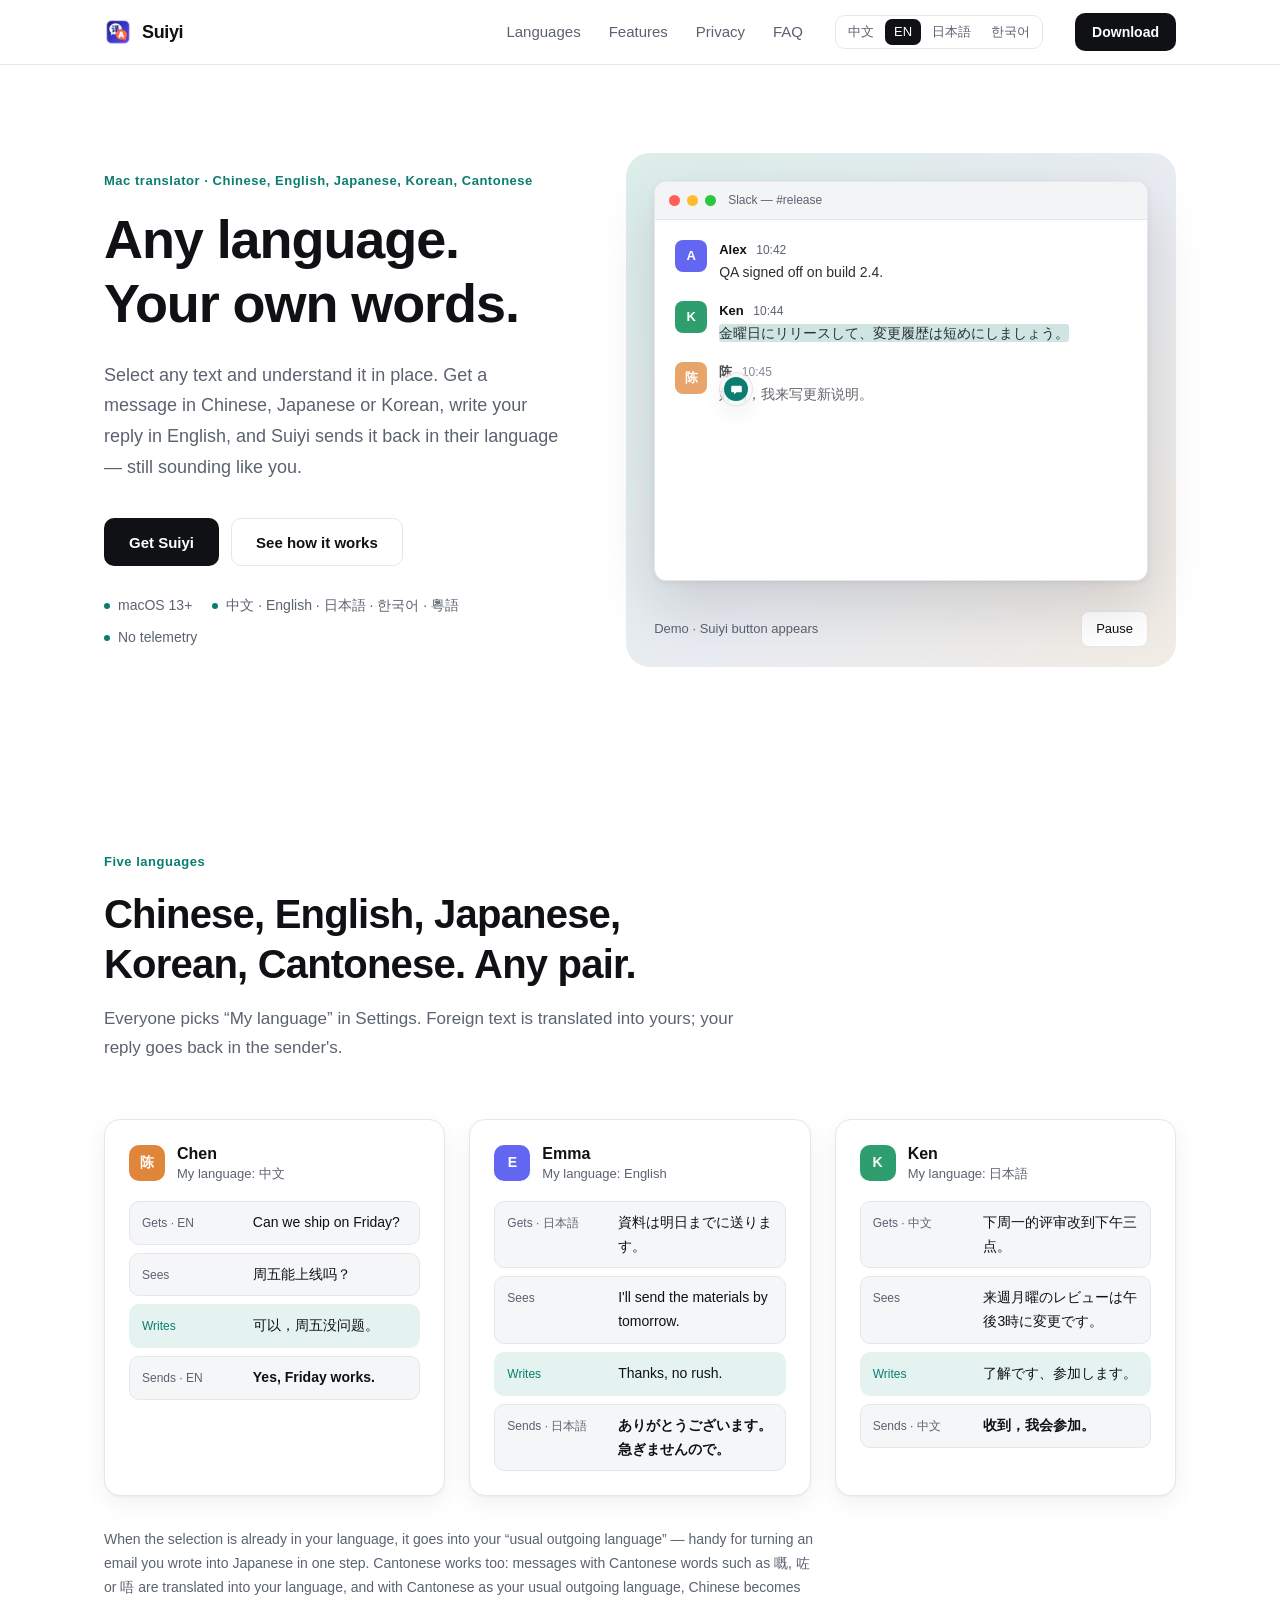
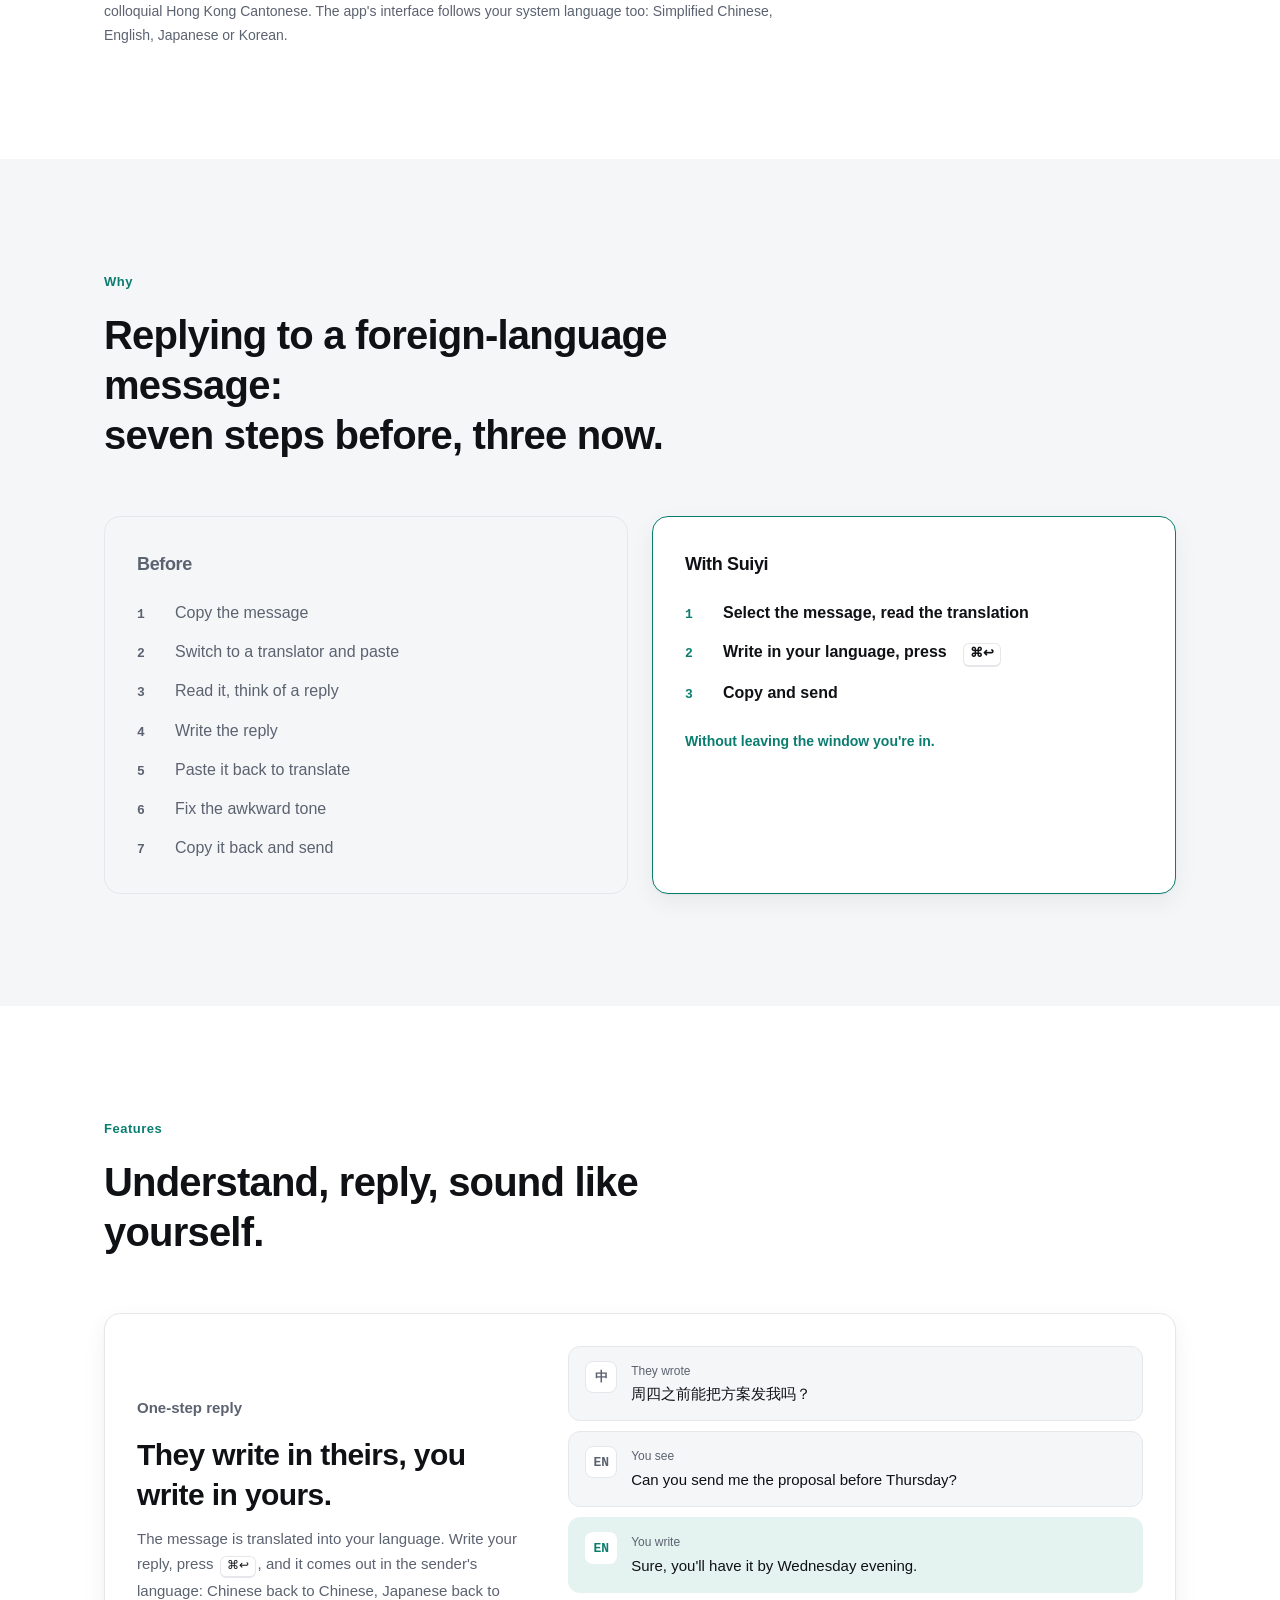
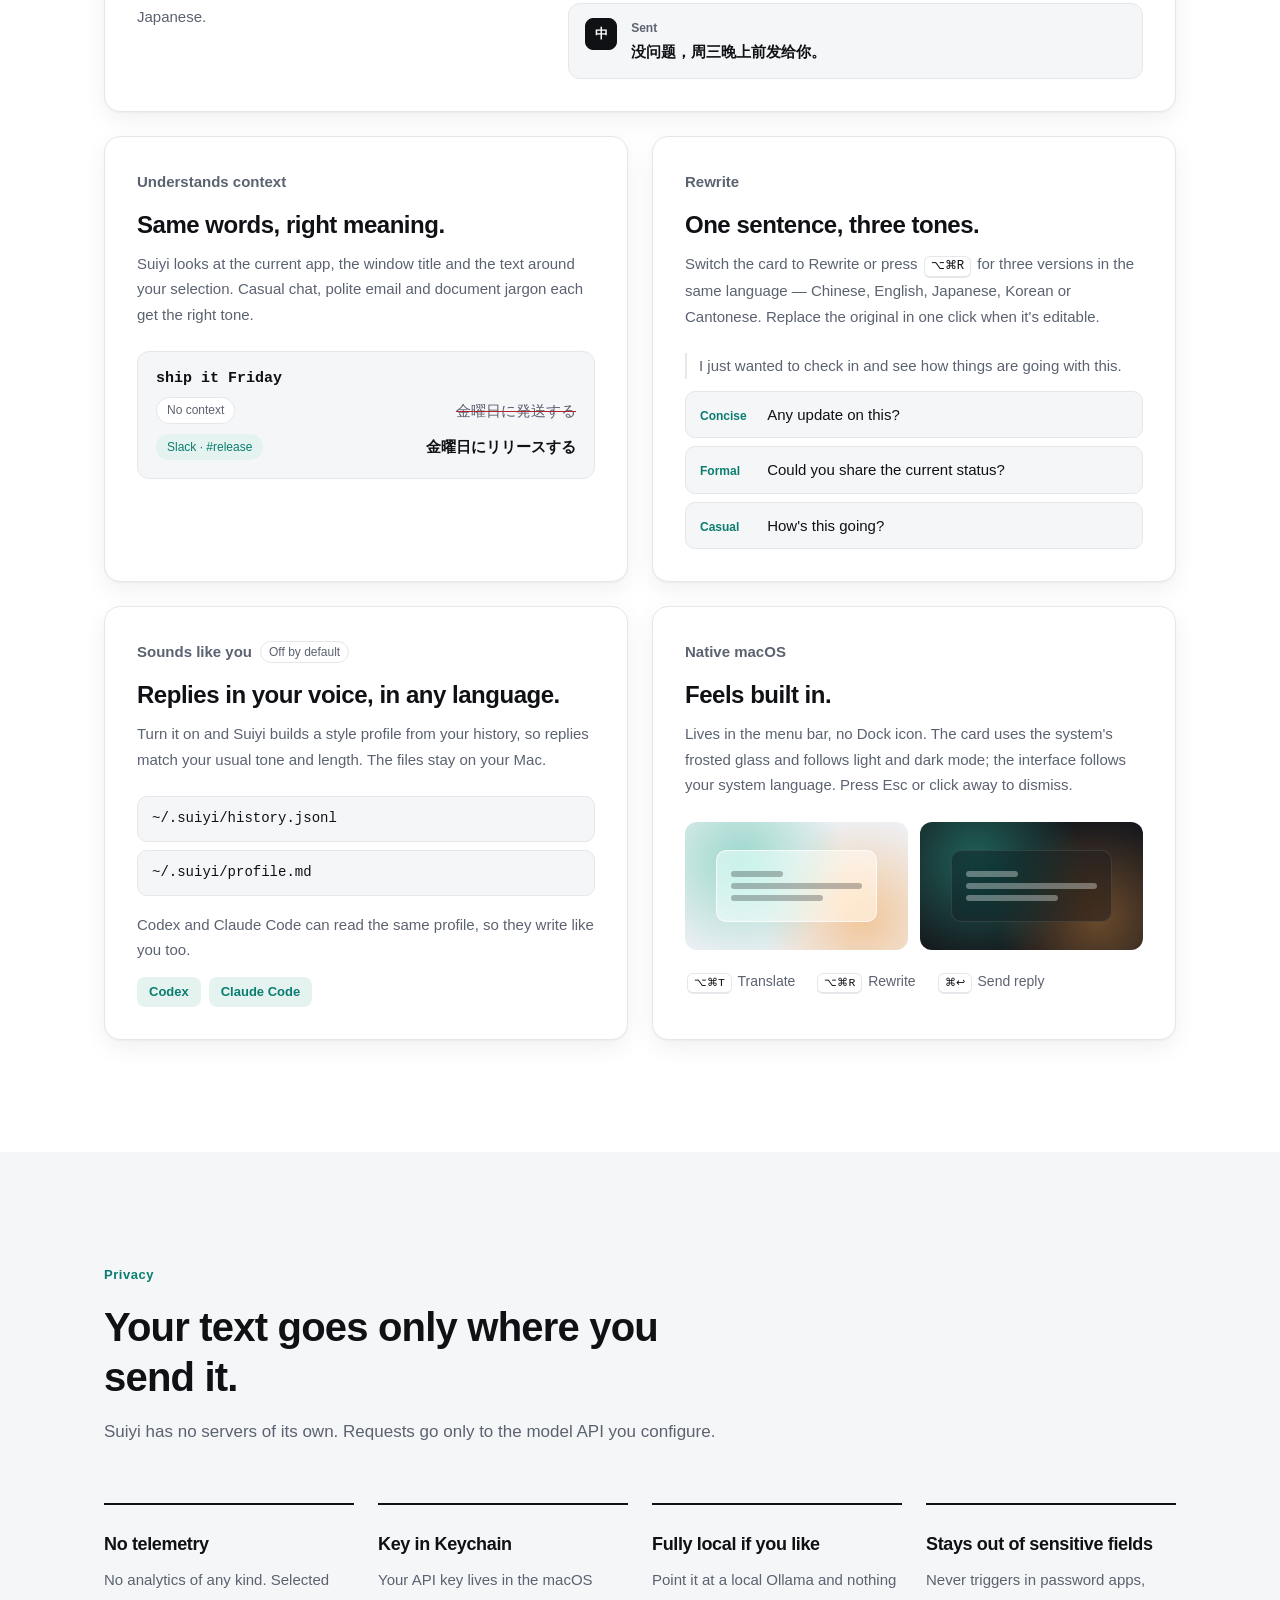
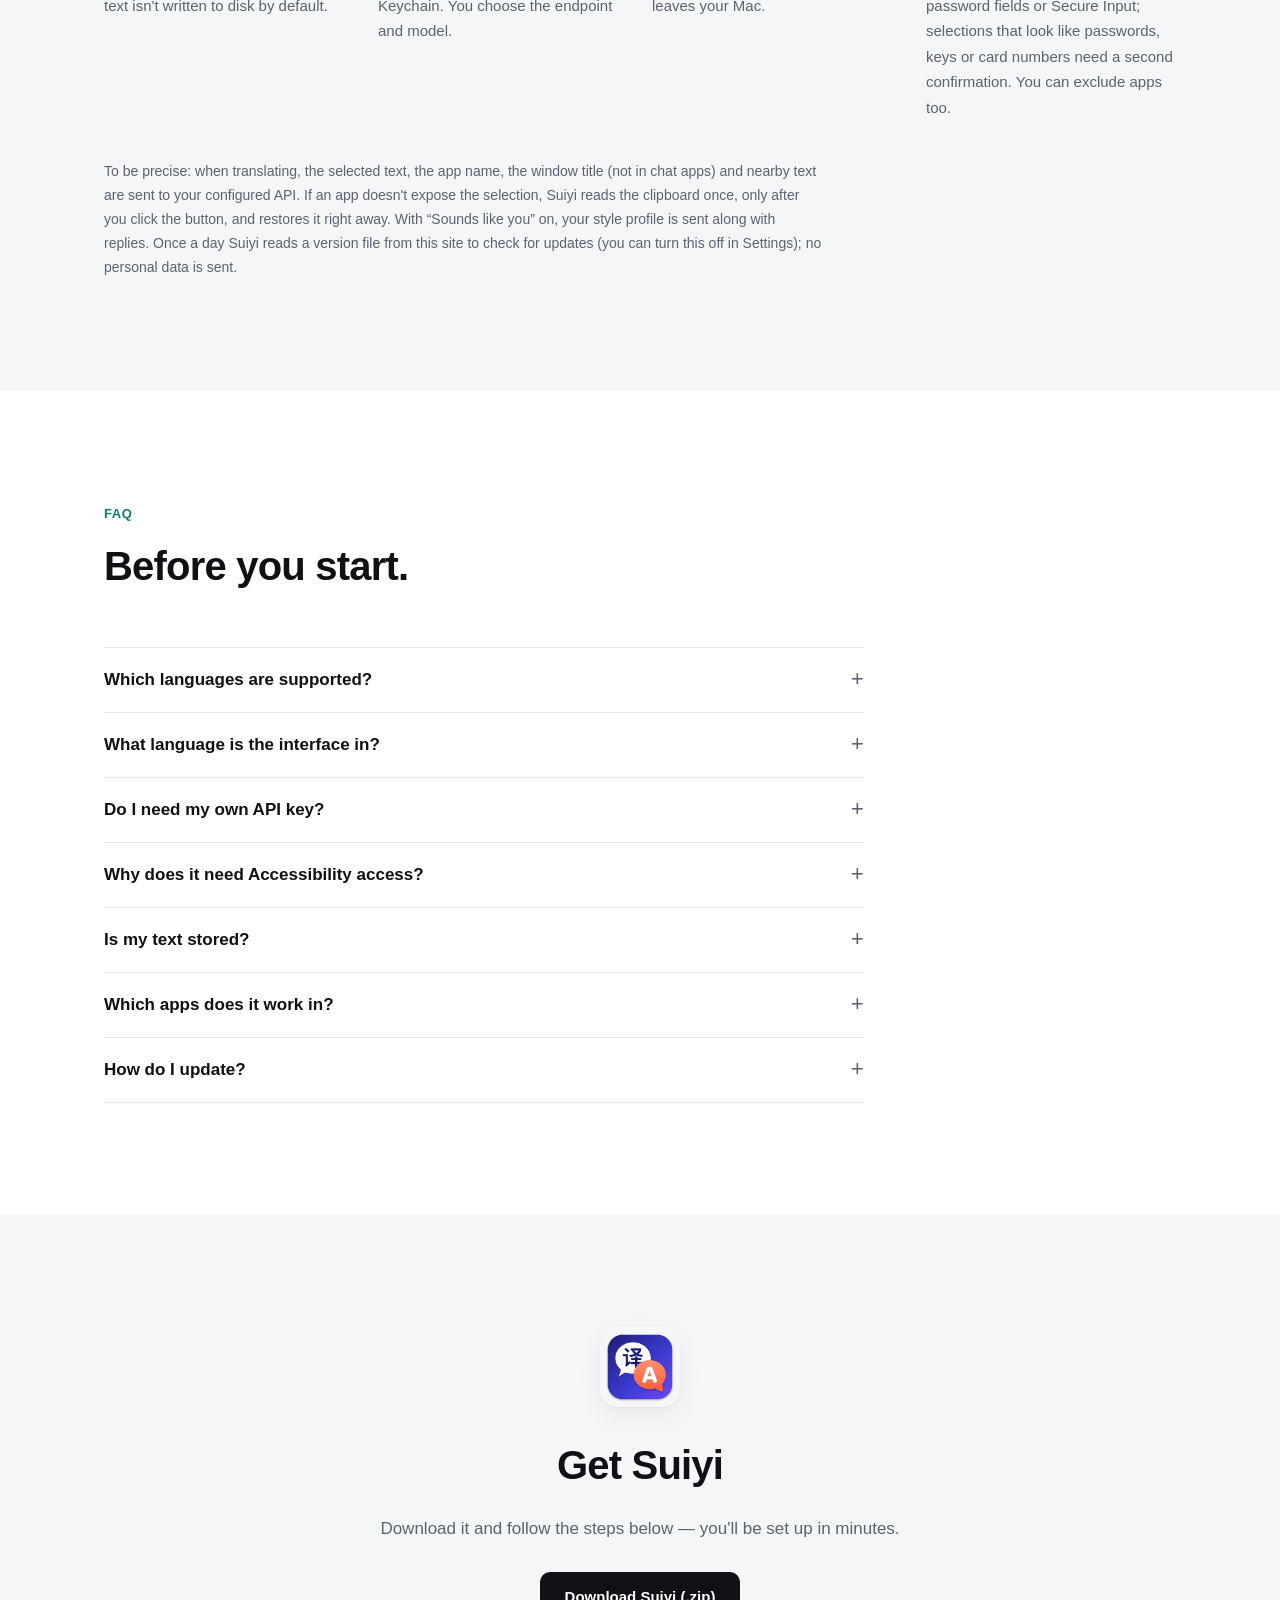
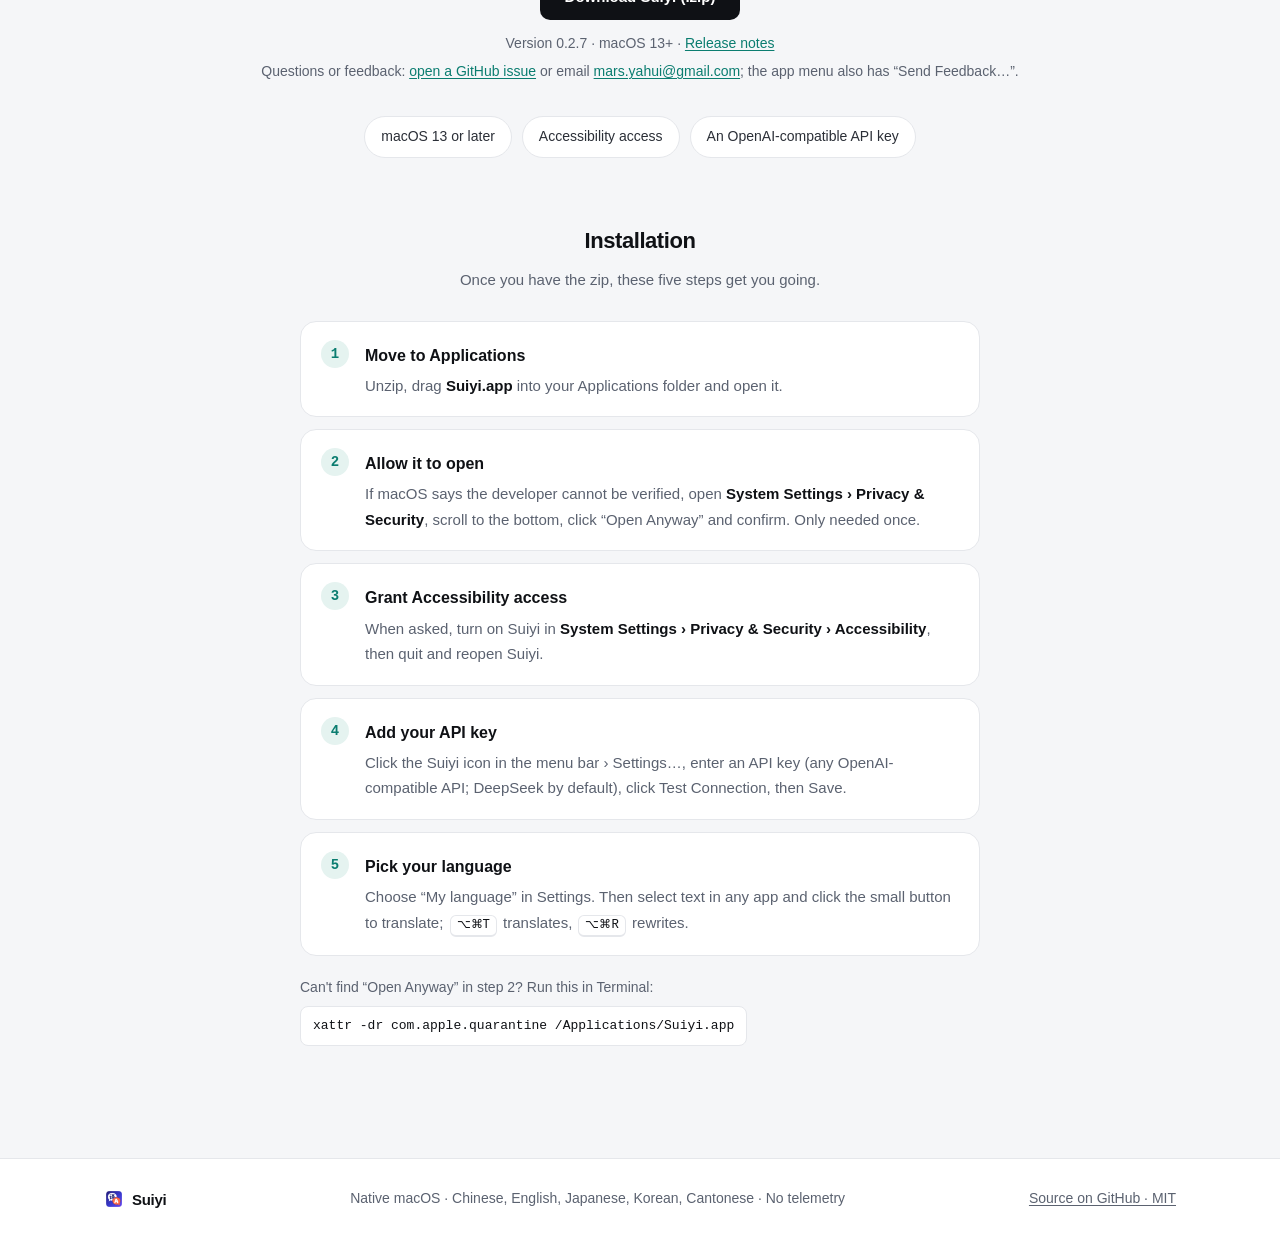
<file: index.html>
<!doctype html>
<html lang="zh-CN">
<head>
  <meta charset="utf-8">
  <meta name="viewport" content="width=device-width, initial-scale=1">
  <script>
    // 首次访问按浏览器语言跳转；手动选过语言后不再跳转。
    (function () {
      try {
        if (localStorage.getItem('suiyi-lang')) return;
        var lang = ((navigator.languages && navigator.languages[0]) || navigator.language || '').toLowerCase();
        if (!lang || lang.indexOf('zh') === 0) return;
        location.replace(lang.indexOf('ja') === 0 ? 'ja/' : lang.indexOf('ko') === 0 ? 'ko/' : 'en/');
      } catch (e) {}
    })();
  </script>
  <meta name="color-scheme" content="light dark">
  <meta name="theme-color" content="#ffffff" media="(prefers-color-scheme: light)">
  <meta name="theme-color" content="#0c0d10" media="(prefers-color-scheme: dark)">
  <title>随译 — Mac 全局翻译助手，中英日韩粤互译</title>
  <meta name="description" content="随译是 Mac 全局翻译助手，住在菜单栏。中英日韩粤任意两两互译：选中任何文字就地看懂；收到外语消息，用母语写回复，译回对方的语言，语气像你。无遥测。">
  <link rel="alternate" hreflang="zh-CN" href="https://mars16881688.github.io/fanyi-site/">
  <link rel="alternate" hreflang="en" href="https://mars16881688.github.io/fanyi-site/en/">
  <link rel="alternate" hreflang="ja" href="https://mars16881688.github.io/fanyi-site/ja/">
  <link rel="alternate" hreflang="ko" href="https://mars16881688.github.io/fanyi-site/ko/">
  <link rel="alternate" hreflang="x-default" href="https://mars16881688.github.io/fanyi-site/">
  <meta property="og:type" content="website">
  <meta property="og:locale" content="zh_CN">
  <meta property="og:title" content="随译 — Mac 全局翻译助手">
  <meta property="og:description" content="中英日韩粤两两互译。用母语读，用母语回，语气像你。原生 macOS，无遥测。">
  <meta property="og:url" content="https://mars16881688.github.io/fanyi-site/">
  <meta property="og:image" content="https://mars16881688.github.io/fanyi-site/assets/icon-512.png">
  <link rel="icon" type="image/png" href="assets/favicon-64.png">
  <link rel="apple-touch-icon" href="assets/apple-touch-icon.png">
  <link rel="stylesheet" href="styles.css">
  <script type="application/ld+json">
{
    "@context": "https://schema.org",
    "@type": "SoftwareApplication",
    "name": "随译 Suiyi",
    "alternateName": [
      "随译",
      "Suiyi"
    ],
    "applicationCategory": "UtilitiesApplication",
    "operatingSystem": "macOS 13 or later",
    "description": "Mac 菜单栏划词翻译工具。中文、英文、日文、韩文、粤语任意两两互译；选中文字就地翻译，用母语写回复再译回对方的语言。免费开源，使用你自己的模型 API Key，无遥测。",
    "url": "https://mars16881688.github.io/fanyi-site/",
    "inLanguage": "zh-CN",
    "image": "https://mars16881688.github.io/fanyi-site/assets/icon-512.png",
    "downloadUrl": "https://github.com/mars16881688/fanyi-site/releases/latest",
    "license": "https://opensource.org/licenses/MIT",
    "isAccessibleForFree": true,
    "offers": {
      "@type": "Offer",
      "price": "0",
      "priceCurrency": "USD"
    },
    "sameAs": [
      "https://github.com/mars16881688/fanyi"
    ]
  }
  </script>
  <script src="main.js" defer></script>
</head>
<body>
  <a class="skip-link" href="#main">跳到正文</a>

  <header class="site-header">
    <nav class="container nav" aria-label="主导航">
      <a class="brand" href="#top"><img src="assets/favicon-64.png" width="28" height="28" alt=""><span>随译</span></a>
      <div class="nav-links">
        <a href="#languages">语言</a>
        <a href="#features">功能</a>
        <a href="#privacy">隐私</a>
        <a href="#faq">问答</a>
      </div>
      <div class="lang-switch" aria-label="语言">
        <a href="./" lang="zh-CN" data-lang="zh" aria-current="page">中文</a>
        <a href="en/" lang="en" data-lang="en">EN</a>
        <a href="ja/" lang="ja" data-lang="ja">日本語</a>
        <a href="ko/" lang="ko" data-lang="ko">한국어</a>
      </div>
      <a class="btn btn-primary btn-sm" href="#get">下载</a>
    </nav>
  </header>

  <main id="main">
    <!-- 首屏 -->
    <section class="hero" id="top" aria-labelledby="hero-title">
      <div class="container hero-grid">
        <div class="hero-copy">
          <p class="eyebrow">Mac 全局翻译助手 · 中英日韩粤互译</p>
          <h1 id="hero-title"><span class="line">外语的工作，</span><span class="line">用母语完成。</span></h1>
          <p class="lede">选中任何文字，就地看懂。收到英文或日文消息，用中文写回复，随译译回对方的语言，语气还像你。</p>
          <div class="hero-actions">
            <a class="btn btn-primary" href="#get">获取随译</a>
            <a class="btn btn-ghost" href="#languages">看看怎么互译</a>
          </div>
          <ul class="hero-meta" aria-label="基本信息">
            <li>macOS 13+</li>
            <li>中文 · English · 日本語 · 한국어 · 粵語</li>
            <li>无遥测</li>
          </ul>
        </div>

        <figure class="hero-visual">
          <div class="mac" id="demo" data-stage="4" role="img"
               data-status="示意动画" data-static="示意图" data-pause="暂停" data-play="播放"
               data-pause-label="暂停示意动画" data-play-label="播放示意动画"
               data-stages="选中前|选中英文句子|出现随译按钮|点一下，直接翻译|完成"
               aria-label="示意：在 Slack 里选中英文句子 Let's ship it Friday，旁边出现随译按钮，弹出毛玻璃窗口，参考 #release 频道上下文，译为「周五上线吧，更新日志写短一点。」">
            <div class="mac-bar" aria-hidden="true">
              <span class="lights"><i></i><i></i><i></i></span>
              <span class="mac-title">Slack — #release</span>
            </div>
            <div class="mac-body" aria-hidden="true">
              <div class="msg">
                <span class="avatar a1">A</span>
                <div><p class="msg-name">Alex <time>10:42</time></p><p>QA signed off on build 2.4.</p></div>
              </div>
              <div class="msg">
                <span class="avatar a2">J</span>
                <div><p class="msg-name">Jordan <time>10:44</time></p><p><mark class="sel">Let's ship it Friday and keep the changelog short.</mark></p></div>
              </div>
              <div class="msg msg-faint">
                <span class="avatar a3">K</span>
                <div><p class="msg-name">Ken <time>10:45</time></p><p>了解です。リリースノートを書きます。</p></div>
              </div>

              <div class="pill"><span class="pill-mark"><svg viewBox="0 0 16 16" width="13" height="13" aria-hidden="true"><path d="M3 3.5h10a1.5 1.5 0 0 1 1.5 1.5v5A1.5 1.5 0 0 1 13 11.5H8l-3 2.5v-2.5H3A1.5 1.5 0 0 1 1.5 10V5A1.5 1.5 0 0 1 3 3.5Z" fill="currentColor"/></svg></span></div>

              <div class="pop">
                <div class="pop-head">
                  <span class="pop-tabs"><b>翻译</b><span>改写</span></span>
                  <span class="pop-ctx">参考：Slack · #release</span>
                </div>
                <p class="pop-src">Let's ship it Friday and keep the changelog short.</p>
                <p class="pop-out"><span id="demo-text">周五上线吧，更新日志写短一点。</span><span class="caret"></span></p>
                <div class="pop-actions"><span>复制译文</span><span class="pop-reply">用中文回复</span></div>
              </div>
            </div>
          </div>
          <figcaption class="demo-bar">
            <span class="demo-status" id="demo-status">示意动画</span>
            <button class="demo-toggle" id="demo-toggle" type="button" hidden>暂停</button>
          </figcaption>
        </figure>
      </div>
    </section>

    <!-- 语言 -->
    <section class="section" id="languages" aria-labelledby="languages-title">
      <div class="container">
        <div class="section-head">
          <p class="eyebrow">五种语言</p>
          <h2 id="languages-title">中英日韩粤，两两互译。</h2>
          <p class="section-sub">每个人在设置里选「我的语言」。外语一律译成你的语言；回复时，再译回对方的语言。</p>
        </div>
        <ul class="people">
          <li class="person">
            <div class="person-head"><span class="avatar a2">陈</span><div><p class="person-name">陈</p><p class="person-lang">我的语言：中文</p></div></div>
            <ol class="flow-list">
              <li><span class="k">收到 · EN</span><span class="v" lang="en">Can we ship on Friday?</span></li>
              <li><span class="k">看到</span><span class="v">周五能上线吗？</span></li>
              <li class="mine"><span class="k">我写</span><span class="v">可以，周五没问题。</span></li>
              <li class="out"><span class="k">发出 · EN</span><span class="v" lang="en">Yes, Friday works.</span></li>
            </ol>
          </li>
          <li class="person">
            <div class="person-head"><span class="avatar a1">E</span><div><p class="person-name">Emma</p><p class="person-lang">我的语言：English</p></div></div>
            <ol class="flow-list">
              <li><span class="k">收到 · 日本語</span><span class="v" lang="ja">資料は明日までに送ります。</span></li>
              <li><span class="k">看到</span><span class="v" lang="en">I'll send the materials by tomorrow.</span></li>
              <li class="mine"><span class="k">我写</span><span class="v" lang="en">Thanks, no rush.</span></li>
              <li class="out"><span class="k">发出 · 日本語</span><span class="v" lang="ja">ありがとうございます。急ぎませんので。</span></li>
            </ol>
          </li>
          <li class="person">
            <div class="person-head"><span class="avatar a3">K</span><div><p class="person-name">Ken</p><p class="person-lang">我的语言：日本語</p></div></div>
            <ol class="flow-list">
              <li><span class="k">收到 · 中文</span><span class="v">下周一的评审改到下午三点。</span></li>
              <li><span class="k">看到</span><span class="v" lang="ja">来週月曜のレビューは午後3時に変更です。</span></li>
              <li class="mine"><span class="k">我写</span><span class="v" lang="ja">了解です、参加します。</span></li>
              <li class="out"><span class="k">发出 · 中文</span><span class="v">收到，我会参加。</span></li>
            </ol>
          </li>
        </ul>
        <p class="fineprint">选中的已经是你的语言时，译成你的「常用对外语言」，比如中文写好的邮件一键译成英文。粤语也行：带「嘅、咗、唔」的粤语消息会译成普通话；「常用对外语言」选粤语，中文就译成港式粤语口语。界面同样跟随系统，支持简体中文、English、日本語、한국어。</p>
      </div>
    </section>

    <!-- 为什么：前后对比 -->
    <section class="section section-alt" id="why" aria-labelledby="why-title">
      <div class="container">
        <div class="section-head">
          <p class="eyebrow">为什么</p>
          <h2 id="why-title">回一条外语消息，<br>以前七步，现在三步。</h2>
        </div>
        <div class="compare">
          <div class="compare-col compare-before">
            <h3>以前</h3>
            <ol>
              <li>复制原文</li>
              <li>切到翻译网页，粘贴</li>
              <li>读译文，想怎么回</li>
              <li>写好中文</li>
              <li>再贴进去译成对方的语言</li>
              <li>改掉生硬的语气</li>
              <li>复制回去，发送</li>
            </ol>
          </div>
          <div class="compare-col compare-after">
            <h3>用随译</h3>
            <ol>
              <li>选中原文，读译文</li>
              <li>用中文写回复，按 <kbd>⌘↩</kbd></li>
              <li>复制，发送</li>
            </ol>
            <p class="compare-note">全程不离开当前窗口。</p>
          </div>
        </div>
      </div>
    </section>

    <!-- 功能 -->
    <section class="section" id="features" aria-labelledby="features-title">
      <div class="container">
        <div class="section-head">
          <p class="eyebrow">功能</p>
          <h2 id="features-title">看懂、回复、写得像你。</h2>
        </div>

        <!-- 一键回复 -->
        <article class="feature feature-wide">
          <div class="feature-text">
            <p class="tag">一键回复</p>
            <h3>对方写外语，你写中文。</h3>
            <p>外语消息先译成中文。你用中文写回复，按 <kbd>⌘↩</kbd>，译回对方的语言：英文消息回英文，日文消息回日文。</p>
          </div>
          <div class="reply-flow" aria-label="一键回复流程示例">
            <div class="rf-row"><span class="rf-lang">JA</span><p><span class="rf-label">对方</span><span lang="ja">明日の打ち合わせ、15時からに変更できますか？</span></p></div>
            <div class="rf-row"><span class="rf-lang">中</span><p><span class="rf-label">译文</span>明天的会可以改到下午三点吗？</p></div>
            <div class="rf-row rf-me"><span class="rf-lang">中</span><p><span class="rf-label">我写</span>可以，三点见。</p></div>
            <div class="rf-row rf-out"><span class="rf-lang">JA</span><p><span class="rf-label">发出</span><span lang="ja">大丈夫です。15時にお会いしましょう。</span></p></div>
          </div>
        </article>

        <div class="feature-grid">
          <!-- 上下文 -->
          <article class="feature">
            <p class="tag">懂上下文</p>
            <h3>同一个词，按场景译。</h3>
            <p>翻译时参考当前 App、窗口标题和选中文字前后的内容。聊天里的口语、邮件里的客套、文档里的术语，各按各的译。</p>
            <div class="ctx" aria-label="上下文翻译示例">
              <p class="ctx-src">ship it Friday</p>
              <div class="ctx-row"><span class="ctx-chip">无上下文</span><span class="ctx-bad">周五把它运走</span></div>
              <div class="ctx-row"><span class="ctx-chip ctx-on">Slack · #release</span><span class="ctx-good">周五上线</span></div>
            </div>
          </article>

          <!-- 改写 -->
          <article class="feature">
            <p class="tag">改写</p>
            <h3>一句话，三种口吻。</h3>
            <p>在卡片顶部切到「改写」或按 <kbd>⌥⌘R</kbd>，同语言给出三个版本，中英日韩粤都行。原文可编辑时，一键替换。</p>
            <p class="rw-src">我想问一下这个事情现在进展怎么样了。</p>
            <ul class="rewrite" aria-label="三个改写版本">
              <li><span>简洁</span>这件事进展如何？</li>
              <li><span>正式</span>请问该事项目前进展如何？</li>
              <li><span>口语</span>那件事现在咋样了？</li>
            </ul>
          </article>

          <!-- 个人风格 -->
          <article class="feature">
            <p class="tag">像你写的 <span class="badge">默认关闭</span></p>
            <h3>发出去的回复，也是你的口吻。</h3>
            <p>主动开启后，随译从你的历史里整理出一份风格档案，回复贴近你平时的语气和长度。文件只存在本机。</p>
            <div class="files" aria-label="本机文件">
              <code>~/.suiyi/history.jsonl</code>
              <code>~/.suiyi/profile.md</code>
            </div>
            <p class="agents-note">Codex 和 Claude Code 也能读取这份档案，代你写作时同样像你。</p>
            <div class="agents"><span>Codex</span><span>Claude Code</span></div>
          </article>

          <!-- 原生 -->
          <article class="feature">
            <p class="tag">原生 macOS</p>
            <h3>像系统自带的一样。</h3>
            <p>只住在菜单栏，没有 Dock 图标。弹窗用系统毛玻璃，跟随浅色、深色；界面跟随系统语言。不用时按 Esc 或点外面就收起。</p>
            <div class="glass-duo" aria-hidden="true">
              <div class="glass-sample gs-light"><div class="gs-card"><i></i><i></i><i></i></div></div>
              <div class="glass-sample gs-dark"><div class="gs-card"><i></i><i></i><i></i></div></div>
            </div>
            <ul class="keys" aria-label="快捷键">
              <li><kbd>⌥⌘T</kbd> 翻译</li>
              <li><kbd>⌥⌘R</kbd> 改写</li>
              <li><kbd>⌘↩</kbd> 生成回复</li>
            </ul>
          </article>
        </div>
      </div>
    </section>

    <!-- 隐私 -->
    <section class="section section-alt" id="privacy" aria-labelledby="privacy-title">
      <div class="container">
        <div class="section-head">
          <p class="eyebrow">隐私</p>
          <h2 id="privacy-title">你的文字，只去你选的地方。</h2>
          <p class="section-sub">随译没有自己的服务器。请求只发往你配置的模型接口。</p>
        </div>
        <ul class="privacy">
          <li><h3>无遥测</h3><p>不收集任何统计数据。默认不把选中文字写入磁盘。</p></li>
          <li><h3>Key 在钥匙串</h3><p>API Key 存在 macOS 钥匙串，接口和模型由你决定。</p></li>
          <li><h3>可以全在本机</h3><p>接本地 Ollama，请求不出你的 Mac。</p></li>
          <li><h3>敏感处不触发</h3><p>密码类应用、密码框和安全输入状态下不弹出；选中内容像密码、密钥或卡号时，要再确认一次才发送。也可按 App 排除。</p></li>
        </ul>
        <p class="fineprint">说清楚：翻译时，选中文字、当前 App 名、窗口标题（聊天 App 不发）和附近文字会发送到你配置的接口。少数 App 不提供选中文字时，你点了按钮，随译才临时读一次剪贴板，随即恢复原内容。开启「像你写的」后，风格档案会随回复请求一起发送。随译每天读取一次本站的版本文件来检查更新（可在设置里关闭），不发送任何个人数据。</p>
      </div>
    </section>

    <!-- 问答 -->
    <section class="section" id="faq" aria-labelledby="faq-title">
      <div class="container">
        <div class="section-head">
          <p class="eyebrow">问答</p>
          <h2 id="faq-title">用之前，你可能想知道。</h2>
        </div>
        <div class="faq">
          <details>
            <summary>支持哪些语言？</summary>
            <p>中文、英文、日文、韩文、粤语任意两两互译。在设置里选「我的语言」：外语译成你的语言，你的语言译成「常用对外语言」，回复译回对方的语言。法文、德文等其他语言也能译成你的语言。</p>
          </details>
          <details>
            <summary>界面是什么语言？</summary>
            <p>跟随 macOS 系统语言，支持简体中文、English、日本語、한국어；其他系统语言显示英文。</p>
          </details>
          <details>
            <summary>需要自己的 API Key 吗？</summary>
            <p>需要。任何 OpenAI 兼容接口都行，默认 DeepSeek，也可以用 OpenAI、OpenRouter 或本地 Ollama。调用费用由你的服务商按量收取。</p>
          </details>
          <details>
            <summary>为什么要辅助功能权限？</summary>
            <p>读取你选中的文字、把改写结果替换回原位置，都需要这个 macOS 系统权限。没有它，随译无法工作。</p>
          </details>
          <details>
            <summary>我的文字会被保存吗？</summary>
            <p>默认不会。只有主动开启「像你写的」，历史和风格档案才会保存在本机 <code>~/.suiyi</code>，随时可以删除。</p>
          </details>
          <details>
            <summary>哪些 App 里能用？</summary>
            <p>大多数能选中文字的 App 都能用，包括浏览器、Slack、钉钉和邮件。终端和代码编辑器里常有密钥，默认不启用，需要时在 设置 › 安全 中打开。不想触发的 App 可以在设置里排除。</p>
          </details>
          <details>
            <summary>怎么更新？</summary>
            <p>有新版本时随译会提示，点「立即更新」即可：自动下载、校验签名后替换并重新打开，设置和授权都会保留。也可以在菜单里点「检查更新…」。0.2.4 及更早的版本需要先手动下载一次 0.2.5。</p>
          </details>
        </div>
      </div>
    </section>

    <!-- 获取 -->
    <section class="section section-alt get" id="get" aria-labelledby="get-title">
      <div class="container get-inner">
        <img class="get-icon" src="assets/icon-512.png" width="80" height="80" alt="随译应用图标">
        <h2 id="get-title">获取随译</h2>
        <p class="section-sub">下载后照下面的步骤安装，几分钟就能用上。</p>
        <a class="btn btn-primary get-mail" href="https://github.com/mars16881688/fanyi-site/releases/latest/download/Suiyi.zip">下载随译（.zip）</a>
        <p class="get-meta">版本 0.2.7 · macOS 13+ · <a href="https://github.com/mars16881688/fanyi-site/releases/latest">更新说明</a></p>
        <p class="get-meta">问题和建议：<a href="https://github.com/mars16881688/fanyi-site/issues/new?template=feedback.md">在 GitHub 提交反馈</a> 或发邮件 <a href="mailto:mars.yahui@gmail.com?subject=%E9%9A%8F%E8%AF%91%E5%8F%8D%E9%A6%88">mars.yahui@gmail.com</a>；App 菜单里也有「反馈…」。</p>
        <ul class="reqs" aria-label="使用要求">
          <li>macOS 13 或更高</li>
          <li>授予辅助功能权限</li>
          <li>自备 OpenAI 兼容 API Key</li>
        </ul>
        <div class="install" id="install">
          <h3>安装步骤</h3>
          <p class="install-sub">下载压缩包后，照着做一遍就能用。</p>
          <ol class="install-steps">
            <li><span class="step-n">1</span><div><h4>拖进「应用程序」</h4><p>解压后把 <b>Suiyi.app</b> 拖进「应用程序」文件夹，双击打开。</p></div></li>
            <li><span class="step-n">2</span><div><h4>允许打开</h4><p>系统提示「无法验证开发者」时，打开 <b>系统设置 › 隐私与安全性</b>，滚动到底部点「仍要打开」，再确认一次。只需做一次。</p></div></li>
            <li><span class="step-n">3</span><div><h4>授予辅助功能权限</h4><p>按提示打开 <b>系统设置 › 隐私与安全性 › 辅助功能</b> 里的「随译」，然后退出随译再打开一次。</p></div></li>
            <li><span class="step-n">4</span><div><h4>填写 API Key</h4><p>点菜单栏的随译图标 › 设置…，填写 API Key（任意 OpenAI 兼容接口，默认 DeepSeek），点「测试连接」，再点「保存」。</p></div></li>
            <li><span class="step-n">5</span><div><h4>选择我的语言</h4><p>在设置里选「我的语言」。之后在任何 App 里选中文字，点旁边的小按钮即可翻译；<kbd>⌥⌘T</kbd> 翻译，<kbd>⌥⌘R</kbd> 改写。</p></div></li>
          </ol>
          <p class="install-fallback">第 2 步找不到「仍要打开」？在「终端」运行：<br><code>xattr -dr com.apple.quarantine /Applications/Suiyi.app</code></p>
        </div>
      </div>
    </section>
  </main>

  <footer class="site-footer">
    <div class="container footer-inner">
      <span class="brand brand-sm"><img src="assets/favicon-64.png" width="20" height="20" alt="">随译</span>
      <span>原生 macOS · 中英日韩粤互译 · 无遥测</span>
      <a class="footer-link" href="https://github.com/mars16881688/fanyi">GitHub 源码 · MIT 开源</a>
    </div>
  </footer>
</body>
</html>
</file>
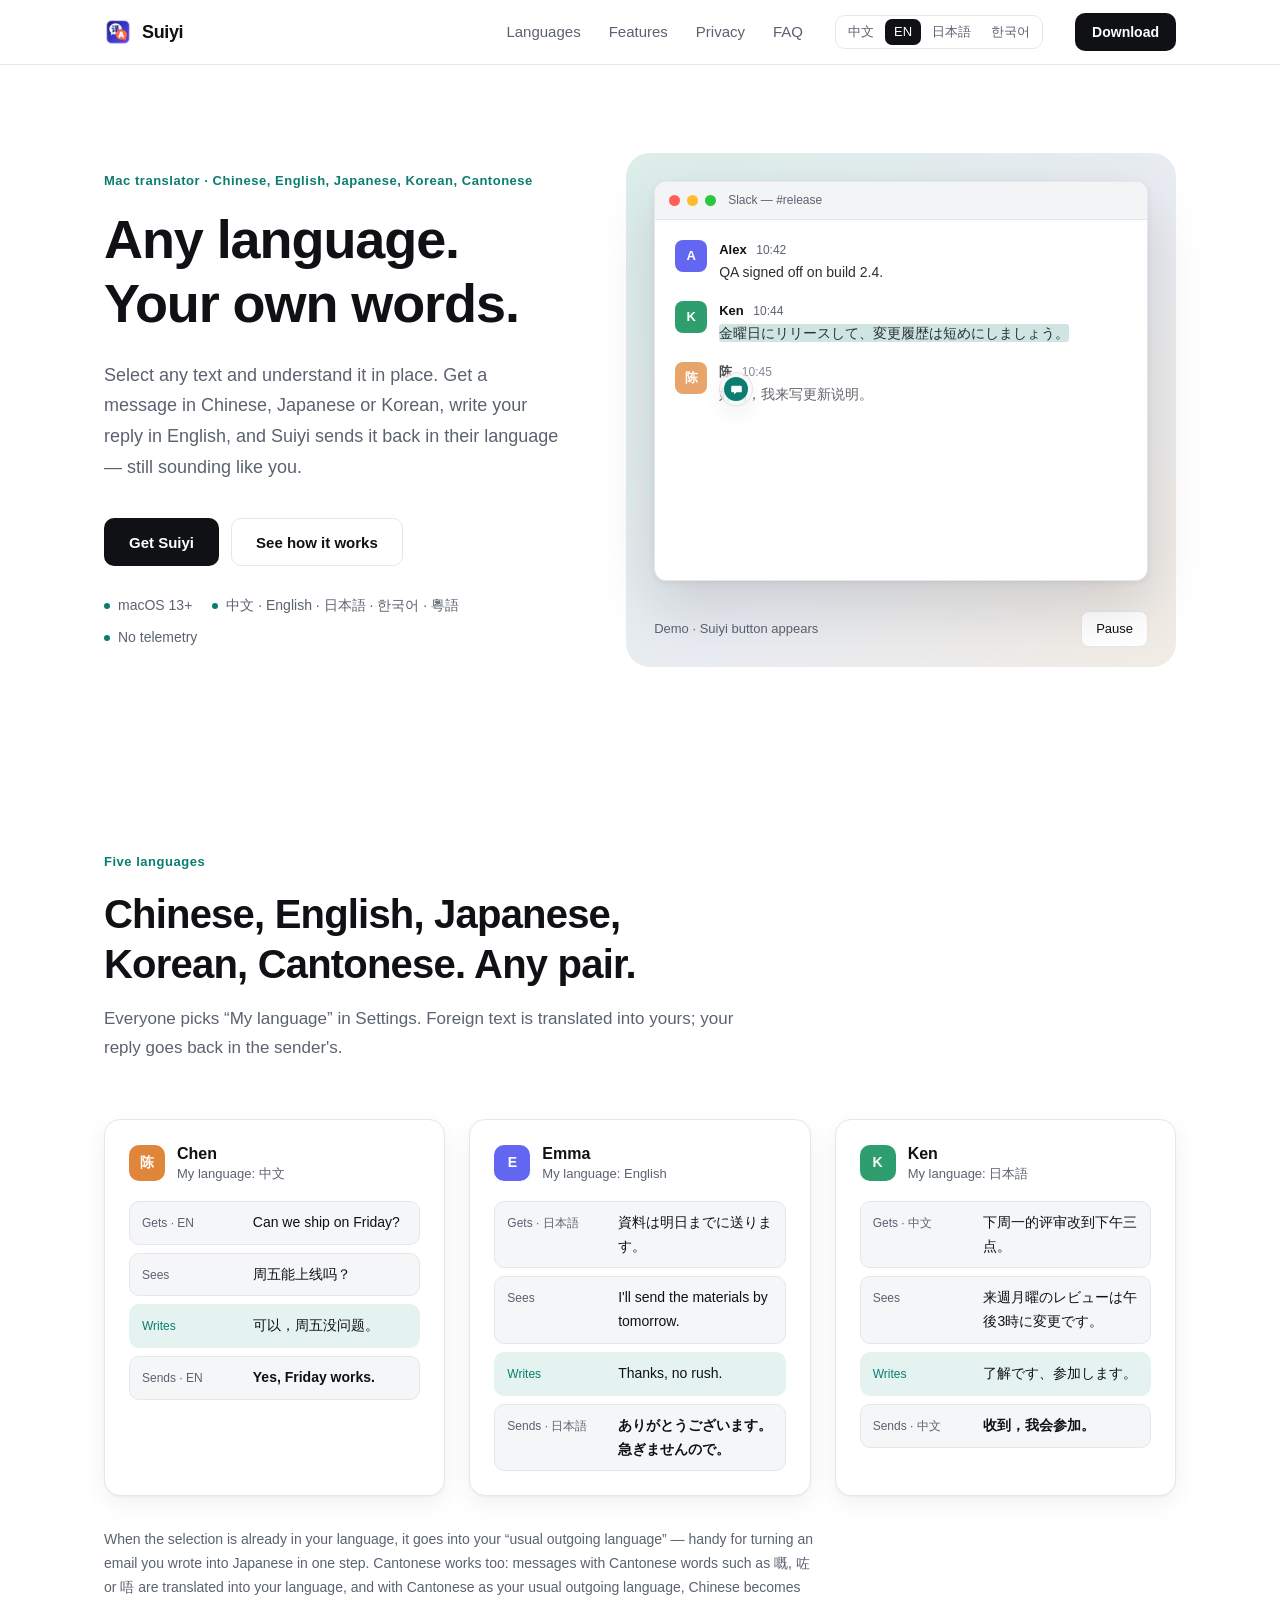
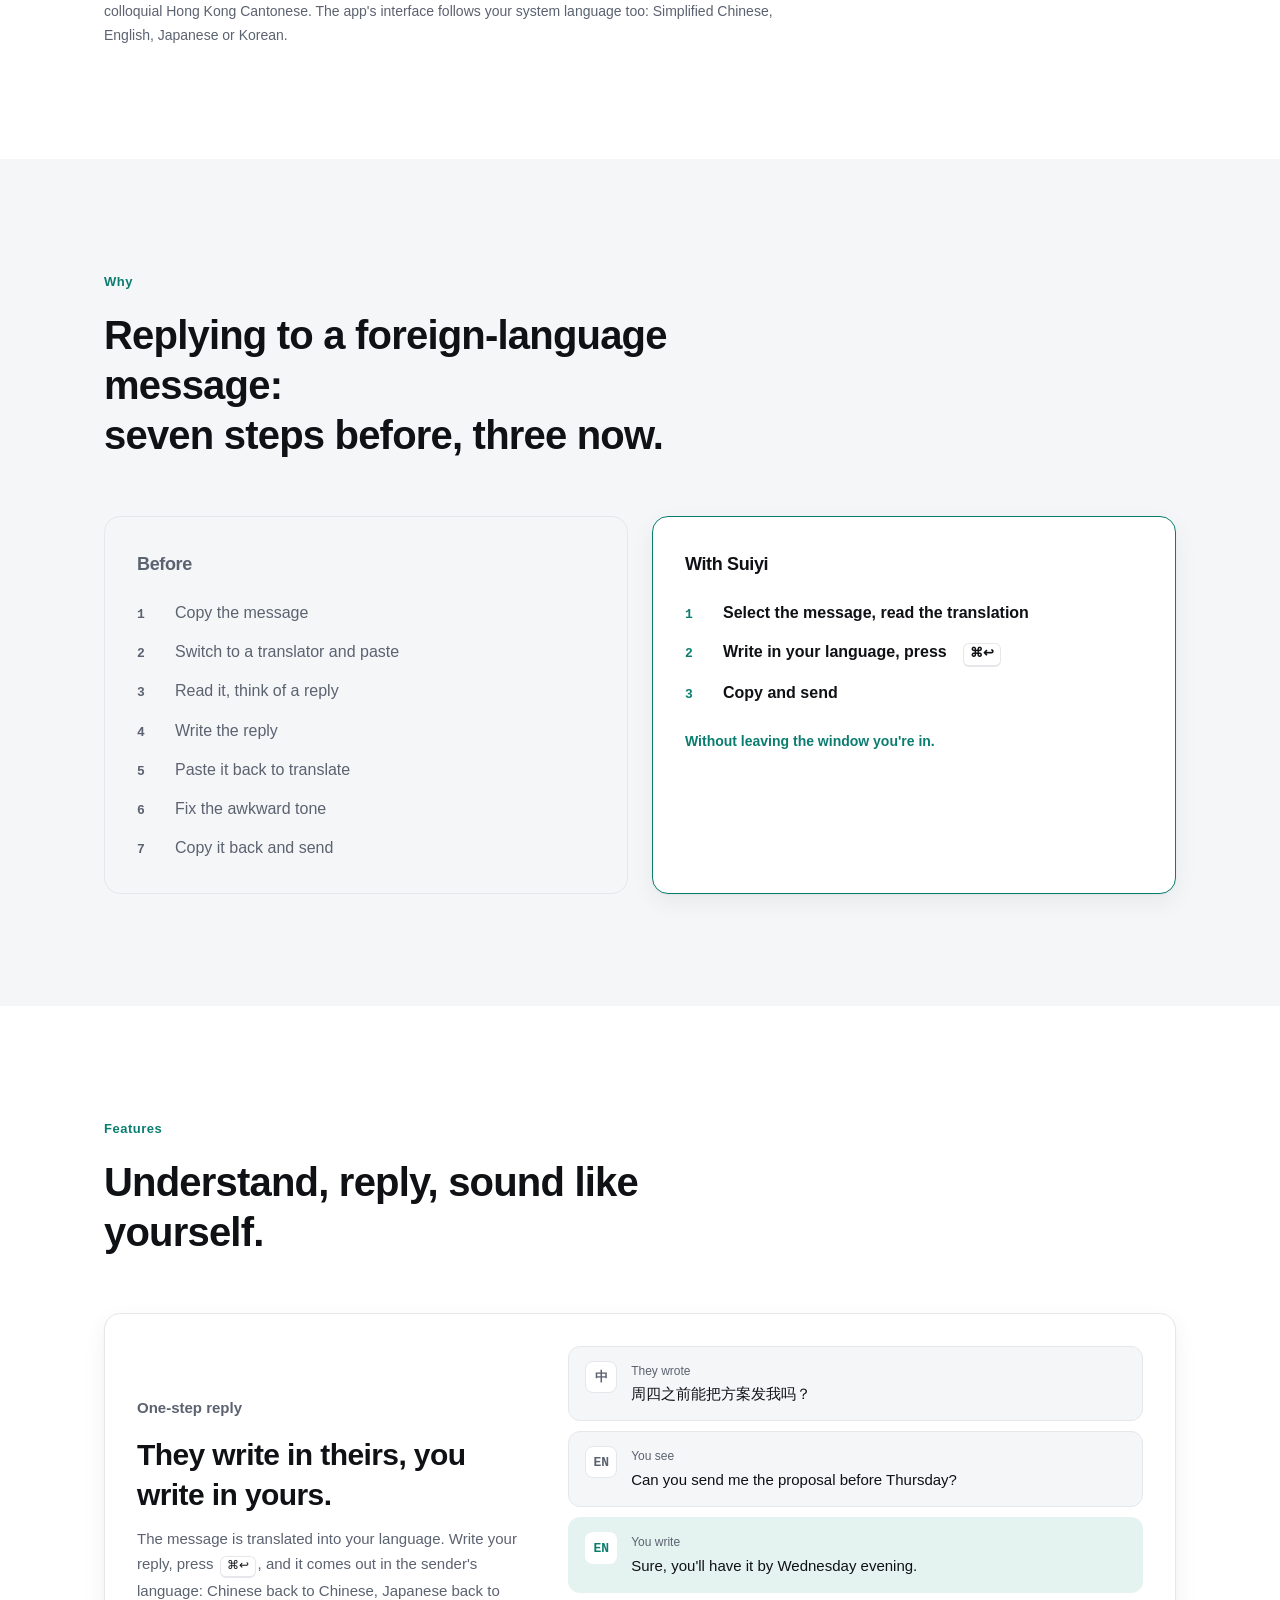
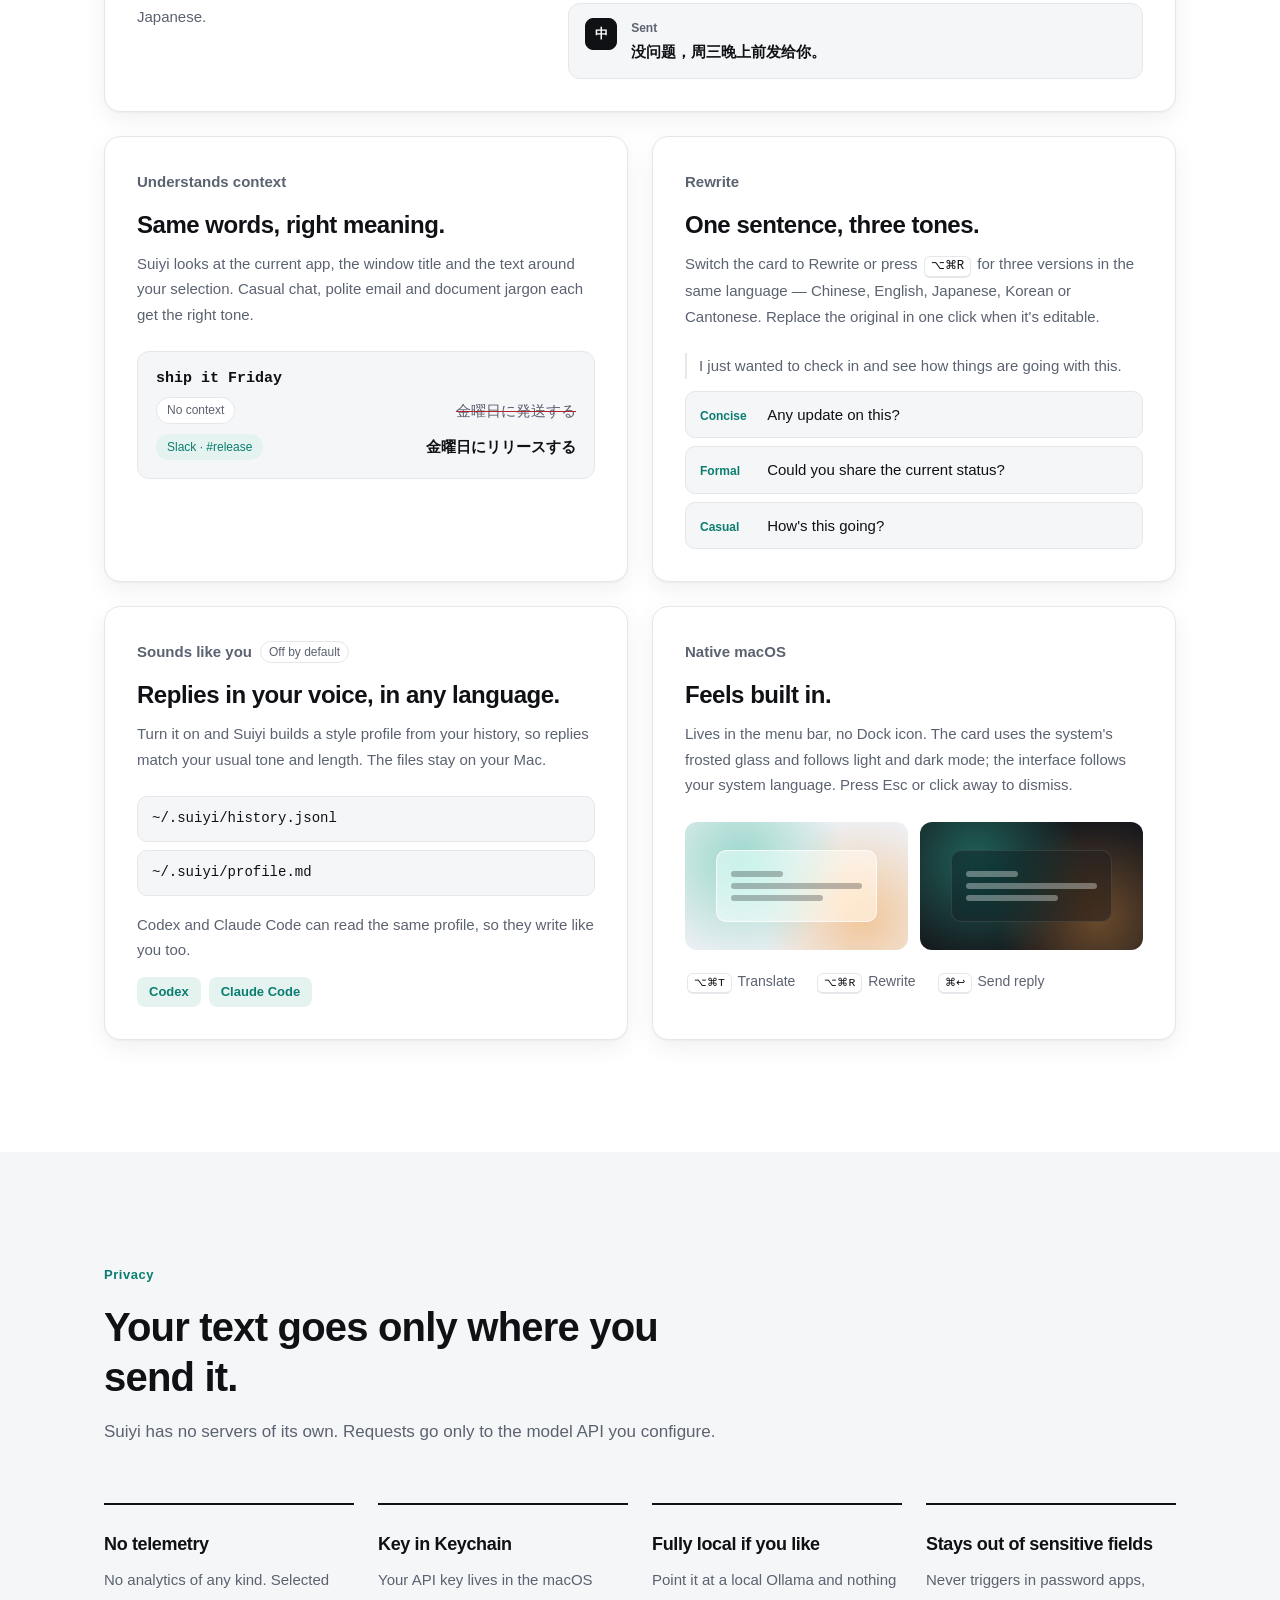
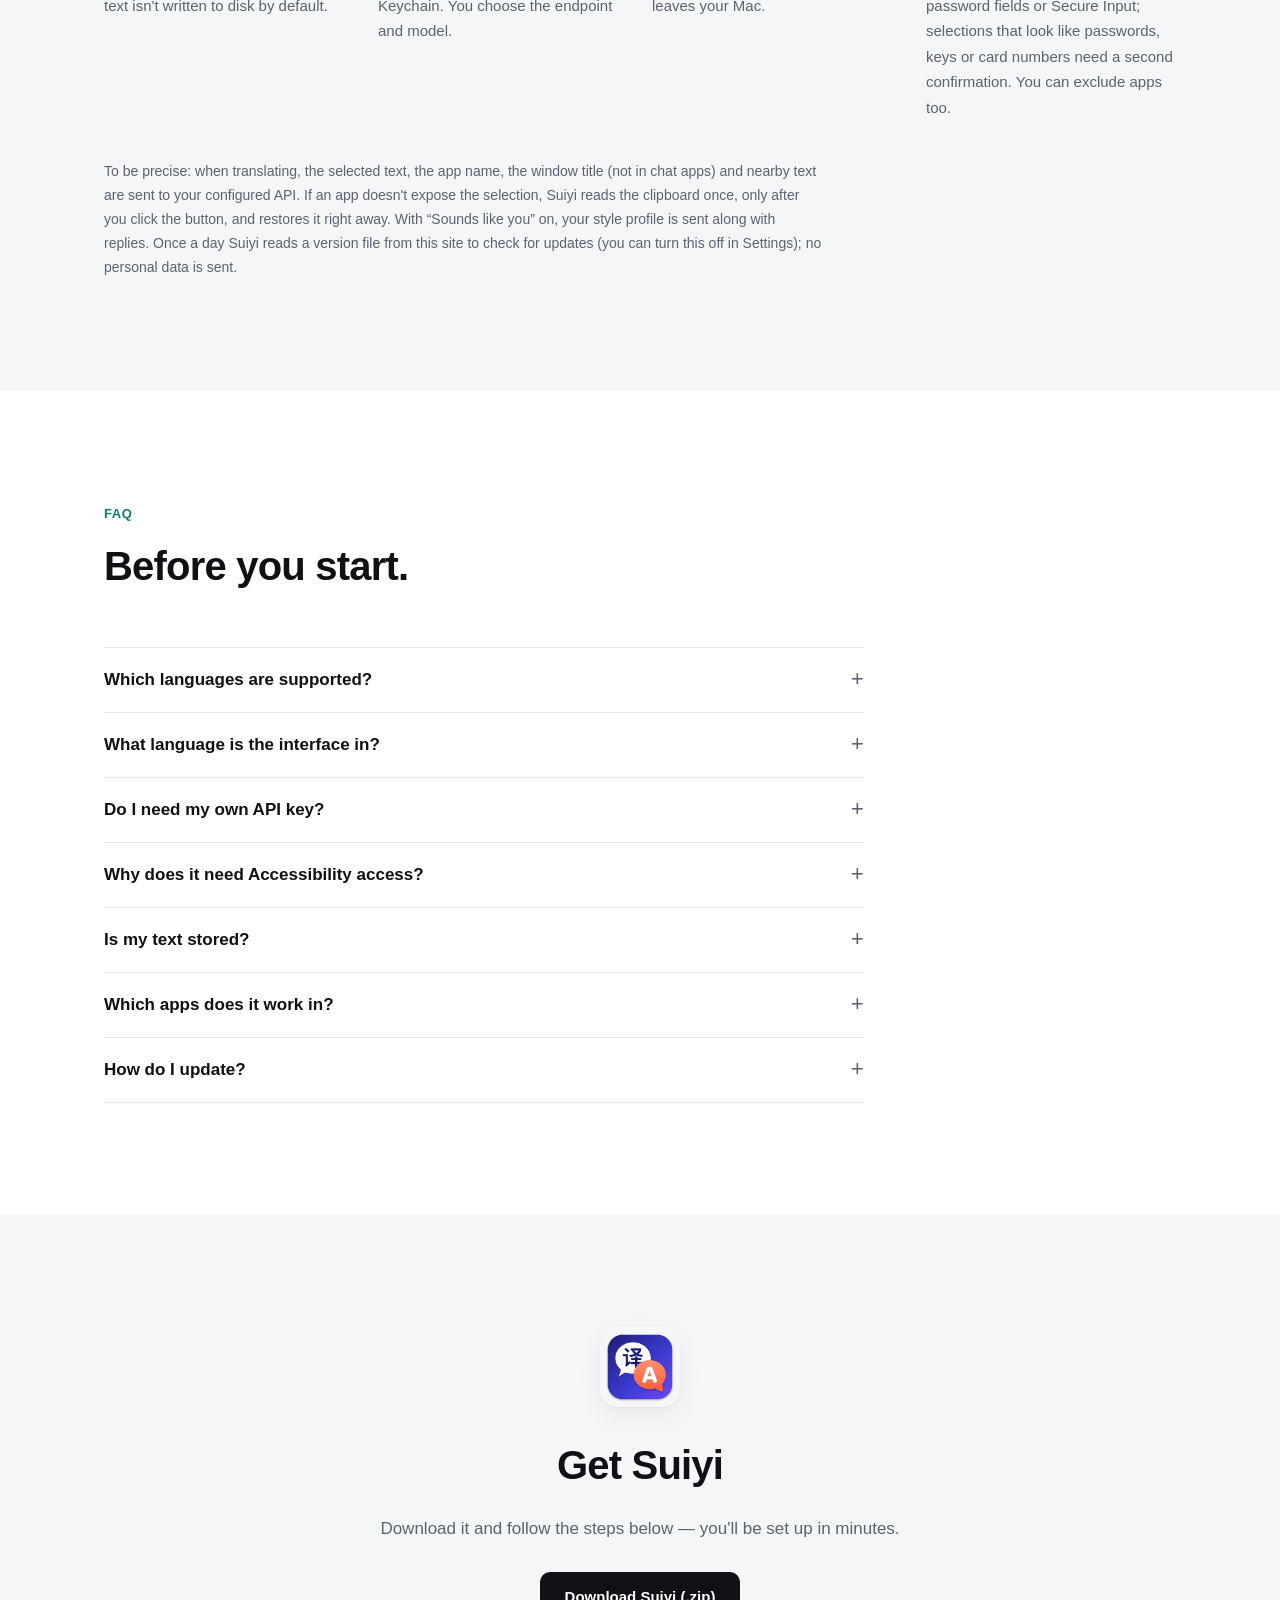
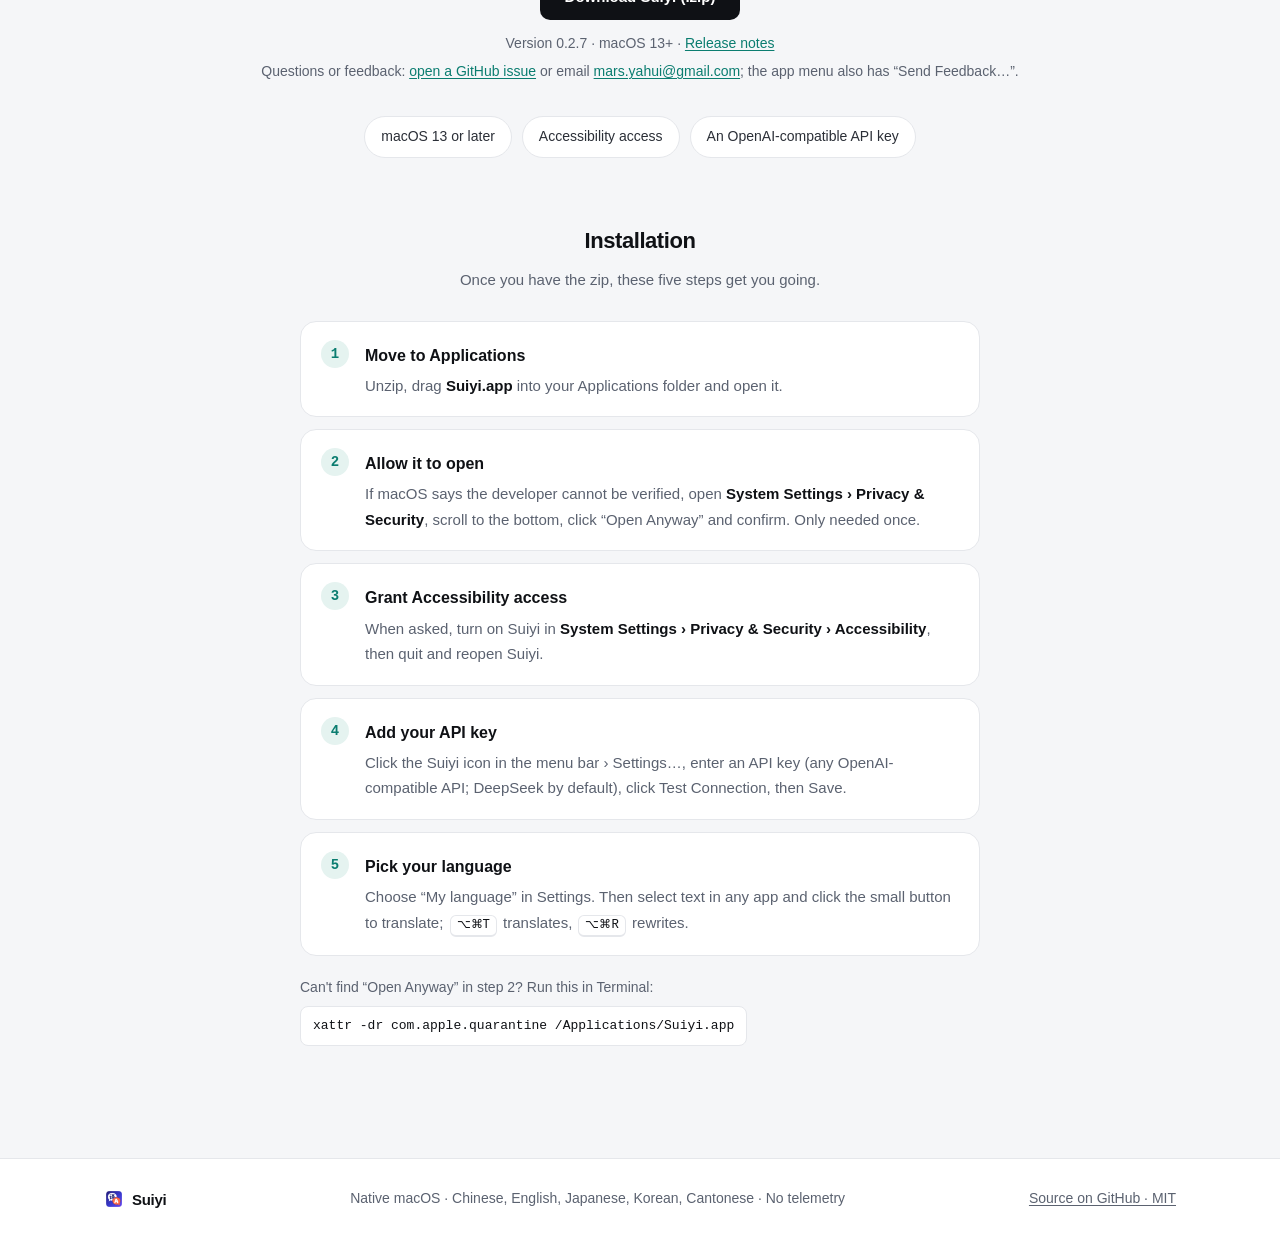
<file: en/index.html>
<!doctype html>
<html lang="en">
<head>
  <meta charset="utf-8">
  <meta name="viewport" content="width=device-width, initial-scale=1">
  <meta name="color-scheme" content="light dark">
  <meta name="theme-color" content="#ffffff" media="(prefers-color-scheme: light)">
  <meta name="theme-color" content="#0c0d10" media="(prefers-color-scheme: dark)">
  <title>Suiyi — Translate anything on your Mac · Chinese, English, Japanese, Korean, Cantonese</title>
  <meta name="description" content="Suiyi is a menu bar translator for Mac. Translate between Chinese, English, Japanese, Korean and Cantonese wherever you select text, and reply in your own language — it goes out in the sender's. No telemetry.">
  <link rel="alternate" hreflang="zh-CN" href="https://mars16881688.github.io/fanyi-site/">
  <link rel="alternate" hreflang="en" href="https://mars16881688.github.io/fanyi-site/en/">
  <link rel="alternate" hreflang="ja" href="https://mars16881688.github.io/fanyi-site/ja/">
  <link rel="alternate" hreflang="ko" href="https://mars16881688.github.io/fanyi-site/ko/">
  <link rel="alternate" hreflang="x-default" href="https://mars16881688.github.io/fanyi-site/">
  <meta property="og:type" content="website">
  <meta property="og:locale" content="en_US">
  <meta property="og:title" content="Suiyi — Translate anything on your Mac">
  <meta property="og:description" content="Chinese, English, Japanese, Korean and Cantonese, any pair. Read and reply in your own language. Native macOS, no telemetry.">
  <meta property="og:url" content="https://mars16881688.github.io/fanyi-site/en/">
  <meta property="og:image" content="https://mars16881688.github.io/fanyi-site/assets/icon-512.png">
  <link rel="icon" type="image/png" href="../assets/favicon-64.png">
  <link rel="apple-touch-icon" href="../assets/apple-touch-icon.png">
  <link rel="stylesheet" href="../styles.css">
  <script type="application/ld+json">
{
    "@context": "https://schema.org",
    "@type": "SoftwareApplication",
    "name": "Suiyi",
    "alternateName": [
      "随译",
      "Suiyi"
    ],
    "applicationCategory": "UtilitiesApplication",
    "operatingSystem": "macOS 13 or later",
    "description": "A menu bar translator for Mac. Translates any pair of Chinese, English, Japanese, Korean and Cantonese where you select text, and writes your reply in the sender's language. Free and open source; uses your own model API key; no telemetry.",
    "url": "https://mars16881688.github.io/fanyi-site/en/",
    "inLanguage": "en",
    "image": "https://mars16881688.github.io/fanyi-site/assets/icon-512.png",
    "downloadUrl": "https://github.com/mars16881688/fanyi-site/releases/latest",
    "license": "https://opensource.org/licenses/MIT",
    "isAccessibleForFree": true,
    "offers": {
      "@type": "Offer",
      "price": "0",
      "priceCurrency": "USD"
    },
    "sameAs": [
      "https://github.com/mars16881688/fanyi"
    ]
  }
  </script>
  <script src="../main.js" defer></script>
</head>
<body>
  <a class="skip-link" href="#main">Skip to content</a>

  <header class="site-header">
    <nav class="container nav" aria-label="Main">
      <a class="brand" href="#top"><img src="../assets/favicon-64.png" width="28" height="28" alt=""><span>Suiyi</span></a>
      <div class="nav-links">
        <a href="#languages">Languages</a>
        <a href="#features">Features</a>
        <a href="#privacy">Privacy</a>
        <a href="#faq">FAQ</a>
      </div>
      <div class="lang-switch" aria-label="Language">
        <a href="../" lang="zh-CN" data-lang="zh">中文</a>
        <a href="./" lang="en" data-lang="en" aria-current="page">EN</a>
        <a href="../ja/" lang="ja" data-lang="ja">日本語</a>
        <a href="../ko/" lang="ko" data-lang="ko">한국어</a>
      </div>
      <a class="btn btn-primary btn-sm" href="#get">Download</a>
    </nav>
  </header>

  <main id="main">
    <!-- Hero -->
    <section class="hero" id="top" aria-labelledby="hero-title">
      <div class="container hero-grid">
        <div class="hero-copy">
          <p class="eyebrow">Mac translator · Chinese, English, Japanese, Korean, Cantonese</p>
          <h1 id="hero-title"><span class="line">Any language.</span><span class="line">Your own words.</span></h1>
          <p class="lede">Select any text and understand it in place. Get a message in Chinese, Japanese or Korean, write your reply in English, and Suiyi sends it back in their language — still sounding like you.</p>
          <div class="hero-actions">
            <a class="btn btn-primary" href="#get">Get Suiyi</a>
            <a class="btn btn-ghost" href="#languages">See how it works</a>
          </div>
          <ul class="hero-meta" aria-label="At a glance">
            <li>macOS 13+</li>
            <li>中文 · English · 日本語 · 한국어 · 粵語</li>
            <li>No telemetry</li>
          </ul>
        </div>

        <figure class="hero-visual">
          <div class="mac" id="demo" data-stage="4" role="img"
               data-status="Demo" data-static="Illustration" data-pause="Pause" data-play="Play"
               data-pause-label="Pause the demo" data-play-label="Play the demo"
               data-stages="Before selecting|Japanese text selected|Suiyi button appears|One click, translated|Done"
               aria-label="Illustration: in Slack, a Japanese message is selected, the Suiyi button appears and a frosted-glass card translates it, using the #release channel as context, into: Let's ship on Friday and keep the changelog short.">
            <div class="mac-bar" aria-hidden="true">
              <span class="lights"><i></i><i></i><i></i></span>
              <span class="mac-title">Slack — #release</span>
            </div>
            <div class="mac-body" aria-hidden="true">
              <div class="msg">
                <span class="avatar a1">A</span>
                <div><p class="msg-name">Alex <time>10:42</time></p><p>QA signed off on build 2.4.</p></div>
              </div>
              <div class="msg">
                <span class="avatar a3">K</span>
                <div><p class="msg-name">Ken <time>10:44</time></p><p><mark class="sel" lang="ja">金曜日にリリースして、変更履歴は短めにしましょう。</mark></p></div>
              </div>
              <div class="msg msg-faint">
                <span class="avatar a2">陈</span>
                <div><p class="msg-name">陈 <time>10:45</time></p><p lang="zh-CN">好的，我来写更新说明。</p></div>
              </div>

              <div class="pill"><span class="pill-mark"><svg viewBox="0 0 16 16" width="13" height="13" aria-hidden="true"><path d="M3 3.5h10a1.5 1.5 0 0 1 1.5 1.5v5A1.5 1.5 0 0 1 13 11.5H8l-3 2.5v-2.5H3A1.5 1.5 0 0 1 1.5 10V5A1.5 1.5 0 0 1 3 3.5Z" fill="currentColor"/></svg></span></div>

              <div class="pop">
                <div class="pop-head">
                  <span class="pop-tabs"><b>Translate</b><span>Rewrite</span></span>
                  <span class="pop-ctx">Context: Slack · #release</span>
                </div>
                <p class="pop-src" lang="ja">金曜日にリリースして、変更履歴は短めにしましょう。</p>
                <p class="pop-out"><span id="demo-text">Let's ship on Friday and keep the changelog short.</span><span class="caret"></span></p>
                <div class="pop-actions"><span>Copy translation</span><span class="pop-reply">Reply in English</span></div>
              </div>
            </div>
          </div>
          <figcaption class="demo-bar">
            <span class="demo-status" id="demo-status">Demo</span>
            <button class="demo-toggle" id="demo-toggle" type="button" hidden>Pause</button>
          </figcaption>
        </figure>
      </div>
    </section>

    <!-- Languages -->
    <section class="section" id="languages" aria-labelledby="languages-title">
      <div class="container">
        <div class="section-head">
          <p class="eyebrow">Five languages</p>
          <h2 id="languages-title">Chinese, English, Japanese, Korean, Cantonese. Any pair.</h2>
          <p class="section-sub">Everyone picks “My language” in Settings. Foreign text is translated into yours; your reply goes back in the sender's.</p>
        </div>
        <ul class="people">
          <li class="person">
            <div class="person-head"><span class="avatar a2">陈</span><div><p class="person-name">Chen</p><p class="person-lang">My language: 中文</p></div></div>
            <ol class="flow-list">
              <li><span class="k">Gets · EN</span><span class="v">Can we ship on Friday?</span></li>
              <li><span class="k">Sees</span><span class="v" lang="zh-CN">周五能上线吗？</span></li>
              <li class="mine"><span class="k">Writes</span><span class="v" lang="zh-CN">可以，周五没问题。</span></li>
              <li class="out"><span class="k">Sends · EN</span><span class="v">Yes, Friday works.</span></li>
            </ol>
          </li>
          <li class="person">
            <div class="person-head"><span class="avatar a1">E</span><div><p class="person-name">Emma</p><p class="person-lang">My language: English</p></div></div>
            <ol class="flow-list">
              <li><span class="k">Gets · 日本語</span><span class="v" lang="ja">資料は明日までに送ります。</span></li>
              <li><span class="k">Sees</span><span class="v">I'll send the materials by tomorrow.</span></li>
              <li class="mine"><span class="k">Writes</span><span class="v">Thanks, no rush.</span></li>
              <li class="out"><span class="k">Sends · 日本語</span><span class="v" lang="ja">ありがとうございます。急ぎませんので。</span></li>
            </ol>
          </li>
          <li class="person">
            <div class="person-head"><span class="avatar a3">K</span><div><p class="person-name">Ken</p><p class="person-lang">My language: 日本語</p></div></div>
            <ol class="flow-list">
              <li><span class="k">Gets · 中文</span><span class="v" lang="zh-CN">下周一的评审改到下午三点。</span></li>
              <li><span class="k">Sees</span><span class="v" lang="ja">来週月曜のレビューは午後3時に変更です。</span></li>
              <li class="mine"><span class="k">Writes</span><span class="v" lang="ja">了解です、参加します。</span></li>
              <li class="out"><span class="k">Sends · 中文</span><span class="v" lang="zh-CN">收到，我会参加。</span></li>
            </ol>
          </li>
        </ul>
        <p class="fineprint">When the selection is already in your language, it goes into your “usual outgoing language” — handy for turning an email you wrote into Japanese in one step. Cantonese works too: messages with Cantonese words such as 嘅, 咗 or 唔 are translated into your language, and with Cantonese as your usual outgoing language, Chinese becomes colloquial Hong Kong Cantonese. The app's interface follows your system language too: Simplified Chinese, English, Japanese or Korean.</p>
      </div>
    </section>

    <!-- Why -->
    <section class="section section-alt" id="why" aria-labelledby="why-title">
      <div class="container">
        <div class="section-head">
          <p class="eyebrow">Why</p>
          <h2 id="why-title">Replying to a foreign-language message:<br>seven steps before, three now.</h2>
        </div>
        <div class="compare">
          <div class="compare-col compare-before">
            <h3>Before</h3>
            <ol>
              <li>Copy the message</li>
              <li>Switch to a translator and paste</li>
              <li>Read it, think of a reply</li>
              <li>Write the reply</li>
              <li>Paste it back to translate</li>
              <li>Fix the awkward tone</li>
              <li>Copy it back and send</li>
            </ol>
          </div>
          <div class="compare-col compare-after">
            <h3>With Suiyi</h3>
            <ol>
              <li>Select the message, read the translation</li>
              <li>Write in your language, press <kbd>⌘↩</kbd></li>
              <li>Copy and send</li>
            </ol>
            <p class="compare-note">Without leaving the window you're in.</p>
          </div>
        </div>
      </div>
    </section>

    <!-- Features -->
    <section class="section" id="features" aria-labelledby="features-title">
      <div class="container">
        <div class="section-head">
          <p class="eyebrow">Features</p>
          <h2 id="features-title">Understand, reply, sound like yourself.</h2>
        </div>

        <!-- Reply -->
        <article class="feature feature-wide">
          <div class="feature-text">
            <p class="tag">One-step reply</p>
            <h3>They write in theirs, you write in yours.</h3>
            <p>The message is translated into your language. Write your reply, press <kbd>⌘↩</kbd>, and it comes out in the sender's language: Chinese back to Chinese, Japanese back to Japanese.</p>
          </div>
          <div class="reply-flow" aria-label="One-step reply example">
            <div class="rf-row"><span class="rf-lang">中</span><p><span class="rf-label">They wrote</span><span lang="zh-CN">周四之前能把方案发我吗？</span></p></div>
            <div class="rf-row"><span class="rf-lang">EN</span><p><span class="rf-label">You see</span>Can you send me the proposal before Thursday?</p></div>
            <div class="rf-row rf-me"><span class="rf-lang">EN</span><p><span class="rf-label">You write</span>Sure, you'll have it by Wednesday evening.</p></div>
            <div class="rf-row rf-out"><span class="rf-lang">中</span><p><span class="rf-label">Sent</span><span lang="zh-CN">没问题，周三晚上前发给你。</span></p></div>
          </div>
        </article>

        <div class="feature-grid">
          <!-- Context -->
          <article class="feature">
            <p class="tag">Understands context</p>
            <h3>Same words, right meaning.</h3>
            <p>Suiyi looks at the current app, the window title and the text around your selection. Casual chat, polite email and document jargon each get the right tone.</p>
            <div class="ctx" aria-label="Context example">
              <p class="ctx-src">ship it Friday</p>
              <div class="ctx-row"><span class="ctx-chip">No context</span><span class="ctx-bad" lang="ja">金曜日に発送する</span></div>
              <div class="ctx-row"><span class="ctx-chip ctx-on">Slack · #release</span><span class="ctx-good" lang="ja">金曜日にリリースする</span></div>
            </div>
          </article>

          <!-- Rewrite -->
          <article class="feature">
            <p class="tag">Rewrite</p>
            <h3>One sentence, three tones.</h3>
            <p>Switch the card to Rewrite or press <kbd>⌥⌘R</kbd> for three versions in the same language — Chinese, English, Japanese, Korean or Cantonese. Replace the original in one click when it's editable.</p>
            <p class="rw-src">I just wanted to check in and see how things are going with this.</p>
            <ul class="rewrite" aria-label="Three rewritten versions">
              <li><span>Concise</span>Any update on this?</li>
              <li><span>Formal</span>Could you share the current status?</li>
              <li><span>Casual</span>How's this going?</li>
            </ul>
          </article>

          <!-- Style -->
          <article class="feature">
            <p class="tag">Sounds like you <span class="badge">Off by default</span></p>
            <h3>Replies in your voice, in any language.</h3>
            <p>Turn it on and Suiyi builds a style profile from your history, so replies match your usual tone and length. The files stay on your Mac.</p>
            <div class="files" aria-label="Local files">
              <code>~/.suiyi/history.jsonl</code>
              <code>~/.suiyi/profile.md</code>
            </div>
            <p class="agents-note">Codex and Claude Code can read the same profile, so they write like you too.</p>
            <div class="agents"><span>Codex</span><span>Claude Code</span></div>
          </article>

          <!-- Native -->
          <article class="feature">
            <p class="tag">Native macOS</p>
            <h3>Feels built in.</h3>
            <p>Lives in the menu bar, no Dock icon. The card uses the system's frosted glass and follows light and dark mode; the interface follows your system language. Press Esc or click away to dismiss.</p>
            <div class="glass-duo" aria-hidden="true">
              <div class="glass-sample gs-light"><div class="gs-card"><i></i><i></i><i></i></div></div>
              <div class="glass-sample gs-dark"><div class="gs-card"><i></i><i></i><i></i></div></div>
            </div>
            <ul class="keys" aria-label="Shortcuts">
              <li><kbd>⌥⌘T</kbd> Translate</li>
              <li><kbd>⌥⌘R</kbd> Rewrite</li>
              <li><kbd>⌘↩</kbd> Send reply</li>
            </ul>
          </article>
        </div>
      </div>
    </section>

    <!-- Privacy -->
    <section class="section section-alt" id="privacy" aria-labelledby="privacy-title">
      <div class="container">
        <div class="section-head">
          <p class="eyebrow">Privacy</p>
          <h2 id="privacy-title">Your text goes only where you send it.</h2>
          <p class="section-sub">Suiyi has no servers of its own. Requests go only to the model API you configure.</p>
        </div>
        <ul class="privacy">
          <li><h3>No telemetry</h3><p>No analytics of any kind. Selected text isn't written to disk by default.</p></li>
          <li><h3>Key in Keychain</h3><p>Your API key lives in the macOS Keychain. You choose the endpoint and model.</p></li>
          <li><h3>Fully local if you like</h3><p>Point it at a local Ollama and nothing leaves your Mac.</p></li>
          <li><h3>Stays out of sensitive fields</h3><p>Never triggers in password apps, password fields or Secure Input; selections that look like passwords, keys or card numbers need a second confirmation. You can exclude apps too.</p></li>
        </ul>
        <p class="fineprint">To be precise: when translating, the selected text, the app name, the window title (not in chat apps) and nearby text are sent to your configured API. If an app doesn't expose the selection, Suiyi reads the clipboard once, only after you click the button, and restores it right away. With “Sounds like you” on, your style profile is sent along with replies. Once a day Suiyi reads a version file from this site to check for updates (you can turn this off in Settings); no personal data is sent.</p>
      </div>
    </section>

    <!-- FAQ -->
    <section class="section" id="faq" aria-labelledby="faq-title">
      <div class="container">
        <div class="section-head">
          <p class="eyebrow">FAQ</p>
          <h2 id="faq-title">Before you start.</h2>
        </div>
        <div class="faq">
          <details>
            <summary>Which languages are supported?</summary>
            <p>Any pair of Chinese, English, Japanese, Korean and Cantonese. Pick “My language” in Settings: foreign text goes into your language, your language goes into your “usual outgoing language”, and replies go back in the sender's language. Other languages such as French or German can be translated into your language too.</p>
          </details>
          <details>
            <summary>What language is the interface in?</summary>
            <p>It follows your macOS language: Simplified Chinese, English, Japanese or Korean. Other system languages show English.</p>
          </details>
          <details>
            <summary>Do I need my own API key?</summary>
            <p>Yes. Any OpenAI-compatible API works — DeepSeek by default, or OpenAI, OpenRouter, or a local Ollama. Usage is billed by your provider.</p>
          </details>
          <details>
            <summary>Why does it need Accessibility access?</summary>
            <p>Reading your selection and replacing it with a rewrite both require this macOS permission. Suiyi can't work without it.</p>
          </details>
          <details>
            <summary>Is my text stored?</summary>
            <p>Not by default. Only when you turn on “Sounds like you” are history and the style profile kept on your Mac in <code>~/.suiyi</code>, and you can delete them any time.</p>
          </details>
          <details>
            <summary>Which apps does it work in?</summary>
            <p>Most apps where you can select text: browsers, Slack, Teams, Mail and more. Terminals and code editors often show keys, so they are off by default; turn them on in Settings › Security. You can exclude apps in Settings.</p>
          </details>
          <details>
            <summary>How do I update?</summary>
            <p>When a new version is out, Suiyi tells you; click “Update Now” and it downloads, verifies the signature, replaces itself and reopens, keeping your settings and permissions. You can also use “Check for Updates…” in the menu. Versions 0.2.4 and earlier need a one-time manual download of 0.2.5.</p>
          </details>
        </div>
      </div>
    </section>

    <!-- Get -->
    <section class="section section-alt get" id="get" aria-labelledby="get-title">
      <div class="container get-inner">
        <img class="get-icon" src="../assets/icon-512.png" width="80" height="80" alt="Suiyi app icon">
        <h2 id="get-title">Get Suiyi</h2>
        <p class="section-sub">Download it and follow the steps below — you'll be set up in minutes.</p>
        <a class="btn btn-primary get-mail" href="https://github.com/mars16881688/fanyi-site/releases/latest/download/Suiyi.zip">Download Suiyi (.zip)</a>
        <p class="get-meta">Version 0.2.7 · macOS 13+ · <a href="https://github.com/mars16881688/fanyi-site/releases/latest">Release notes</a></p>
        <p class="get-meta">Questions or feedback: <a href="https://github.com/mars16881688/fanyi-site/issues/new?template=feedback.md">open a GitHub issue</a> or email <a href="mailto:mars.yahui@gmail.com?subject=Suiyi%20feedback">mars.yahui@gmail.com</a>; the app menu also has “Send Feedback…”.</p>
        <ul class="reqs" aria-label="Requirements">
          <li>macOS 13 or later</li>
          <li>Accessibility access</li>
          <li>An OpenAI-compatible API key</li>
        </ul>
        <div class="install" id="install">
          <h3>Installation</h3>
          <p class="install-sub">Once you have the zip, these five steps get you going.</p>
          <ol class="install-steps">
            <li><span class="step-n">1</span><div><h4>Move to Applications</h4><p>Unzip, drag <b>Suiyi.app</b> into your Applications folder and open it.</p></div></li>
            <li><span class="step-n">2</span><div><h4>Allow it to open</h4><p>If macOS says the developer cannot be verified, open <b>System Settings › Privacy &amp; Security</b>, scroll to the bottom, click “Open Anyway” and confirm. Only needed once.</p></div></li>
            <li><span class="step-n">3</span><div><h4>Grant Accessibility access</h4><p>When asked, turn on Suiyi in <b>System Settings › Privacy &amp; Security › Accessibility</b>, then quit and reopen Suiyi.</p></div></li>
            <li><span class="step-n">4</span><div><h4>Add your API key</h4><p>Click the Suiyi icon in the menu bar › Settings…, enter an API key (any OpenAI-compatible API; DeepSeek by default), click Test Connection, then Save.</p></div></li>
            <li><span class="step-n">5</span><div><h4>Pick your language</h4><p>Choose “My language” in Settings. Then select text in any app and click the small button to translate; <kbd>⌥⌘T</kbd> translates, <kbd>⌥⌘R</kbd> rewrites.</p></div></li>
          </ol>
          <p class="install-fallback">Can't find “Open Anyway” in step 2? Run this in Terminal:<br><code>xattr -dr com.apple.quarantine /Applications/Suiyi.app</code></p>
        </div>
      </div>
    </section>
  </main>

  <footer class="site-footer">
    <div class="container footer-inner">
      <span class="brand brand-sm"><img src="../assets/favicon-64.png" width="20" height="20" alt="">Suiyi</span>
      <span>Native macOS · Chinese, English, Japanese, Korean, Cantonese · No telemetry</span>
      <a class="footer-link" href="https://github.com/mars16881688/fanyi">Source on GitHub · MIT</a>
    </div>
  </footer>
</body>
</html>
</file>
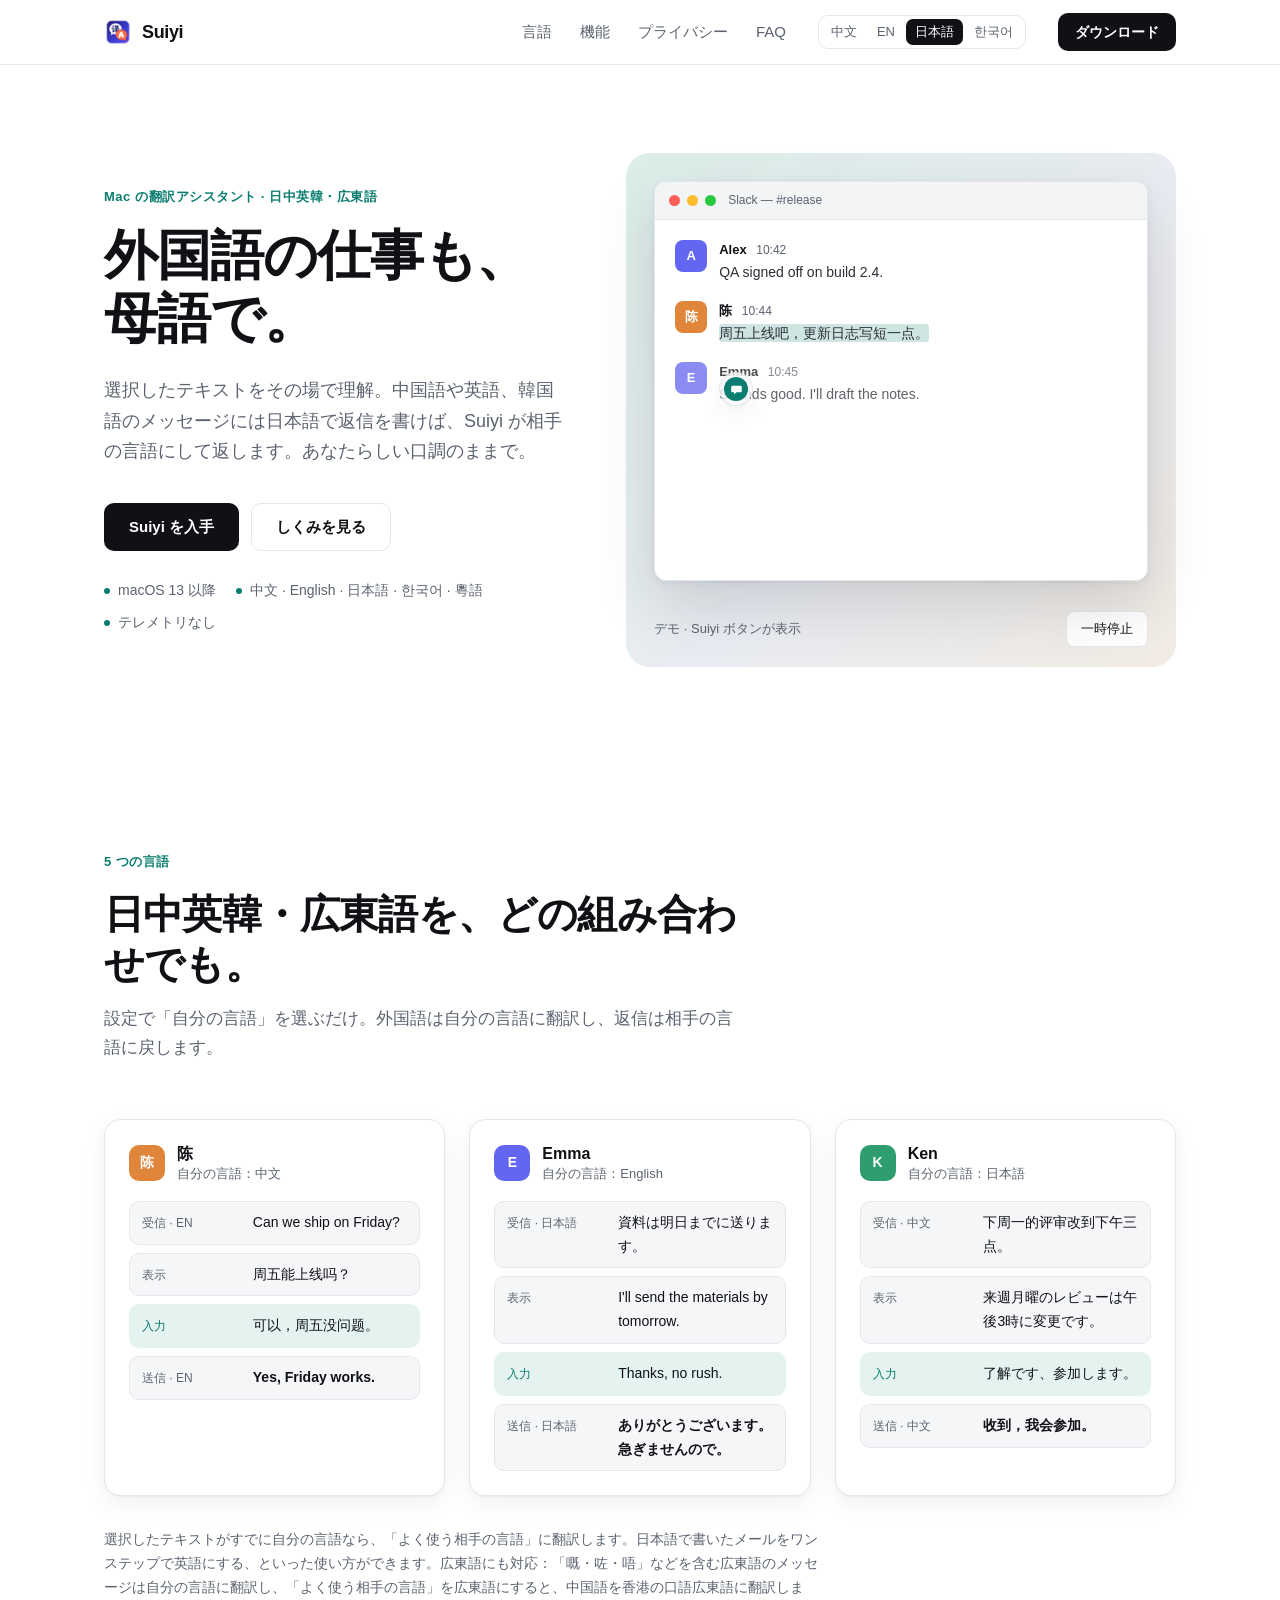
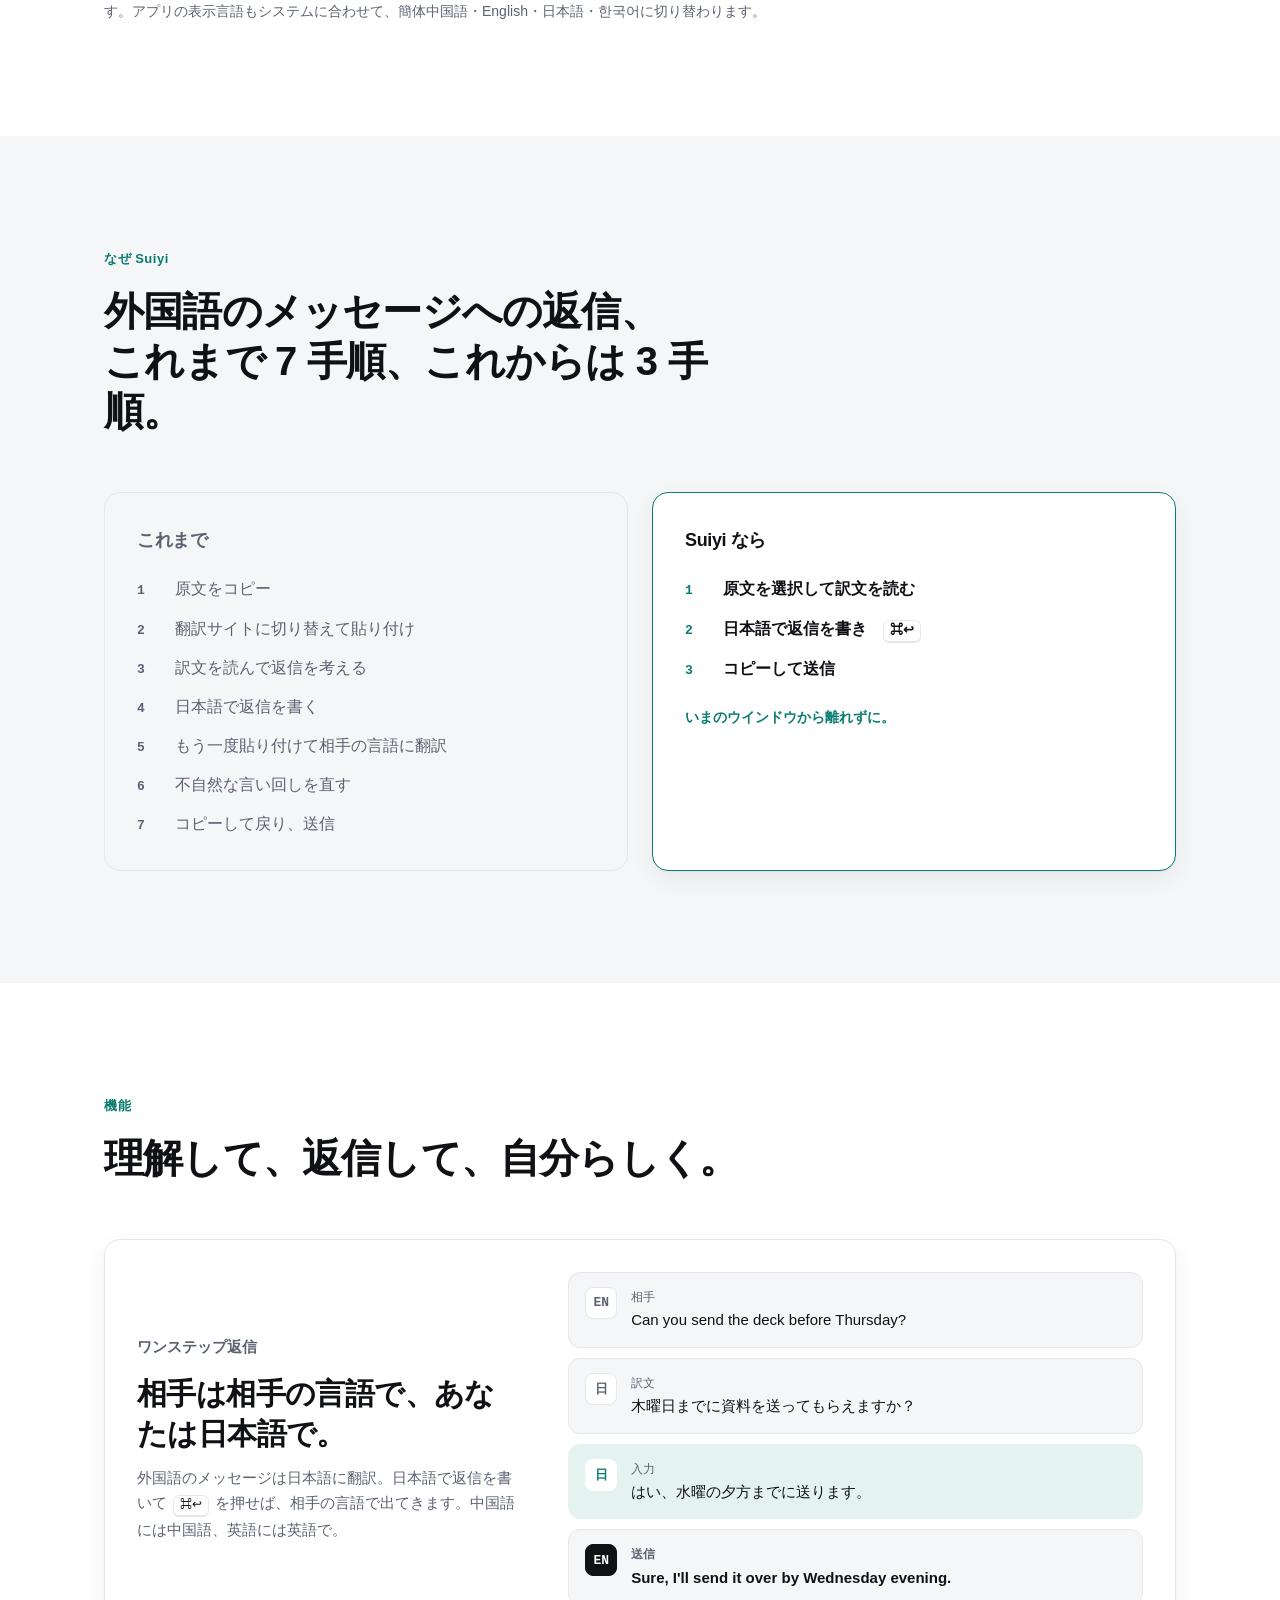
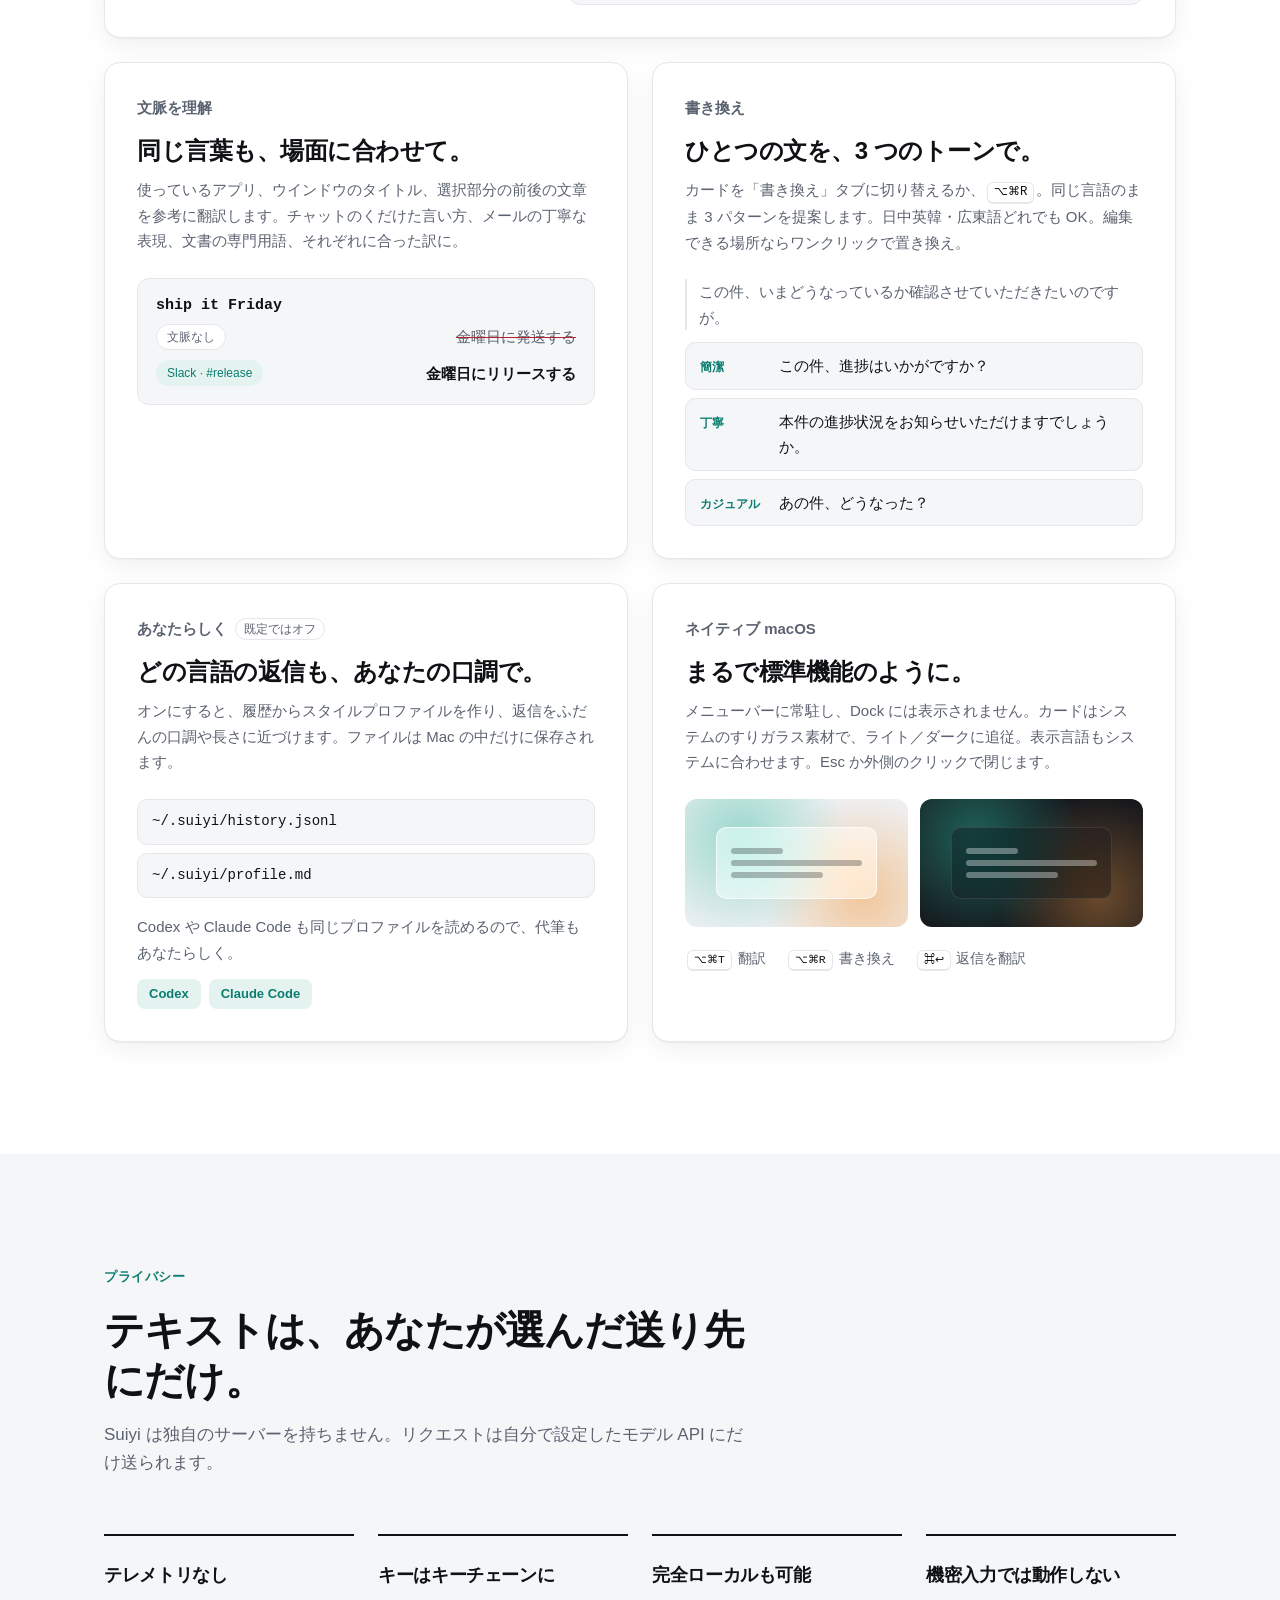
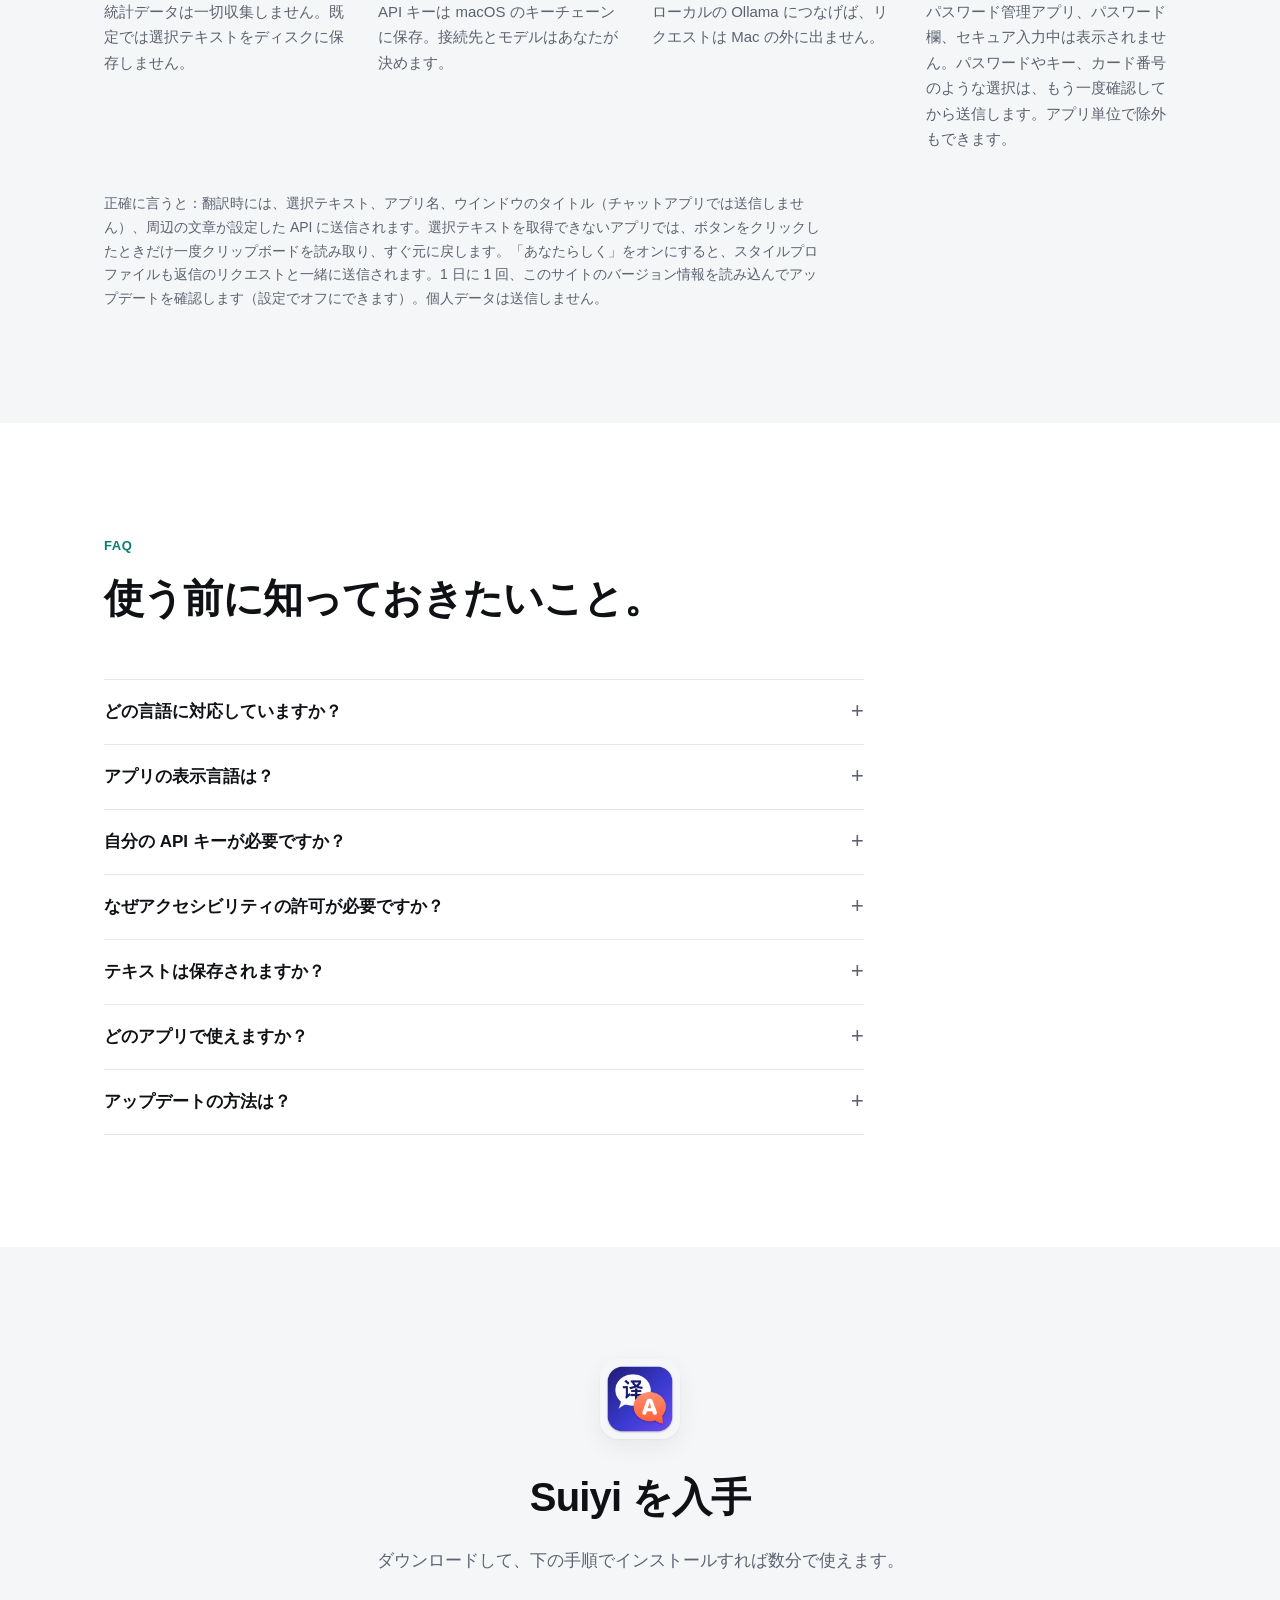
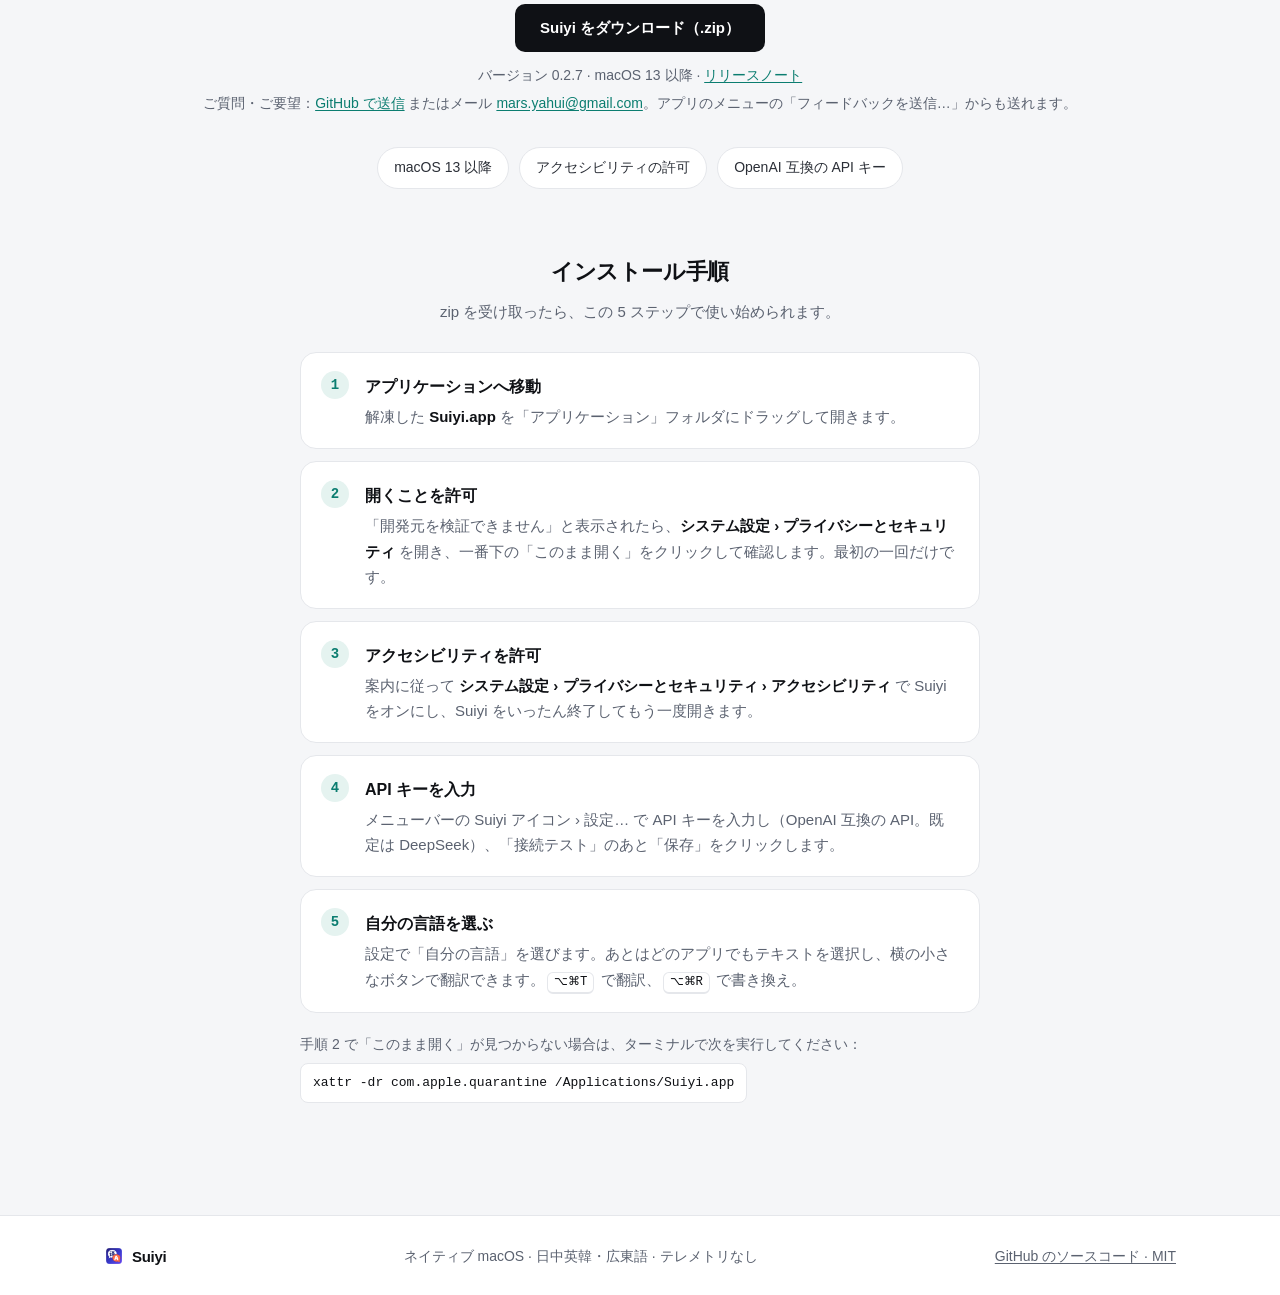
<file: ja/index.html>
<!doctype html>
<html lang="ja">
<head>
  <meta charset="utf-8">
  <meta name="viewport" content="width=device-width, initial-scale=1">
  <meta name="color-scheme" content="light dark">
  <meta name="theme-color" content="#ffffff" media="(prefers-color-scheme: light)">
  <meta name="theme-color" content="#0c0d10" media="(prefers-color-scheme: dark)">
  <title>Suiyi — Mac のどこでも翻訳、日中英韓・広東語を相互に</title>
  <meta name="description" content="Suiyi はメニューバーに常駐する Mac の翻訳アシスタント。日本語・中国語・英語・韓国語・広東語をどの組み合わせでも翻訳。外国語のメッセージに母語で返信すると、相手の言語で返せます。テレメトリなし。">
  <link rel="alternate" hreflang="zh-CN" href="https://mars16881688.github.io/fanyi-site/">
  <link rel="alternate" hreflang="en" href="https://mars16881688.github.io/fanyi-site/en/">
  <link rel="alternate" hreflang="ja" href="https://mars16881688.github.io/fanyi-site/ja/">
  <link rel="alternate" hreflang="ko" href="https://mars16881688.github.io/fanyi-site/ko/">
  <link rel="alternate" hreflang="x-default" href="https://mars16881688.github.io/fanyi-site/">
  <meta property="og:type" content="website">
  <meta property="og:locale" content="ja_JP">
  <meta property="og:title" content="Suiyi — Mac のどこでも翻訳">
  <meta property="og:description" content="日中英韓・広東語をどの組み合わせでも。母語で読み、母語で返信。ネイティブ macOS、テレメトリなし。">
  <meta property="og:url" content="https://mars16881688.github.io/fanyi-site/ja/">
  <meta property="og:image" content="https://mars16881688.github.io/fanyi-site/assets/icon-512.png">
  <link rel="icon" type="image/png" href="../assets/favicon-64.png">
  <link rel="apple-touch-icon" href="../assets/apple-touch-icon.png">
  <link rel="stylesheet" href="../styles.css">
  <script type="application/ld+json">
{
    "@context": "https://schema.org",
    "@type": "SoftwareApplication",
    "name": "Suiyi",
    "alternateName": [
      "随译",
      "Suiyi"
    ],
    "applicationCategory": "UtilitiesApplication",
    "operatingSystem": "macOS 13 or later",
    "description": "Mac のメニューバー翻訳ツール。日本語・中国語・英語・韓国語・広東語をどの組み合わせでも、選択したその場で翻訳。母語で書いた返信を相手の言語にします。無料のオープンソースで、自分のモデル API キーを使用。テレメトリなし。",
    "url": "https://mars16881688.github.io/fanyi-site/ja/",
    "inLanguage": "ja",
    "image": "https://mars16881688.github.io/fanyi-site/assets/icon-512.png",
    "downloadUrl": "https://github.com/mars16881688/fanyi-site/releases/latest",
    "license": "https://opensource.org/licenses/MIT",
    "isAccessibleForFree": true,
    "offers": {
      "@type": "Offer",
      "price": "0",
      "priceCurrency": "USD"
    },
    "sameAs": [
      "https://github.com/mars16881688/fanyi"
    ]
  }
  </script>
  <script src="../main.js" defer></script>
</head>
<body>
  <a class="skip-link" href="#main">本文へ移動</a>

  <header class="site-header">
    <nav class="container nav" aria-label="メイン">
      <a class="brand" href="#top"><img src="../assets/favicon-64.png" width="28" height="28" alt=""><span>Suiyi</span></a>
      <div class="nav-links">
        <a href="#languages">言語</a>
        <a href="#features">機能</a>
        <a href="#privacy">プライバシー</a>
        <a href="#faq">FAQ</a>
      </div>
      <div class="lang-switch" aria-label="言語">
        <a href="../" lang="zh-CN" data-lang="zh">中文</a>
        <a href="../en/" lang="en" data-lang="en">EN</a>
        <a href="./" lang="ja" data-lang="ja" aria-current="page">日本語</a>
        <a href="../ko/" lang="ko" data-lang="ko">한국어</a>
      </div>
      <a class="btn btn-primary btn-sm" href="#get">ダウンロード</a>
    </nav>
  </header>

  <main id="main">
    <!-- ヒーロー -->
    <section class="hero" id="top" aria-labelledby="hero-title">
      <div class="container hero-grid">
        <div class="hero-copy">
          <p class="eyebrow">Mac の翻訳アシスタント · 日中英韓・広東語</p>
          <h1 id="hero-title"><span class="line">外国語の仕事も、</span><span class="line">母語で。</span></h1>
          <p class="lede">選択したテキストをその場で理解。中国語や英語、韓国語のメッセージには日本語で返信を書けば、Suiyi が相手の言語にして返します。あなたらしい口調のままで。</p>
          <div class="hero-actions">
            <a class="btn btn-primary" href="#get">Suiyi を入手</a>
            <a class="btn btn-ghost" href="#languages">しくみを見る</a>
          </div>
          <ul class="hero-meta" aria-label="概要">
            <li>macOS 13 以降</li>
            <li>中文 · English · 日本語 · 한국어 · 粵語</li>
            <li>テレメトリなし</li>
          </ul>
        </div>

        <figure class="hero-visual">
          <div class="mac" id="demo" data-stage="4" role="img"
               data-status="デモ" data-static="イメージ" data-pause="一時停止" data-play="再生"
               data-pause-label="デモを一時停止" data-play-label="デモを再生"
               data-stages="選択前|中国語の文を選択|Suiyi ボタンが表示|ワンクリックで翻訳|完了"
               aria-label="イメージ：Slack で中国語のメッセージを選択すると Suiyi のボタンが表示され、すりガラスのカードが #release チャンネルの文脈をふまえて「金曜日にリリースしましょう。変更履歴は短めに。」と翻訳します。">
            <div class="mac-bar" aria-hidden="true">
              <span class="lights"><i></i><i></i><i></i></span>
              <span class="mac-title">Slack — #release</span>
            </div>
            <div class="mac-body" aria-hidden="true">
              <div class="msg">
                <span class="avatar a1">A</span>
                <div><p class="msg-name">Alex <time>10:42</time></p><p lang="en">QA signed off on build 2.4.</p></div>
              </div>
              <div class="msg">
                <span class="avatar a2">陈</span>
                <div><p class="msg-name">陈 <time>10:44</time></p><p><mark class="sel" lang="zh-CN">周五上线吧，更新日志写短一点。</mark></p></div>
              </div>
              <div class="msg msg-faint">
                <span class="avatar a1">E</span>
                <div><p class="msg-name">Emma <time>10:45</time></p><p lang="en">Sounds good. I'll draft the notes.</p></div>
              </div>

              <div class="pill"><span class="pill-mark"><svg viewBox="0 0 16 16" width="13" height="13" aria-hidden="true"><path d="M3 3.5h10a1.5 1.5 0 0 1 1.5 1.5v5A1.5 1.5 0 0 1 13 11.5H8l-3 2.5v-2.5H3A1.5 1.5 0 0 1 1.5 10V5A1.5 1.5 0 0 1 3 3.5Z" fill="currentColor"/></svg></span></div>

              <div class="pop">
                <div class="pop-head">
                  <span class="pop-tabs"><b>翻訳</b><span>書き換え</span></span>
                  <span class="pop-ctx">文脈：Slack · #release</span>
                </div>
                <p class="pop-src" lang="zh-CN">周五上线吧，更新日志写短一点。</p>
                <p class="pop-out"><span id="demo-text">金曜日にリリースしましょう。変更履歴は短めに。</span><span class="caret"></span></p>
                <div class="pop-actions"><span>訳文をコピー</span><span class="pop-reply">日本語で返信</span></div>
              </div>
            </div>
          </div>
          <figcaption class="demo-bar">
            <span class="demo-status" id="demo-status">デモ</span>
            <button class="demo-toggle" id="demo-toggle" type="button" hidden>一時停止</button>
          </figcaption>
        </figure>
      </div>
    </section>

    <!-- 言語 -->
    <section class="section" id="languages" aria-labelledby="languages-title">
      <div class="container">
        <div class="section-head">
          <p class="eyebrow">5 つの言語</p>
          <h2 id="languages-title">日中英韓・広東語を、どの組み合わせでも。</h2>
          <p class="section-sub">設定で「自分の言語」を選ぶだけ。外国語は自分の言語に翻訳し、返信は相手の言語に戻します。</p>
        </div>
        <ul class="people">
          <li class="person">
            <div class="person-head"><span class="avatar a2">陈</span><div><p class="person-name">陈</p><p class="person-lang">自分の言語：中文</p></div></div>
            <ol class="flow-list">
              <li><span class="k">受信 · EN</span><span class="v" lang="en">Can we ship on Friday?</span></li>
              <li><span class="k">表示</span><span class="v" lang="zh-CN">周五能上线吗？</span></li>
              <li class="mine"><span class="k">入力</span><span class="v" lang="zh-CN">可以，周五没问题。</span></li>
              <li class="out"><span class="k">送信 · EN</span><span class="v" lang="en">Yes, Friday works.</span></li>
            </ol>
          </li>
          <li class="person">
            <div class="person-head"><span class="avatar a1">E</span><div><p class="person-name">Emma</p><p class="person-lang">自分の言語：English</p></div></div>
            <ol class="flow-list">
              <li><span class="k">受信 · 日本語</span><span class="v">資料は明日までに送ります。</span></li>
              <li><span class="k">表示</span><span class="v" lang="en">I'll send the materials by tomorrow.</span></li>
              <li class="mine"><span class="k">入力</span><span class="v" lang="en">Thanks, no rush.</span></li>
              <li class="out"><span class="k">送信 · 日本語</span><span class="v">ありがとうございます。急ぎませんので。</span></li>
            </ol>
          </li>
          <li class="person">
            <div class="person-head"><span class="avatar a3">K</span><div><p class="person-name">Ken</p><p class="person-lang">自分の言語：日本語</p></div></div>
            <ol class="flow-list">
              <li><span class="k">受信 · 中文</span><span class="v" lang="zh-CN">下周一的评审改到下午三点。</span></li>
              <li><span class="k">表示</span><span class="v">来週月曜のレビューは午後3時に変更です。</span></li>
              <li class="mine"><span class="k">入力</span><span class="v">了解です、参加します。</span></li>
              <li class="out"><span class="k">送信 · 中文</span><span class="v" lang="zh-CN">收到，我会参加。</span></li>
            </ol>
          </li>
        </ul>
        <p class="fineprint">選択したテキストがすでに自分の言語なら、「よく使う相手の言語」に翻訳します。日本語で書いたメールをワンステップで英語にする、といった使い方ができます。広東語にも対応：「嘅・咗・唔」などを含む広東語のメッセージは自分の言語に翻訳し、「よく使う相手の言語」を広東語にすると、中国語を香港の口語広東語に翻訳します。アプリの表示言語もシステムに合わせて、簡体中国語・English・日本語・한국어に切り替わります。</p>
      </div>
    </section>

    <!-- なぜ -->
    <section class="section section-alt" id="why" aria-labelledby="why-title">
      <div class="container">
        <div class="section-head">
          <p class="eyebrow">なぜ Suiyi</p>
          <h2 id="why-title">外国語のメッセージへの返信、<br>これまで 7 手順、これからは 3 手順。</h2>
        </div>
        <div class="compare">
          <div class="compare-col compare-before">
            <h3>これまで</h3>
            <ol>
              <li>原文をコピー</li>
              <li>翻訳サイトに切り替えて貼り付け</li>
              <li>訳文を読んで返信を考える</li>
              <li>日本語で返信を書く</li>
              <li>もう一度貼り付けて相手の言語に翻訳</li>
              <li>不自然な言い回しを直す</li>
              <li>コピーして戻り、送信</li>
            </ol>
          </div>
          <div class="compare-col compare-after">
            <h3>Suiyi なら</h3>
            <ol>
              <li>原文を選択して訳文を読む</li>
              <li>日本語で返信を書き <kbd>⌘↩</kbd></li>
              <li>コピーして送信</li>
            </ol>
            <p class="compare-note">いまのウインドウから離れずに。</p>
          </div>
        </div>
      </div>
    </section>

    <!-- 機能 -->
    <section class="section" id="features" aria-labelledby="features-title">
      <div class="container">
        <div class="section-head">
          <p class="eyebrow">機能</p>
          <h2 id="features-title">理解して、返信して、自分らしく。</h2>
        </div>

        <!-- 返信 -->
        <article class="feature feature-wide">
          <div class="feature-text">
            <p class="tag">ワンステップ返信</p>
            <h3>相手は相手の言語で、あなたは日本語で。</h3>
            <p>外国語のメッセージは日本語に翻訳。日本語で返信を書いて <kbd>⌘↩</kbd> を押せば、相手の言語で出てきます。中国語には中国語、英語には英語で。</p>
          </div>
          <div class="reply-flow" aria-label="ワンステップ返信の例">
            <div class="rf-row"><span class="rf-lang">EN</span><p><span class="rf-label">相手</span><span lang="en">Can you send the deck before Thursday?</span></p></div>
            <div class="rf-row"><span class="rf-lang">日</span><p><span class="rf-label">訳文</span>木曜日までに資料を送ってもらえますか？</p></div>
            <div class="rf-row rf-me"><span class="rf-lang">日</span><p><span class="rf-label">入力</span>はい、水曜の夕方までに送ります。</p></div>
            <div class="rf-row rf-out"><span class="rf-lang">EN</span><p><span class="rf-label">送信</span><span lang="en">Sure, I'll send it over by Wednesday evening.</span></p></div>
          </div>
        </article>

        <div class="feature-grid">
          <!-- 文脈 -->
          <article class="feature">
            <p class="tag">文脈を理解</p>
            <h3>同じ言葉も、場面に合わせて。</h3>
            <p>使っているアプリ、ウインドウのタイトル、選択部分の前後の文章を参考に翻訳します。チャットのくだけた言い方、メールの丁寧な表現、文書の専門用語、それぞれに合った訳に。</p>
            <div class="ctx" aria-label="文脈による翻訳の例">
              <p class="ctx-src">ship it Friday</p>
              <div class="ctx-row"><span class="ctx-chip">文脈なし</span><span class="ctx-bad">金曜日に発送する</span></div>
              <div class="ctx-row"><span class="ctx-chip ctx-on">Slack · #release</span><span class="ctx-good">金曜日にリリースする</span></div>
            </div>
          </article>

          <!-- 書き換え -->
          <article class="feature">
            <p class="tag">書き換え</p>
            <h3>ひとつの文を、3 つのトーンで。</h3>
            <p>カードを「書き換え」タブに切り替えるか、<kbd>⌥⌘R</kbd>。同じ言語のまま 3 パターンを提案します。日中英韓・広東語どれでも OK。編集できる場所ならワンクリックで置き換え。</p>
            <p class="rw-src">この件、いまどうなっているか確認させていただきたいのですが。</p>
            <ul class="rewrite" aria-label="3 つの書き換え">
              <li><span>簡潔</span>この件、進捗はいかがですか？</li>
              <li><span>丁寧</span>本件の進捗状況をお知らせいただけますでしょうか。</li>
              <li><span>カジュアル</span>あの件、どうなった？</li>
            </ul>
          </article>

          <!-- スタイル -->
          <article class="feature">
            <p class="tag">あなたらしく <span class="badge">既定ではオフ</span></p>
            <h3>どの言語の返信も、あなたの口調で。</h3>
            <p>オンにすると、履歴からスタイルプロファイルを作り、返信をふだんの口調や長さに近づけます。ファイルは Mac の中だけに保存されます。</p>
            <div class="files" aria-label="ローカルファイル">
              <code>~/.suiyi/history.jsonl</code>
              <code>~/.suiyi/profile.md</code>
            </div>
            <p class="agents-note">Codex や Claude Code も同じプロファイルを読めるので、代筆もあなたらしく。</p>
            <div class="agents"><span>Codex</span><span>Claude Code</span></div>
          </article>

          <!-- ネイティブ -->
          <article class="feature">
            <p class="tag">ネイティブ macOS</p>
            <h3>まるで標準機能のように。</h3>
            <p>メニューバーに常駐し、Dock には表示されません。カードはシステムのすりガラス素材で、ライト／ダークに追従。表示言語もシステムに合わせます。Esc か外側のクリックで閉じます。</p>
            <div class="glass-duo" aria-hidden="true">
              <div class="glass-sample gs-light"><div class="gs-card"><i></i><i></i><i></i></div></div>
              <div class="glass-sample gs-dark"><div class="gs-card"><i></i><i></i><i></i></div></div>
            </div>
            <ul class="keys" aria-label="ショートカット">
              <li><kbd>⌥⌘T</kbd> 翻訳</li>
              <li><kbd>⌥⌘R</kbd> 書き換え</li>
              <li><kbd>⌘↩</kbd> 返信を翻訳</li>
            </ul>
          </article>
        </div>
      </div>
    </section>

    <!-- プライバシー -->
    <section class="section section-alt" id="privacy" aria-labelledby="privacy-title">
      <div class="container">
        <div class="section-head">
          <p class="eyebrow">プライバシー</p>
          <h2 id="privacy-title">テキストは、あなたが選んだ送り先にだけ。</h2>
          <p class="section-sub">Suiyi は独自のサーバーを持ちません。リクエストは自分で設定したモデル API にだけ送られます。</p>
        </div>
        <ul class="privacy">
          <li><h3>テレメトリなし</h3><p>統計データは一切収集しません。既定では選択テキストをディスクに保存しません。</p></li>
          <li><h3>キーはキーチェーンに</h3><p>API キーは macOS のキーチェーンに保存。接続先とモデルはあなたが決めます。</p></li>
          <li><h3>完全ローカルも可能</h3><p>ローカルの Ollama につなげば、リクエストは Mac の外に出ません。</p></li>
          <li><h3>機密入力では動作しない</h3><p>パスワード管理アプリ、パスワード欄、セキュア入力中は表示されません。パスワードやキー、カード番号のような選択は、もう一度確認してから送信します。アプリ単位で除外もできます。</p></li>
        </ul>
        <p class="fineprint">正確に言うと：翻訳時には、選択テキスト、アプリ名、ウインドウのタイトル（チャットアプリでは送信しません）、周辺の文章が設定した API に送信されます。選択テキストを取得できないアプリでは、ボタンをクリックしたときだけ一度クリップボードを読み取り、すぐ元に戻します。「あなたらしく」をオンにすると、スタイルプロファイルも返信のリクエストと一緒に送信されます。1 日に 1 回、このサイトのバージョン情報を読み込んでアップデートを確認します（設定でオフにできます）。個人データは送信しません。</p>
      </div>
    </section>

    <!-- FAQ -->
    <section class="section" id="faq" aria-labelledby="faq-title">
      <div class="container">
        <div class="section-head">
          <p class="eyebrow">FAQ</p>
          <h2 id="faq-title">使う前に知っておきたいこと。</h2>
        </div>
        <div class="faq">
          <details>
            <summary>どの言語に対応していますか？</summary>
            <p>日本語・中国語・英語・韓国語・広東語をどの組み合わせでも翻訳できます。設定で「自分の言語」を選ぶと、外国語は自分の言語に、自分の言語は「よく使う相手の言語」に翻訳し、返信は相手の言語に戻します。フランス語やドイツ語なども自分の言語に翻訳できます。</p>
          </details>
          <details>
            <summary>アプリの表示言語は？</summary>
            <p>macOS の言語に合わせて、簡体中国語・English・日本語・한국어で表示します。それ以外のシステム言語では英語になります。</p>
          </details>
          <details>
            <summary>自分の API キーが必要ですか？</summary>
            <p>はい。OpenAI 互換の API ならどれでも使えます。既定は DeepSeek で、OpenAI、OpenRouter、ローカルの Ollama も利用できます。料金は各プロバイダの従量課金です。</p>
          </details>
          <details>
            <summary>なぜアクセシビリティの許可が必要ですか？</summary>
            <p>選択したテキストの読み取りや、書き換え結果での置き換えに、この macOS の権限が必要です。許可がないと Suiyi は動作しません。</p>
          </details>
          <details>
            <summary>テキストは保存されますか？</summary>
            <p>既定では保存しません。「あなたらしく」をオンにした場合のみ、履歴とスタイルプロファイルを Mac の <code>~/.suiyi</code> に保存し、いつでも削除できます。</p>
          </details>
          <details>
            <summary>どのアプリで使えますか？</summary>
            <p>テキストを選択できるほとんどのアプリで使えます。ブラウザ、Slack、Teams、メールなど。ターミナルとコードエディタはキーが表示されることが多いため既定でオフで、必要なら 設定 › セキュリティ でオンにできます。使いたくないアプリは設定で除外できます。</p>
          </details>
          <details>
            <summary>アップデートの方法は？</summary>
            <p>新しいバージョンが出ると Suiyi が知らせます。「今すぐアップデート」をクリックすると、ダウンロードして署名を確認し、置き換えて再起動します。設定や権限はそのまま残ります。メニューの「アップデートを確認…」からも確認できます。0.2.4 以前のバージョンは、0.2.5 を一度だけ手動でダウンロードしてください。</p>
          </details>
        </div>
      </div>
    </section>

    <!-- 入手 -->
    <section class="section section-alt get" id="get" aria-labelledby="get-title">
      <div class="container get-inner">
        <img class="get-icon" src="../assets/icon-512.png" width="80" height="80" alt="Suiyi のアプリアイコン">
        <h2 id="get-title">Suiyi を入手</h2>
        <p class="section-sub">ダウンロードして、下の手順でインストールすれば数分で使えます。</p>
        <a class="btn btn-primary get-mail" href="https://github.com/mars16881688/fanyi-site/releases/latest/download/Suiyi.zip">Suiyi をダウンロード（.zip）</a>
        <p class="get-meta">バージョン 0.2.7 · macOS 13 以降 · <a href="https://github.com/mars16881688/fanyi-site/releases/latest">リリースノート</a></p>
        <p class="get-meta">ご質問・ご要望：<a href="https://github.com/mars16881688/fanyi-site/issues/new?template=feedback.md">GitHub で送信</a> またはメール <a href="mailto:mars.yahui@gmail.com?subject=Suiyi%20%E3%83%95%E3%82%A3%E3%83%BC%E3%83%89%E3%83%90%E3%83%83%E3%82%AF">mars.yahui@gmail.com</a>。アプリのメニューの「フィードバックを送信…」からも送れます。</p>
        <ul class="reqs" aria-label="動作条件">
          <li>macOS 13 以降</li>
          <li>アクセシビリティの許可</li>
          <li>OpenAI 互換の API キー</li>
        </ul>
        <div class="install" id="install">
          <h3>インストール手順</h3>
          <p class="install-sub">zip を受け取ったら、この 5 ステップで使い始められます。</p>
          <ol class="install-steps">
            <li><span class="step-n">1</span><div><h4>アプリケーションへ移動</h4><p>解凍した <b>Suiyi.app</b> を「アプリケーション」フォルダにドラッグして開きます。</p></div></li>
            <li><span class="step-n">2</span><div><h4>開くことを許可</h4><p>「開発元を検証できません」と表示されたら、<b>システム設定 › プライバシーとセキュリティ</b> を開き、一番下の「このまま開く」をクリックして確認します。最初の一回だけです。</p></div></li>
            <li><span class="step-n">3</span><div><h4>アクセシビリティを許可</h4><p>案内に従って <b>システム設定 › プライバシーとセキュリティ › アクセシビリティ</b> で Suiyi をオンにし、Suiyi をいったん終了してもう一度開きます。</p></div></li>
            <li><span class="step-n">4</span><div><h4>API キーを入力</h4><p>メニューバーの Suiyi アイコン › 設定… で API キーを入力し（OpenAI 互換の API。既定は DeepSeek）、「接続テスト」のあと「保存」をクリックします。</p></div></li>
            <li><span class="step-n">5</span><div><h4>自分の言語を選ぶ</h4><p>設定で「自分の言語」を選びます。あとはどのアプリでもテキストを選択し、横の小さなボタンで翻訳できます。<kbd>⌥⌘T</kbd> で翻訳、<kbd>⌥⌘R</kbd> で書き換え。</p></div></li>
          </ol>
          <p class="install-fallback">手順 2 で「このまま開く」が見つからない場合は、ターミナルで次を実行してください：<br><code>xattr -dr com.apple.quarantine /Applications/Suiyi.app</code></p>
        </div>
      </div>
    </section>
  </main>

  <footer class="site-footer">
    <div class="container footer-inner">
      <span class="brand brand-sm"><img src="../assets/favicon-64.png" width="20" height="20" alt="">Suiyi</span>
      <span>ネイティブ macOS · 日中英韓・広東語 · テレメトリなし</span>
      <a class="footer-link" href="https://github.com/mars16881688/fanyi">GitHub のソースコード · MIT</a>
    </div>
  </footer>
</body>
</html>
</file>
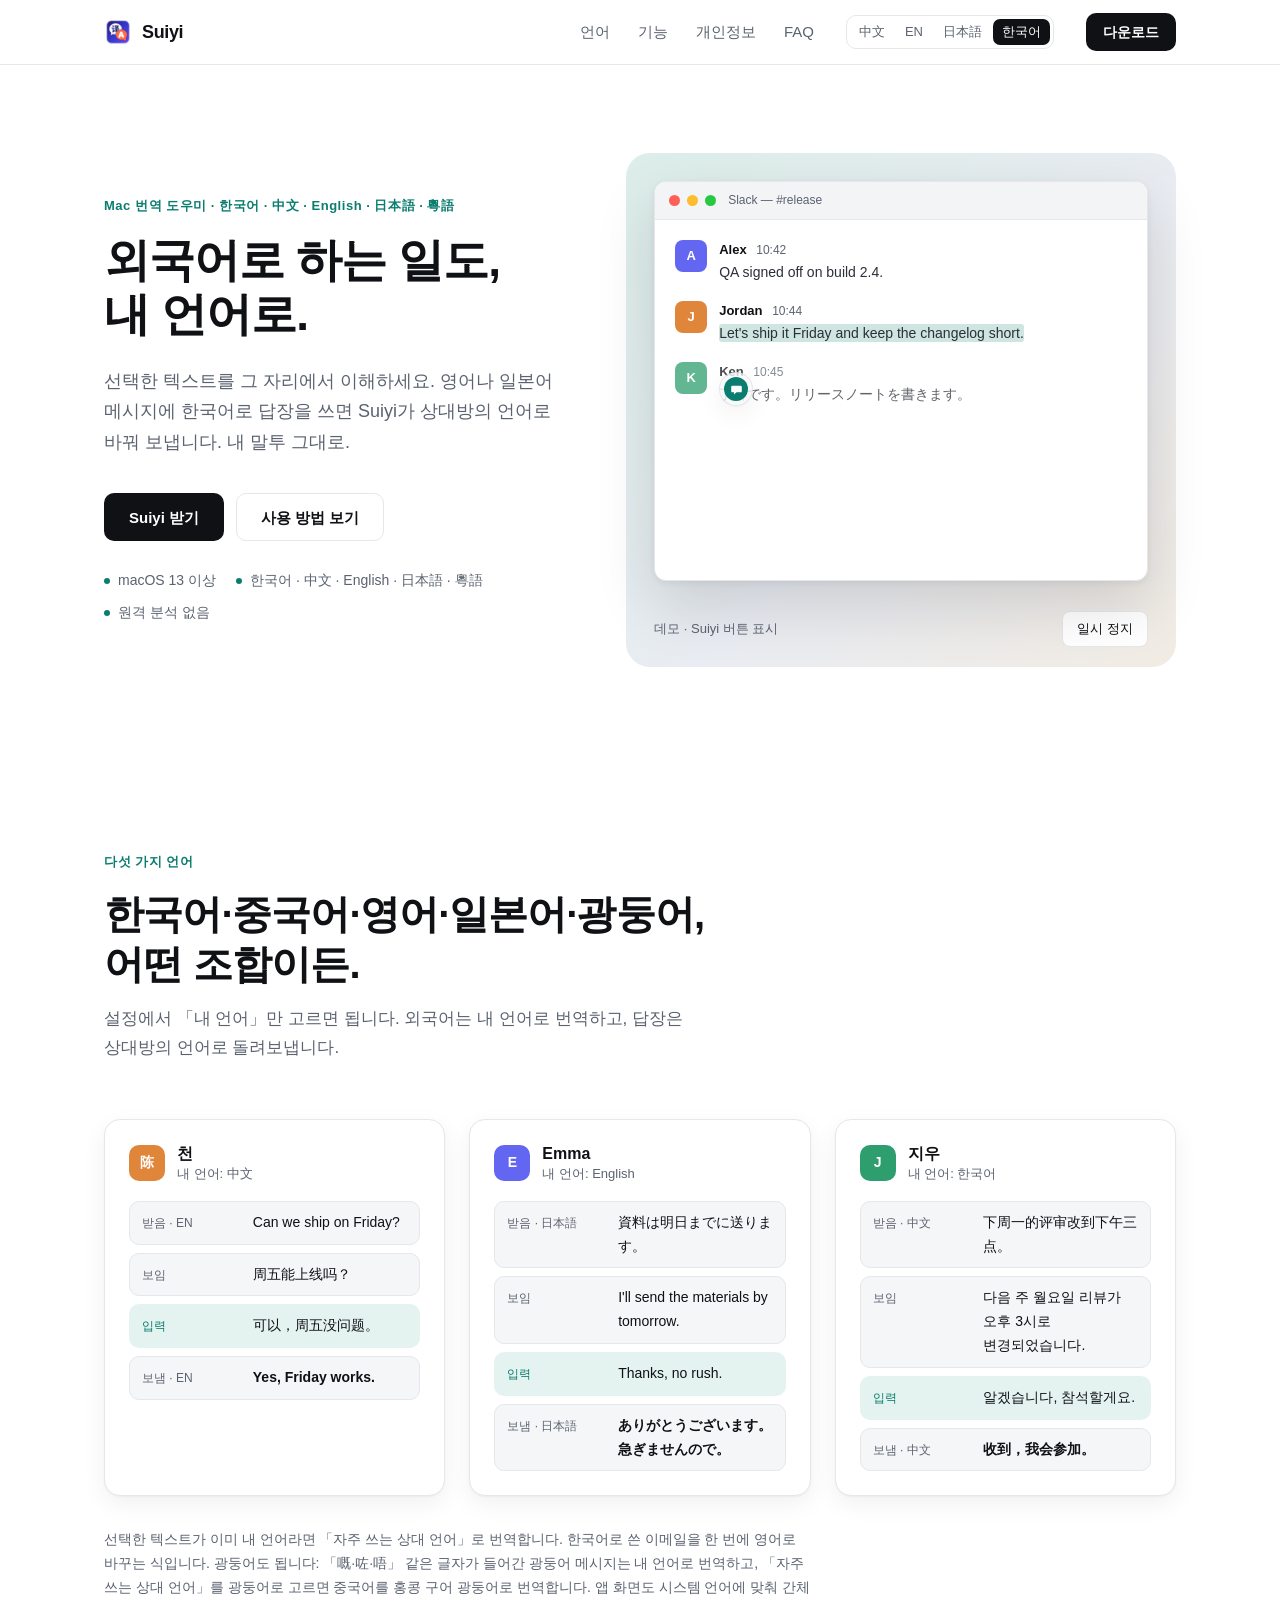
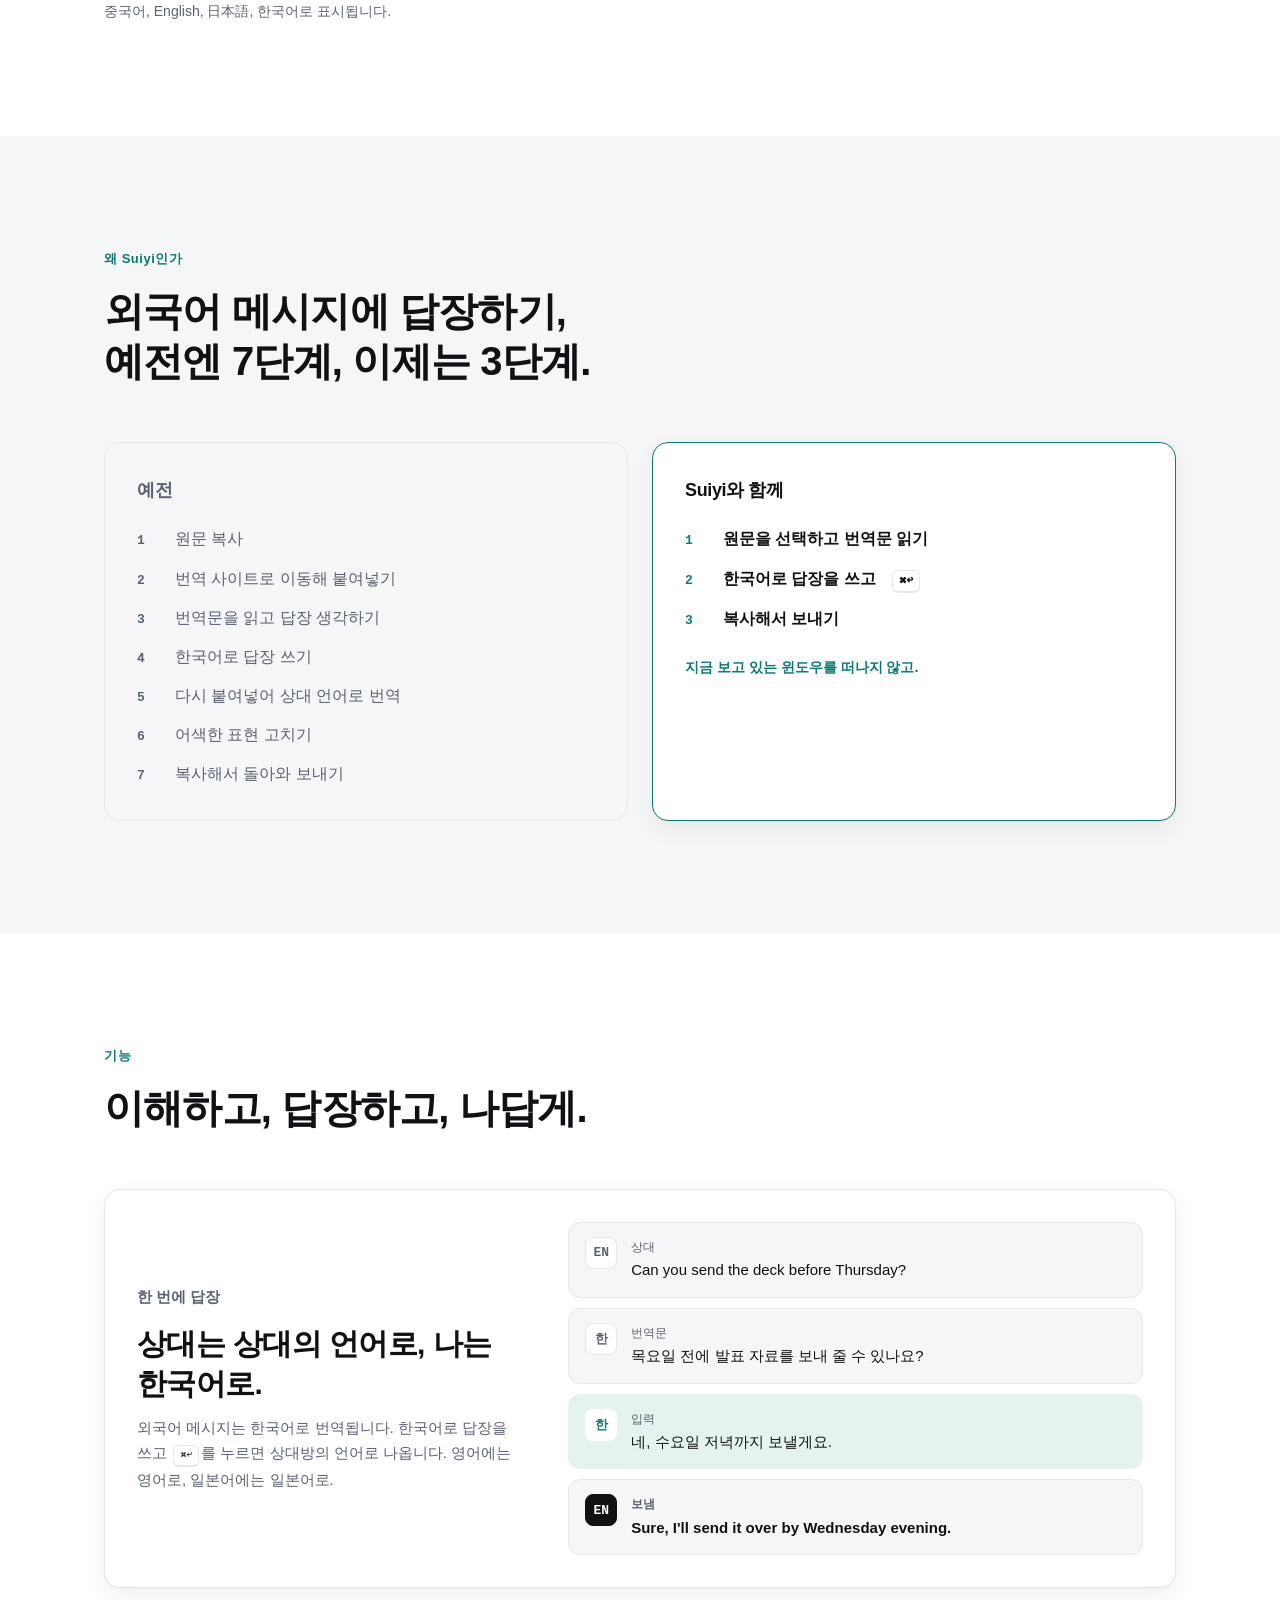
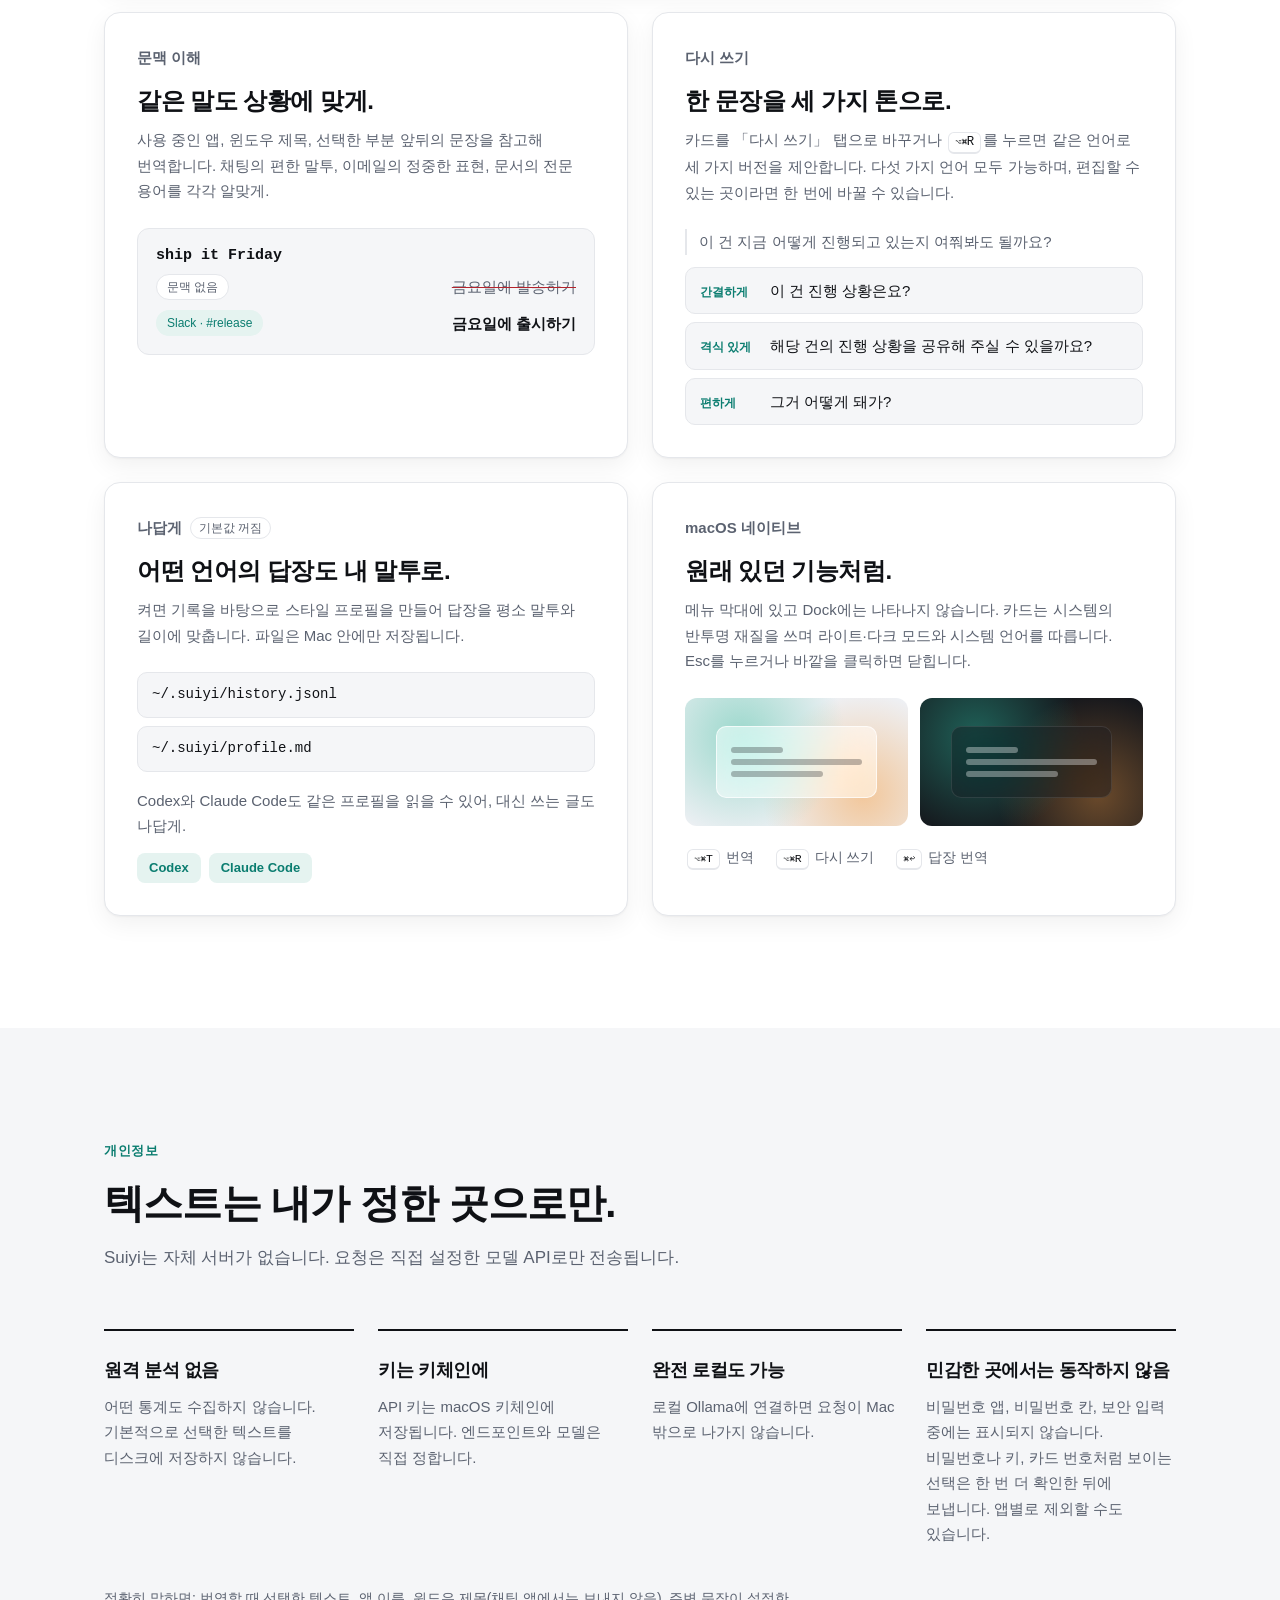
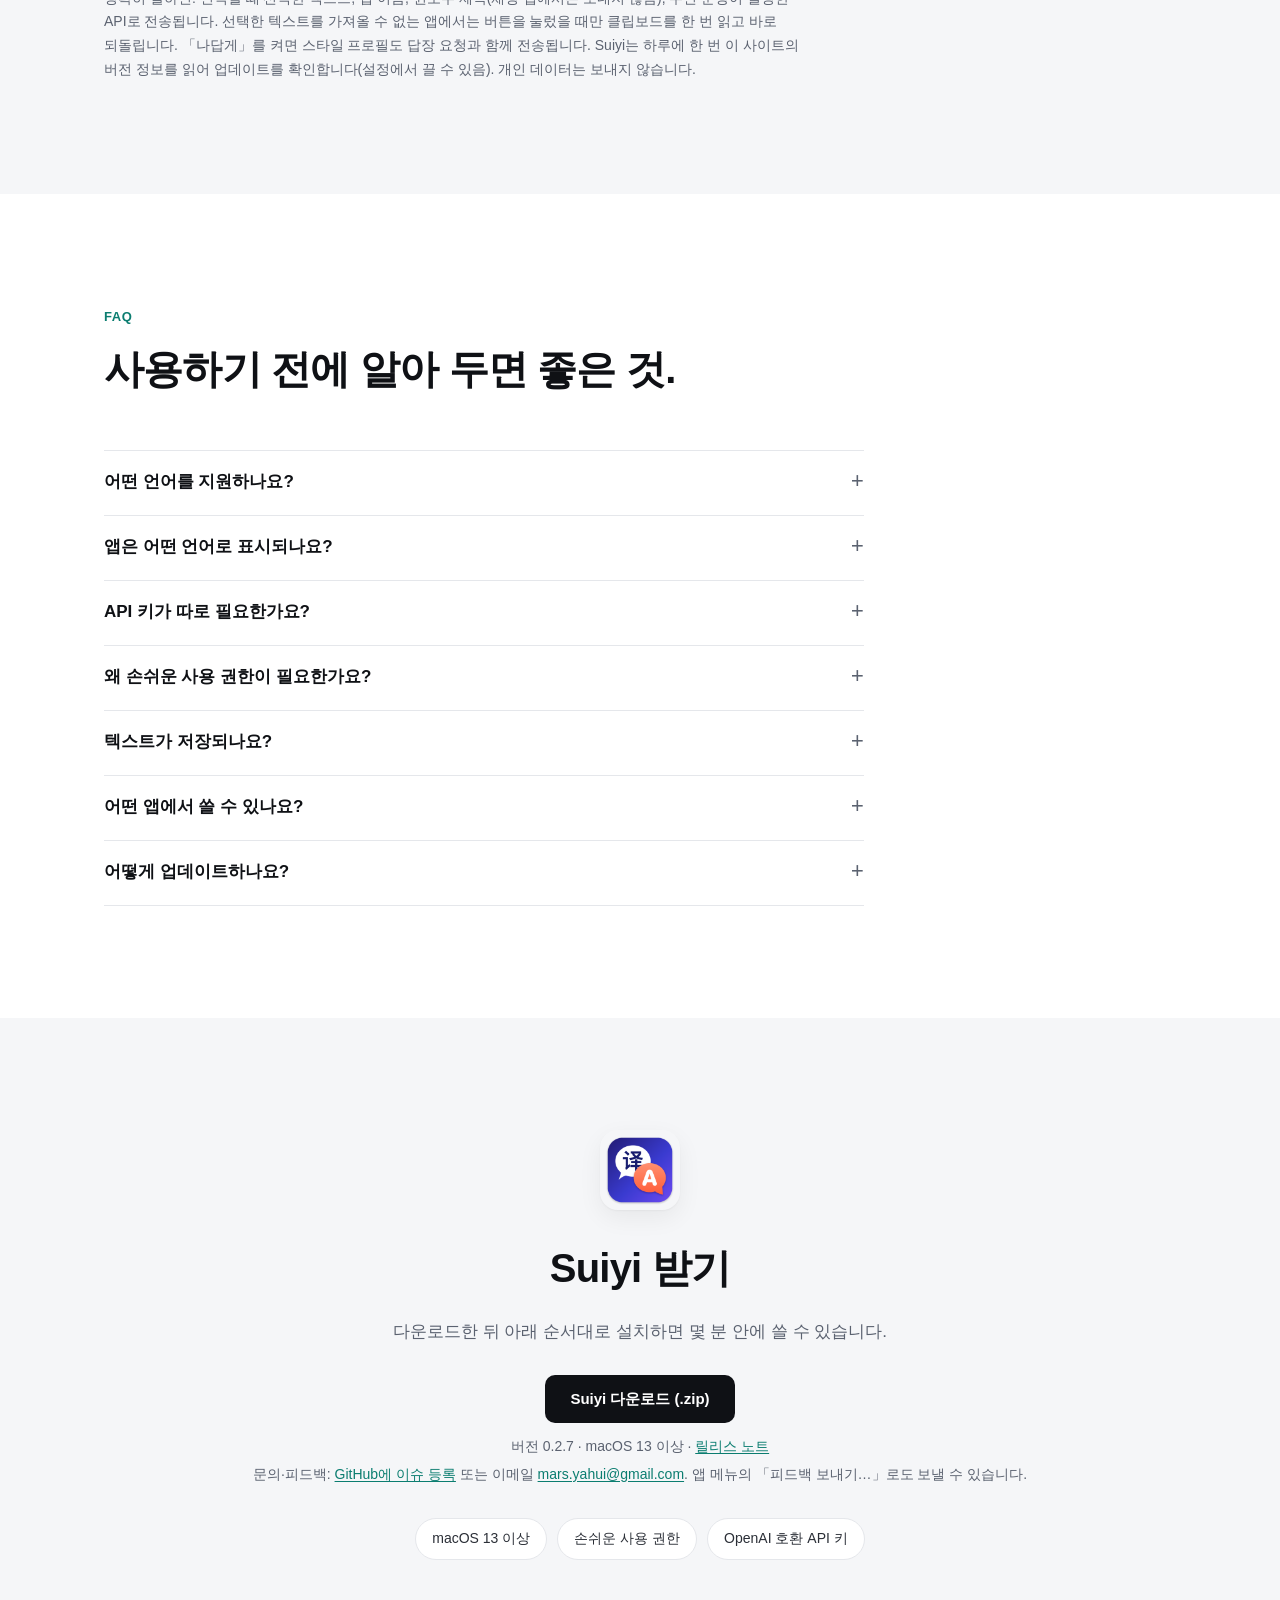
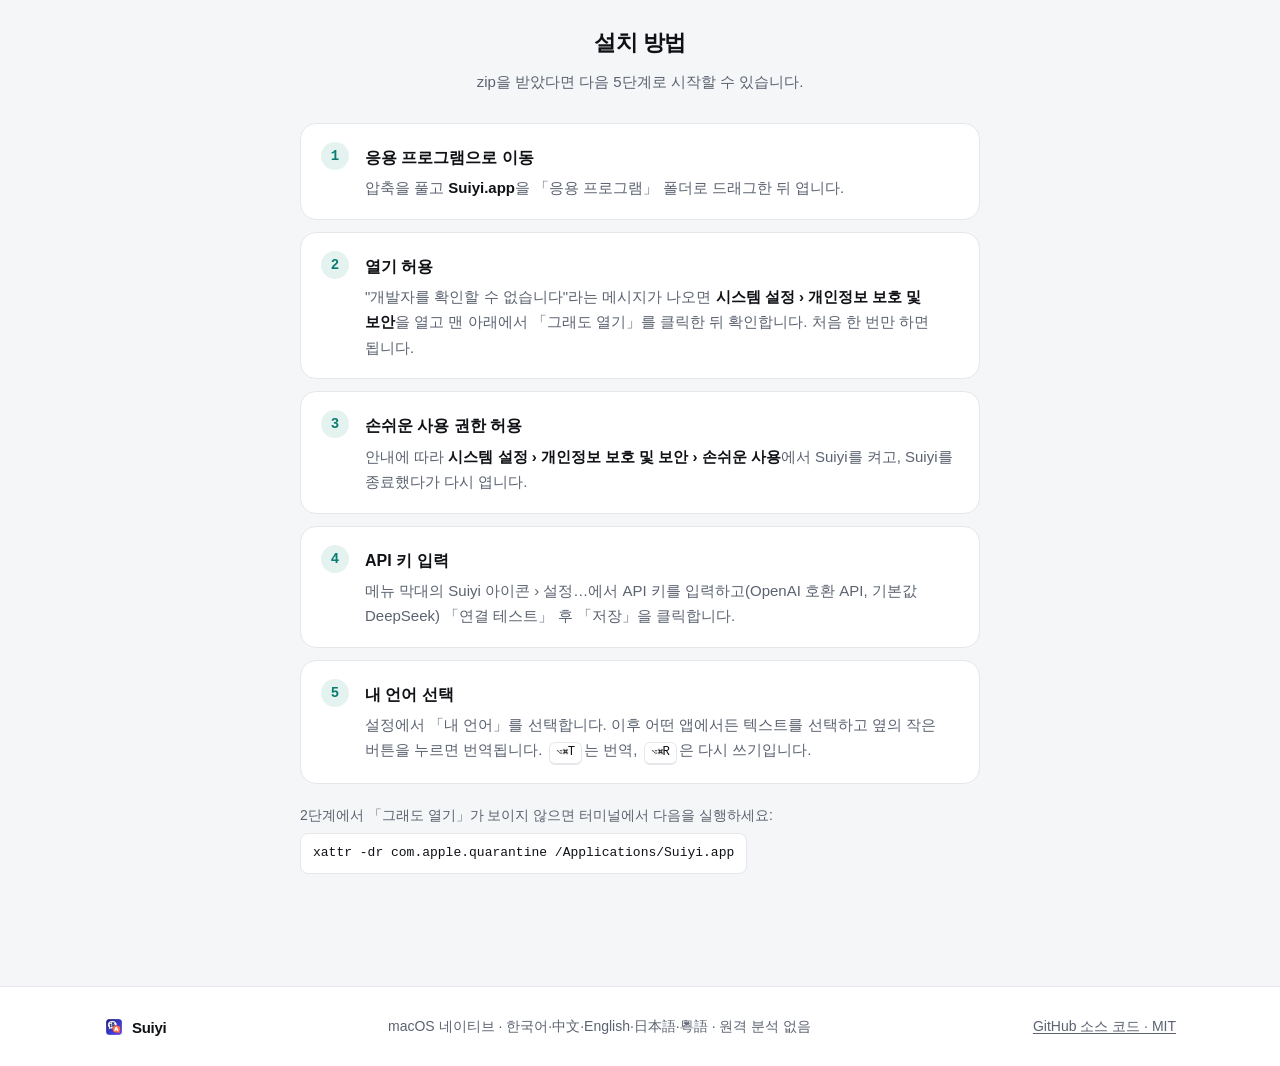
<file: ko/index.html>
<!doctype html>
<html lang="ko">
<head>
  <meta charset="utf-8">
  <meta name="viewport" content="width=device-width, initial-scale=1">
  <meta name="color-scheme" content="light dark">
  <meta name="theme-color" content="#ffffff" media="(prefers-color-scheme: light)">
  <meta name="theme-color" content="#0c0d10" media="(prefers-color-scheme: dark)">
  <title>Suiyi — Mac 어디서나 번역 · 한국어, 중국어, 영어, 일본어, 광둥어</title>
  <meta name="description" content="Suiyi는 메뉴 막대에 있는 Mac 번역 도우미입니다. 텍스트를 선택한 곳에서 한국어·중국어·영어·일본어·광둥어를 서로 번역하고, 내 언어로 쓴 답장을 상대방의 언어로 보냅니다. 원격 분석 없음.">
  <link rel="alternate" hreflang="zh-CN" href="https://mars16881688.github.io/fanyi-site/">
  <link rel="alternate" hreflang="en" href="https://mars16881688.github.io/fanyi-site/en/">
  <link rel="alternate" hreflang="ja" href="https://mars16881688.github.io/fanyi-site/ja/">
  <link rel="alternate" hreflang="ko" href="https://mars16881688.github.io/fanyi-site/ko/">
  <link rel="alternate" hreflang="x-default" href="https://mars16881688.github.io/fanyi-site/">
  <meta property="og:type" content="website">
  <meta property="og:locale" content="ko_KR">
  <meta property="og:title" content="Suiyi — Mac 어디서나 번역">
  <meta property="og:description" content="한국어·중국어·영어·일본어·광둥어를 어떤 조합으로든. 내 언어로 읽고 내 언어로 답장하세요. macOS 네이티브, 원격 분석 없음.">
  <meta property="og:url" content="https://mars16881688.github.io/fanyi-site/ko/">
  <meta property="og:image" content="https://mars16881688.github.io/fanyi-site/assets/icon-512.png">
  <link rel="icon" type="image/png" href="../assets/favicon-64.png">
  <link rel="apple-touch-icon" href="../assets/apple-touch-icon.png">
  <link rel="stylesheet" href="../styles.css">
  <script type="application/ld+json">
{
    "@context": "https://schema.org",
    "@type": "SoftwareApplication",
    "name": "Suiyi",
    "alternateName": [
      "随译",
      "Suiyi"
    ],
    "applicationCategory": "UtilitiesApplication",
    "operatingSystem": "macOS 13 or later",
    "description": "Mac 메뉴 막대 번역 도구. 한국어·중국어·영어·일본어·광둥어를 어떤 조합으로든, 텍스트를 선택한 자리에서 번역합니다. 내 언어로 쓴 답장을 상대방의 언어로 바꿔 줍니다. 무료 오픈 소스이며 내 모델 API 키를 사용합니다. 원격 분석 없음.",
    "url": "https://mars16881688.github.io/fanyi-site/ko/",
    "inLanguage": "ko",
    "image": "https://mars16881688.github.io/fanyi-site/assets/icon-512.png",
    "downloadUrl": "https://github.com/mars16881688/fanyi-site/releases/latest",
    "license": "https://opensource.org/licenses/MIT",
    "isAccessibleForFree": true,
    "offers": {
      "@type": "Offer",
      "price": "0",
      "priceCurrency": "USD"
    },
    "sameAs": [
      "https://github.com/mars16881688/fanyi"
    ]
  }
  </script>
  <script src="../main.js" defer></script>
</head>
<body>
  <a class="skip-link" href="#main">본문으로 건너뛰기</a>

  <header class="site-header">
    <nav class="container nav" aria-label="메인">
      <a class="brand" href="#top"><img src="../assets/favicon-64.png" width="28" height="28" alt=""><span>Suiyi</span></a>
      <div class="nav-links">
        <a href="#languages">언어</a>
        <a href="#features">기능</a>
        <a href="#privacy">개인정보</a>
        <a href="#faq">FAQ</a>
      </div>
      <div class="lang-switch" aria-label="언어">
        <a href="../" lang="zh-CN" data-lang="zh">中文</a>
        <a href="../en/" lang="en" data-lang="en">EN</a>
        <a href="../ja/" lang="ja" data-lang="ja">日本語</a>
        <a href="./" lang="ko" data-lang="ko" aria-current="page">한국어</a>
      </div>
      <a class="btn btn-primary btn-sm" href="#get">다운로드</a>
    </nav>
  </header>

  <main id="main">
    <!-- 히어로 -->
    <section class="hero" id="top" aria-labelledby="hero-title">
      <div class="container hero-grid">
        <div class="hero-copy">
          <p class="eyebrow">Mac 번역 도우미 · 한국어 · 中文 · English · 日本語 · 粵語</p>
          <h1 id="hero-title"><span class="line">외국어로 하는 일도,</span><span class="line">내 언어로.</span></h1>
          <p class="lede">선택한 텍스트를 그 자리에서 이해하세요. 영어나 일본어 메시지에 한국어로 답장을 쓰면 Suiyi가 상대방의 언어로 바꿔 보냅니다. 내 말투 그대로.</p>
          <div class="hero-actions">
            <a class="btn btn-primary" href="#get">Suiyi 받기</a>
            <a class="btn btn-ghost" href="#languages">사용 방법 보기</a>
          </div>
          <ul class="hero-meta" aria-label="요약">
            <li>macOS 13 이상</li>
            <li>한국어 · 中文 · English · 日本語 · 粵語</li>
            <li>원격 분석 없음</li>
          </ul>
        </div>

        <figure class="hero-visual">
          <div class="mac" id="demo" data-stage="4" role="img"
               data-status="데모" data-static="예시 화면" data-pause="일시 정지" data-play="재생"
               data-pause-label="데모 일시 정지" data-play-label="데모 재생"
               data-stages="선택 전|영어 문장 선택|Suiyi 버튼 표시|한 번 클릭으로 번역|완료"
               aria-label="예시 화면: Slack에서 영어 문장 Let's ship it Friday를 선택하면 Suiyi 버튼이 나타나고, 반투명 카드가 #release 채널의 문맥을 참고해 「금요일에 출시하고 변경 내역은 짧게 정리합시다.」로 번역합니다.">
            <div class="mac-bar" aria-hidden="true">
              <span class="lights"><i></i><i></i><i></i></span>
              <span class="mac-title">Slack — #release</span>
            </div>
            <div class="mac-body" aria-hidden="true">
              <div class="msg">
                <span class="avatar a1">A</span>
                <div><p class="msg-name">Alex <time>10:42</time></p><p lang="en">QA signed off on build 2.4.</p></div>
              </div>
              <div class="msg">
                <span class="avatar a2">J</span>
                <div><p class="msg-name">Jordan <time>10:44</time></p><p><mark class="sel" lang="en">Let's ship it Friday and keep the changelog short.</mark></p></div>
              </div>
              <div class="msg msg-faint">
                <span class="avatar a3">K</span>
                <div><p class="msg-name">Ken <time>10:45</time></p><p lang="ja">了解です。リリースノートを書きます。</p></div>
              </div>

              <div class="pill"><span class="pill-mark"><svg viewBox="0 0 16 16" width="13" height="13" aria-hidden="true"><path d="M3 3.5h10a1.5 1.5 0 0 1 1.5 1.5v5A1.5 1.5 0 0 1 13 11.5H8l-3 2.5v-2.5H3A1.5 1.5 0 0 1 1.5 10V5A1.5 1.5 0 0 1 3 3.5Z" fill="currentColor"/></svg></span></div>

              <div class="pop">
                <div class="pop-head">
                  <span class="pop-tabs"><b>번역</b><span>다시 쓰기</span></span>
                  <span class="pop-ctx">문맥: Slack · #release</span>
                </div>
                <p class="pop-src" lang="en">Let's ship it Friday and keep the changelog short.</p>
                <p class="pop-out"><span id="demo-text">금요일에 출시하고 변경 내역은 짧게 정리합시다.</span><span class="caret"></span></p>
                <div class="pop-actions"><span>번역문 복사</span><span class="pop-reply">한국어로 답장</span></div>
              </div>
            </div>
          </div>
          <figcaption class="demo-bar">
            <span class="demo-status" id="demo-status">데모</span>
            <button class="demo-toggle" id="demo-toggle" type="button" hidden>일시 정지</button>
          </figcaption>
        </figure>
      </div>
    </section>

    <!-- 언어 -->
    <section class="section" id="languages" aria-labelledby="languages-title">
      <div class="container">
        <div class="section-head">
          <p class="eyebrow">다섯 가지 언어</p>
          <h2 id="languages-title">한국어·중국어·영어·일본어·광둥어, 어떤 조합이든.</h2>
          <p class="section-sub">설정에서 「내 언어」만 고르면 됩니다. 외국어는 내 언어로 번역하고, 답장은 상대방의 언어로 돌려보냅니다.</p>
        </div>
        <ul class="people">
          <li class="person">
            <div class="person-head"><span class="avatar a2">陈</span><div><p class="person-name">천</p><p class="person-lang">내 언어: 中文</p></div></div>
            <ol class="flow-list">
              <li><span class="k">받음 · EN</span><span class="v" lang="en">Can we ship on Friday?</span></li>
              <li><span class="k">보임</span><span class="v" lang="zh-CN">周五能上线吗？</span></li>
              <li class="mine"><span class="k">입력</span><span class="v" lang="zh-CN">可以，周五没问题。</span></li>
              <li class="out"><span class="k">보냄 · EN</span><span class="v" lang="en">Yes, Friday works.</span></li>
            </ol>
          </li>
          <li class="person">
            <div class="person-head"><span class="avatar a1">E</span><div><p class="person-name">Emma</p><p class="person-lang">내 언어: English</p></div></div>
            <ol class="flow-list">
              <li><span class="k">받음 · 日本語</span><span class="v" lang="ja">資料は明日までに送ります。</span></li>
              <li><span class="k">보임</span><span class="v" lang="en">I'll send the materials by tomorrow.</span></li>
              <li class="mine"><span class="k">입력</span><span class="v" lang="en">Thanks, no rush.</span></li>
              <li class="out"><span class="k">보냄 · 日本語</span><span class="v" lang="ja">ありがとうございます。急ぎませんので。</span></li>
            </ol>
          </li>
          <li class="person">
            <div class="person-head"><span class="avatar a3">J</span><div><p class="person-name">지우</p><p class="person-lang">내 언어: 한국어</p></div></div>
            <ol class="flow-list">
              <li><span class="k">받음 · 中文</span><span class="v" lang="zh-CN">下周一的评审改到下午三点。</span></li>
              <li><span class="k">보임</span><span class="v">다음 주 월요일 리뷰가 오후 3시로 변경되었습니다.</span></li>
              <li class="mine"><span class="k">입력</span><span class="v">알겠습니다, 참석할게요.</span></li>
              <li class="out"><span class="k">보냄 · 中文</span><span class="v" lang="zh-CN">收到，我会参加。</span></li>
            </ol>
          </li>
        </ul>
        <p class="fineprint">선택한 텍스트가 이미 내 언어라면 「자주 쓰는 상대 언어」로 번역합니다. 한국어로 쓴 이메일을 한 번에 영어로 바꾸는 식입니다. 광둥어도 됩니다: 「嘅·咗·唔」 같은 글자가 들어간 광둥어 메시지는 내 언어로 번역하고, 「자주 쓰는 상대 언어」를 광둥어로 고르면 중국어를 홍콩 구어 광둥어로 번역합니다. 앱 화면도 시스템 언어에 맞춰 간체 중국어, English, 日本語, 한국어로 표시됩니다.</p>
      </div>
    </section>

    <!-- 이유 -->
    <section class="section section-alt" id="why" aria-labelledby="why-title">
      <div class="container">
        <div class="section-head">
          <p class="eyebrow">왜 Suiyi인가</p>
          <h2 id="why-title">외국어 메시지에 답장하기,<br>예전엔 7단계, 이제는 3단계.</h2>
        </div>
        <div class="compare">
          <div class="compare-col compare-before">
            <h3>예전</h3>
            <ol>
              <li>원문 복사</li>
              <li>번역 사이트로 이동해 붙여넣기</li>
              <li>번역문을 읽고 답장 생각하기</li>
              <li>한국어로 답장 쓰기</li>
              <li>다시 붙여넣어 상대 언어로 번역</li>
              <li>어색한 표현 고치기</li>
              <li>복사해서 돌아와 보내기</li>
            </ol>
          </div>
          <div class="compare-col compare-after">
            <h3>Suiyi와 함께</h3>
            <ol>
              <li>원문을 선택하고 번역문 읽기</li>
              <li>한국어로 답장을 쓰고 <kbd>⌘↩</kbd></li>
              <li>복사해서 보내기</li>
            </ol>
            <p class="compare-note">지금 보고 있는 윈도우를 떠나지 않고.</p>
          </div>
        </div>
      </div>
    </section>

    <!-- 기능 -->
    <section class="section" id="features" aria-labelledby="features-title">
      <div class="container">
        <div class="section-head">
          <p class="eyebrow">기능</p>
          <h2 id="features-title">이해하고, 답장하고, 나답게.</h2>
        </div>

        <!-- 답장 -->
        <article class="feature feature-wide">
          <div class="feature-text">
            <p class="tag">한 번에 답장</p>
            <h3>상대는 상대의 언어로, 나는 한국어로.</h3>
            <p>외국어 메시지는 한국어로 번역됩니다. 한국어로 답장을 쓰고 <kbd>⌘↩</kbd>를 누르면 상대방의 언어로 나옵니다. 영어에는 영어로, 일본어에는 일본어로.</p>
          </div>
          <div class="reply-flow" aria-label="한 번에 답장 예시">
            <div class="rf-row"><span class="rf-lang">EN</span><p><span class="rf-label">상대</span><span lang="en">Can you send the deck before Thursday?</span></p></div>
            <div class="rf-row"><span class="rf-lang">한</span><p><span class="rf-label">번역문</span>목요일 전에 발표 자료를 보내 줄 수 있나요?</p></div>
            <div class="rf-row rf-me"><span class="rf-lang">한</span><p><span class="rf-label">입력</span>네, 수요일 저녁까지 보낼게요.</p></div>
            <div class="rf-row rf-out"><span class="rf-lang">EN</span><p><span class="rf-label">보냄</span><span lang="en">Sure, I'll send it over by Wednesday evening.</span></p></div>
          </div>
        </article>

        <div class="feature-grid">
          <!-- 문맥 -->
          <article class="feature">
            <p class="tag">문맥 이해</p>
            <h3>같은 말도 상황에 맞게.</h3>
            <p>사용 중인 앱, 윈도우 제목, 선택한 부분 앞뒤의 문장을 참고해 번역합니다. 채팅의 편한 말투, 이메일의 정중한 표현, 문서의 전문 용어를 각각 알맞게.</p>
            <div class="ctx" aria-label="문맥에 따른 번역 예시">
              <p class="ctx-src">ship it Friday</p>
              <div class="ctx-row"><span class="ctx-chip">문맥 없음</span><span class="ctx-bad">금요일에 발송하기</span></div>
              <div class="ctx-row"><span class="ctx-chip ctx-on">Slack · #release</span><span class="ctx-good">금요일에 출시하기</span></div>
            </div>
          </article>

          <!-- 다시 쓰기 -->
          <article class="feature">
            <p class="tag">다시 쓰기</p>
            <h3>한 문장을 세 가지 톤으로.</h3>
            <p>카드를 「다시 쓰기」 탭으로 바꾸거나 <kbd>⌥⌘R</kbd>를 누르면 같은 언어로 세 가지 버전을 제안합니다. 다섯 가지 언어 모두 가능하며, 편집할 수 있는 곳이라면 한 번에 바꿀 수 있습니다.</p>
            <p class="rw-src">이 건 지금 어떻게 진행되고 있는지 여쭤봐도 될까요?</p>
            <ul class="rewrite" aria-label="세 가지 다시 쓰기">
              <li><span>간결하게</span>이 건 진행 상황은요?</li>
              <li><span>격식 있게</span>해당 건의 진행 상황을 공유해 주실 수 있을까요?</li>
              <li><span>편하게</span>그거 어떻게 돼가?</li>
            </ul>
          </article>

          <!-- 스타일 -->
          <article class="feature">
            <p class="tag">나답게 <span class="badge">기본값 꺼짐</span></p>
            <h3>어떤 언어의 답장도 내 말투로.</h3>
            <p>켜면 기록을 바탕으로 스타일 프로필을 만들어 답장을 평소 말투와 길이에 맞춥니다. 파일은 Mac 안에만 저장됩니다.</p>
            <div class="files" aria-label="로컬 파일">
              <code>~/.suiyi/history.jsonl</code>
              <code>~/.suiyi/profile.md</code>
            </div>
            <p class="agents-note">Codex와 Claude Code도 같은 프로필을 읽을 수 있어, 대신 쓰는 글도 나답게.</p>
            <div class="agents"><span>Codex</span><span>Claude Code</span></div>
          </article>

          <!-- 네이티브 -->
          <article class="feature">
            <p class="tag">macOS 네이티브</p>
            <h3>원래 있던 기능처럼.</h3>
            <p>메뉴 막대에 있고 Dock에는 나타나지 않습니다. 카드는 시스템의 반투명 재질을 쓰며 라이트·다크 모드와 시스템 언어를 따릅니다. Esc를 누르거나 바깥을 클릭하면 닫힙니다.</p>
            <div class="glass-duo" aria-hidden="true">
              <div class="glass-sample gs-light"><div class="gs-card"><i></i><i></i><i></i></div></div>
              <div class="glass-sample gs-dark"><div class="gs-card"><i></i><i></i><i></i></div></div>
            </div>
            <ul class="keys" aria-label="단축키">
              <li><kbd>⌥⌘T</kbd> 번역</li>
              <li><kbd>⌥⌘R</kbd> 다시 쓰기</li>
              <li><kbd>⌘↩</kbd> 답장 번역</li>
            </ul>
          </article>
        </div>
      </div>
    </section>

    <!-- 개인정보 -->
    <section class="section section-alt" id="privacy" aria-labelledby="privacy-title">
      <div class="container">
        <div class="section-head">
          <p class="eyebrow">개인정보</p>
          <h2 id="privacy-title">텍스트는 내가 정한 곳으로만.</h2>
          <p class="section-sub">Suiyi는 자체 서버가 없습니다. 요청은 직접 설정한 모델 API로만 전송됩니다.</p>
        </div>
        <ul class="privacy">
          <li><h3>원격 분석 없음</h3><p>어떤 통계도 수집하지 않습니다. 기본적으로 선택한 텍스트를 디스크에 저장하지 않습니다.</p></li>
          <li><h3>키는 키체인에</h3><p>API 키는 macOS 키체인에 저장됩니다. 엔드포인트와 모델은 직접 정합니다.</p></li>
          <li><h3>완전 로컬도 가능</h3><p>로컬 Ollama에 연결하면 요청이 Mac 밖으로 나가지 않습니다.</p></li>
          <li><h3>민감한 곳에서는 동작하지 않음</h3><p>비밀번호 앱, 비밀번호 칸, 보안 입력 중에는 표시되지 않습니다. 비밀번호나 키, 카드 번호처럼 보이는 선택은 한 번 더 확인한 뒤에 보냅니다. 앱별로 제외할 수도 있습니다.</p></li>
        </ul>
        <p class="fineprint">정확히 말하면: 번역할 때 선택한 텍스트, 앱 이름, 윈도우 제목(채팅 앱에서는 보내지 않음), 주변 문장이 설정한 API로 전송됩니다. 선택한 텍스트를 가져올 수 없는 앱에서는 버튼을 눌렀을 때만 클립보드를 한 번 읽고 바로 되돌립니다. 「나답게」를 켜면 스타일 프로필도 답장 요청과 함께 전송됩니다. Suiyi는 하루에 한 번 이 사이트의 버전 정보를 읽어 업데이트를 확인합니다(설정에서 끌 수 있음). 개인 데이터는 보내지 않습니다.</p>
      </div>
    </section>

    <!-- FAQ -->
    <section class="section" id="faq" aria-labelledby="faq-title">
      <div class="container">
        <div class="section-head">
          <p class="eyebrow">FAQ</p>
          <h2 id="faq-title">사용하기 전에 알아 두면 좋은 것.</h2>
        </div>
        <div class="faq">
          <details>
            <summary>어떤 언어를 지원하나요?</summary>
            <p>한국어·중국어·영어·일본어·광둥어를 어떤 조합으로든 번역합니다. 설정에서 「내 언어」를 고르면 외국어는 내 언어로, 내 언어는 「자주 쓰는 상대 언어」로 번역하고, 답장은 상대방의 언어로 돌려보냅니다. 프랑스어 등 다른 언어도 내 언어로 번역할 수 있습니다.</p>
          </details>
          <details>
            <summary>앱은 어떤 언어로 표시되나요?</summary>
            <p>macOS 언어에 맞춰 간체 중국어, English, 日本語, 한국어로 표시됩니다. 그 밖의 시스템 언어에서는 영어로 표시됩니다.</p>
          </details>
          <details>
            <summary>API 키가 따로 필요한가요?</summary>
            <p>네. OpenAI 호환 API라면 무엇이든 쓸 수 있습니다. 기본값은 DeepSeek이며 OpenAI, OpenRouter, 로컬 Ollama도 가능합니다. 요금은 각 제공업체의 사용량 기준입니다.</p>
          </details>
          <details>
            <summary>왜 손쉬운 사용 권한이 필요한가요?</summary>
            <p>선택한 텍스트를 읽고 다시 쓴 결과로 바꾸려면 이 macOS 권한이 필요합니다. 권한이 없으면 Suiyi가 동작하지 않습니다.</p>
          </details>
          <details>
            <summary>텍스트가 저장되나요?</summary>
            <p>기본적으로 저장하지 않습니다. 「나답게」를 켠 경우에만 기록과 스타일 프로필을 Mac의 <code>~/.suiyi</code>에 저장하며 언제든 삭제할 수 있습니다.</p>
          </details>
          <details>
            <summary>어떤 앱에서 쓸 수 있나요?</summary>
            <p>텍스트를 선택할 수 있는 대부분의 앱에서 쓸 수 있습니다. 브라우저, Slack, Teams, 메일 등. 터미널과 코드 편집기는 키가 자주 표시되므로 기본값이 꺼짐이며, 필요하면 설정 › 보안에서 켤 수 있습니다. 쓰고 싶지 않은 앱은 설정에서 제외할 수 있습니다.</p>
          </details>
          <details>
            <summary>어떻게 업데이트하나요?</summary>
            <p>새 버전이 나오면 Suiyi가 알려 줍니다. 「지금 업데이트」를 누르면 다운로드하고 서명을 확인한 뒤 교체하고 다시 엽니다. 설정과 권한은 그대로 유지됩니다. 메뉴의 「업데이트 확인…」으로도 확인할 수 있습니다. 0.2.4 이하 버전은 0.2.5를 한 번만 직접 다운로드하세요.</p>
          </details>
        </div>
      </div>
    </section>

    <!-- 받기 -->
    <section class="section section-alt get" id="get" aria-labelledby="get-title">
      <div class="container get-inner">
        <img class="get-icon" src="../assets/icon-512.png" width="80" height="80" alt="Suiyi 앱 아이콘">
        <h2 id="get-title">Suiyi 받기</h2>
        <p class="section-sub">다운로드한 뒤 아래 순서대로 설치하면 몇 분 안에 쓸 수 있습니다.</p>
        <a class="btn btn-primary get-mail" href="https://github.com/mars16881688/fanyi-site/releases/latest/download/Suiyi.zip">Suiyi 다운로드 (.zip)</a>
        <p class="get-meta">버전 0.2.7 · macOS 13 이상 · <a href="https://github.com/mars16881688/fanyi-site/releases/latest">릴리스 노트</a></p>
        <p class="get-meta">문의·피드백: <a href="https://github.com/mars16881688/fanyi-site/issues/new?template=feedback.md">GitHub에 이슈 등록</a> 또는 이메일 <a href="mailto:mars.yahui@gmail.com?subject=Suiyi%20feedback">mars.yahui@gmail.com</a>. 앱 메뉴의 「피드백 보내기…」로도 보낼 수 있습니다.</p>
        <ul class="reqs" aria-label="요구 사항">
          <li>macOS 13 이상</li>
          <li>손쉬운 사용 권한</li>
          <li>OpenAI 호환 API 키</li>
        </ul>
        <div class="install" id="install">
          <h3>설치 방법</h3>
          <p class="install-sub">zip을 받았다면 다음 5단계로 시작할 수 있습니다.</p>
          <ol class="install-steps">
            <li><span class="step-n">1</span><div><h4>응용 프로그램으로 이동</h4><p>압축을 풀고 <b>Suiyi.app</b>을 「응용 프로그램」 폴더로 드래그한 뒤 엽니다.</p></div></li>
            <li><span class="step-n">2</span><div><h4>열기 허용</h4><p>"개발자를 확인할 수 없습니다"라는 메시지가 나오면 <b>시스템 설정 › 개인정보 보호 및 보안</b>을 열고 맨 아래에서 「그래도 열기」를 클릭한 뒤 확인합니다. 처음 한 번만 하면 됩니다.</p></div></li>
            <li><span class="step-n">3</span><div><h4>손쉬운 사용 권한 허용</h4><p>안내에 따라 <b>시스템 설정 › 개인정보 보호 및 보안 › 손쉬운 사용</b>에서 Suiyi를 켜고, Suiyi를 종료했다가 다시 엽니다.</p></div></li>
            <li><span class="step-n">4</span><div><h4>API 키 입력</h4><p>메뉴 막대의 Suiyi 아이콘 › 설정…에서 API 키를 입력하고(OpenAI 호환 API, 기본값 DeepSeek) 「연결 테스트」 후 「저장」을 클릭합니다.</p></div></li>
            <li><span class="step-n">5</span><div><h4>내 언어 선택</h4><p>설정에서 「내 언어」를 선택합니다. 이후 어떤 앱에서든 텍스트를 선택하고 옆의 작은 버튼을 누르면 번역됩니다. <kbd>⌥⌘T</kbd>는 번역, <kbd>⌥⌘R</kbd>은 다시 쓰기입니다.</p></div></li>
          </ol>
          <p class="install-fallback">2단계에서 「그래도 열기」가 보이지 않으면 터미널에서 다음을 실행하세요:<br><code>xattr -dr com.apple.quarantine /Applications/Suiyi.app</code></p>
        </div>
      </div>
    </section>
  </main>

  <footer class="site-footer">
    <div class="container footer-inner">
      <span class="brand brand-sm"><img src="../assets/favicon-64.png" width="20" height="20" alt="">Suiyi</span>
      <span>macOS 네이티브 · 한국어·中文·English·日本語·粵語 · 원격 분석 없음</span>
      <a class="footer-link" href="https://github.com/mars16881688/fanyi">GitHub 소스 코드 · MIT</a>
    </div>
  </footer>
</body>
</html>
</file>
<file: styles.css>
/* ---------- Tokens ---------- */
:root {
  --bg: #ffffff;
  --bg-alt: #f5f6f8;
  --card: #ffffff;
  --ink: #0f1115;
  --text: #2b2f37;
  --muted: #5b6270;
  --line: #e5e7eb;
  --accent: #0b7d70;
  --accent-ink: #ffffff;
  --accent-soft: #e5f3f0;
  --mark: rgba(11, 125, 112, 0.2);
  --danger: #b4232c;
  --shadow: 0 1px 2px rgba(15, 17, 21, 0.04), 0 8px 24px rgba(15, 17, 21, 0.06);
  --shadow-lg: 0 2px 6px rgba(15, 17, 21, 0.06), 0 24px 60px rgba(15, 17, 21, 0.14);

  /* 演示窗口 */
  --win: #ffffff;
  --win-bar: #f3f4f6;
  --wall: linear-gradient(135deg, #dceee9 0%, #e9ecf2 55%, #f1ebe3 100%);
  --glass: rgba(248, 249, 251, 0.7);
  --glass-line: rgba(15, 17, 21, 0.08);

  --radius: 16px;
  --font: -apple-system, BlinkMacSystemFont, "SF Pro Text", "PingFang SC", "Hiragino Sans GB", "Microsoft YaHei", "Noto Sans SC", sans-serif;
  --mono: "SF Mono", ui-monospace, Menlo, Consolas, monospace;
  color-scheme: light dark;
}

@media (prefers-color-scheme: dark) {
  :root {
    --bg: #0c0d10;
    --bg-alt: #121419;
    --card: #16181d;
    --ink: #f4f5f7;
    --text: #d6d9df;
    --muted: #9ba2ae;
    --line: #262a31;
    --accent: #36c7b1;
    --accent-ink: #04201c;
    --accent-soft: rgba(54, 199, 177, 0.12);
    --mark: rgba(54, 199, 177, 0.28);
    --danger: #ff8a8f;
    --shadow: 0 1px 2px rgba(0, 0, 0, 0.3), 0 8px 24px rgba(0, 0, 0, 0.25);
    --shadow-lg: 0 2px 6px rgba(0, 0, 0, 0.4), 0 24px 60px rgba(0, 0, 0, 0.5);

    --win: #1b1d22;
    --win-bar: #23262c;
    --wall: linear-gradient(135deg, #0f2a27 0%, #171a22 55%, #251f1a 100%);
    --glass: rgba(40, 43, 50, 0.66);
    --glass-line: rgba(255, 255, 255, 0.12);
  }
}

/* ---------- Base ---------- */
*, *::before, *::after { box-sizing: border-box; }
html { scroll-behavior: smooth; scroll-padding-top: 72px; -webkit-text-size-adjust: 100%; }
body {
  margin: 0;
  font: 16px/1.7 var(--font);
  color: var(--text);
  background: var(--bg);
  -webkit-font-smoothing: antialiased;
}
h1, h2, h3, p, figure, ul, ol { margin: 0; }
ul, ol { padding: 0; list-style: none; }
img { display: block; max-width: 100%; height: auto; }
a { color: inherit; text-decoration: none; }
h1, h2, h3 { color: var(--ink); font-weight: 700; letter-spacing: -0.02em; }
code, kbd { font-family: var(--mono); }
kbd {
  display: inline-block;
  font-size: 0.82em;
  line-height: 1.4;
  padding: 1px 6px;
  margin: 0 2px;
  border: 1px solid var(--line);
  border-bottom-width: 2px;
  border-radius: 6px;
  background: var(--card);
  color: var(--ink);
  white-space: nowrap;
}
:focus-visible { outline: 2px solid var(--accent); outline-offset: 3px; border-radius: 6px; }

.container { width: 100%; max-width: 1120px; margin: 0 auto; padding: 0 24px; }
.skip-link {
  position: absolute; left: 16px; top: -60px; z-index: 100;
  padding: 8px 16px; border-radius: 8px;
  background: var(--ink); color: var(--bg);
}
.skip-link:focus { top: 12px; }

.eyebrow {
  font-size: 13px; font-weight: 600; letter-spacing: 0.04em;
  color: var(--accent); margin-bottom: 16px;
}

/* ---------- Buttons ---------- */
.btn {
  display: inline-flex; align-items: center; justify-content: center;
  min-height: 48px; padding: 0 24px;
  border-radius: 10px; border: 1px solid transparent;
  font-size: 15px; font-weight: 600; line-height: 1;
  transition: background-color .15s, border-color .15s, color .15s;
}
.btn-sm { min-height: 38px; padding: 0 16px; font-size: 14px; }
.btn-primary { background: var(--ink); color: var(--bg); }
.btn-primary:hover { background: var(--accent); color: var(--accent-ink); }
.btn-ghost { border-color: var(--line); color: var(--ink); background: var(--card); }
.btn-ghost:hover { border-color: var(--muted); }

/* ---------- Header ---------- */
.site-header {
  position: sticky; top: 0; z-index: 50;
  background: color-mix(in srgb, var(--bg) 82%, transparent);
  -webkit-backdrop-filter: saturate(180%) blur(16px);
  backdrop-filter: saturate(180%) blur(16px);
  border-bottom: 1px solid var(--line);
}
.nav { display: flex; align-items: center; gap: 32px; height: 64px; }
.brand { display: inline-flex; align-items: center; gap: 10px; font-weight: 700; font-size: 18px; color: var(--ink); letter-spacing: -0.02em; }
.brand img { border-radius: 7px; }
.nav-links { display: flex; gap: 28px; margin-left: auto; font-size: 15px; color: var(--muted); }
.lang-switch { display: flex; gap: 2px; padding: 3px; border: 1px solid var(--line); border-radius: 10px; font-size: 13px; }
.lang-switch a { padding: 3px 9px; border-radius: 7px; color: var(--muted); line-height: 1.6; }
.lang-switch a:hover { color: var(--ink); }
.lang-switch a[aria-current="page"] { background: var(--ink); color: var(--bg); }
.nav-links a { padding: 8px 0; }
.nav-links a:hover { color: var(--ink); }

/* ---------- Hero ---------- */
.hero { padding: 88px 0 72px; }
.hero-grid { display: grid; grid-template-columns: minmax(0, 5fr) minmax(0, 6fr); gap: 64px; align-items: center; }
.hero h1 { font-size: clamp(36px, 4.4vw, 54px); line-height: 1.18; }
.hero h1 .line { display: block; white-space: nowrap; }
.lede { margin-top: 24px; font-size: 18px; color: var(--muted); max-width: 30em; }
.hero-actions { display: flex; flex-wrap: wrap; gap: 12px; margin-top: 36px; }
.hero-meta { display: flex; flex-wrap: wrap; gap: 8px 20px; margin-top: 28px; font-size: 14px; color: var(--muted); }
.hero-meta li { display: inline-flex; align-items: center; gap: 8px; }
.hero-meta li::before { content: ""; width: 6px; height: 6px; border-radius: 50%; background: var(--accent); }

/* 演示：桌面 + 窗口 */
.hero-visual { padding: 28px 28px 20px; border-radius: 24px; background: var(--wall); }
.mac {
  position: relative;
  border-radius: 12px; background: var(--win);
  box-shadow: var(--shadow-lg);
  border: 1px solid var(--line);
}
.mac-bar { border-radius: 12px 12px 0 0; display: flex; align-items: center; gap: 12px; height: 38px; padding: 0 14px; background: var(--win-bar); border-bottom: 1px solid var(--line); }
.lights { display: flex; gap: 7px; }
.lights i { width: 11px; height: 11px; border-radius: 50%; background: #ff5f57; }
.lights i:nth-child(2) { background: #febc2e; }
.lights i:nth-child(3) { background: #28c840; }
.mac-title { font-size: 12px; color: var(--muted); font-weight: 500; }
.mac-body { position: relative; min-height: 360px; padding: 20px 20px 24px; font-size: 14px; line-height: 1.6; color: var(--text); }
.msg { display: flex; gap: 12px; margin-bottom: 18px; }
.msg p { overflow-wrap: anywhere; }
.msg-faint { opacity: .75; }
.msg-name { font-weight: 700; color: var(--ink); font-size: 13px; }
.msg-name time { font-weight: 400; color: var(--muted); margin-left: 6px; font-size: 12px; }
.avatar { flex: none; width: 32px; height: 32px; border-radius: 8px; display: grid; place-items: center; color: #fff; font-weight: 700; font-size: 13px; }
.a1 { background: #6366f1; }
.a2 { background: #e0863a; }
.a3 { background: #2f9e6e; }
.sel { color: inherit; background: var(--mark); border-radius: 3px; padding: 1px 0; transition: background-color .3s; }

.pill {
  position: absolute; left: 64px; top: 152px;
  display: inline-flex; align-items: center; gap: 8px;
  padding: 4px; border-radius: 999px;
  background: var(--glass); border: 1px solid var(--glass-line);
  -webkit-backdrop-filter: blur(18px) saturate(180%);
  backdrop-filter: blur(18px) saturate(180%);
  box-shadow: var(--shadow);
  font-size: 12px; font-weight: 600; color: var(--ink);
  opacity: 0; transform: translateY(4px) scale(.96);
  transition: opacity .25s, transform .25s;
}
.pill-mark { width: 24px; height: 24px; border-radius: 50%; display: grid; place-items: center; background: var(--accent); color: var(--accent-ink); font-size: 12px; }
.pill-sep { width: 1px; height: 12px; background: var(--line); }

.pop {
  position: absolute; right: -16px; bottom: -14px; width: min(340px, calc(100% - 24px));
  padding: 14px 16px 12px; border-radius: 14px;
  background: var(--glass); border: 1px solid var(--glass-line);
  -webkit-backdrop-filter: blur(24px) saturate(180%);
  backdrop-filter: blur(24px) saturate(180%);
  box-shadow: var(--shadow-lg);
  opacity: 0; transform: translateY(10px);
  transition: opacity .35s, transform .35s;
}
.pop-head { display: flex; flex-wrap: wrap; justify-content: space-between; align-items: center; gap: 4px 8px; font-size: 12px; color: var(--muted); }
.pop-tabs { display: inline-flex; gap: 2px; align-items: center; }
.pop-tabs b, .pop-tabs span { padding: 1px 9px; border-radius: 999px; line-height: 1.6; }
.pop-tabs b { font-weight: 600; color: var(--ink); background: color-mix(in srgb, var(--win) 70%, transparent); border: 1px solid var(--line); }
.pop-tabs span { color: var(--muted); }
.pop-brand { display: inline-flex; align-items: center; gap: 6px; font-weight: 600; color: var(--ink); }
.pop-brand img { border-radius: 4px; }
.pop-ctx { padding: 1px 8px; border-radius: 999px; background: var(--accent-soft); color: var(--accent); font-weight: 500; white-space: nowrap; }
.pop-src { margin-top: 10px; font-size: 12px; color: var(--muted); }
.pop-out { margin-top: 4px; min-height: 1.6em; font-size: 17px; font-weight: 600; color: var(--ink); line-height: 1.5; }
.caret { display: inline-block; width: 2px; height: 1em; margin-left: 2px; vertical-align: -2px; background: var(--accent); opacity: 0; }
.pop-actions { display: flex; gap: 6px; margin-top: 12px; font-size: 12px; color: var(--muted); }
.pop-actions span { padding: 3px 10px; border-radius: 6px; border: 1px solid var(--line); background: color-mix(in srgb, var(--win) 50%, transparent); }
.pop-actions .pop-reply { margin-left: auto; color: var(--ink); font-weight: 600; }

/* 演示阶段：0 空 / 1 选中 / 2 按钮 / 3 弹窗输出 / 4 完成 */
.mac[data-stage="0"] .sel { background: transparent; }
.mac[data-stage="2"] .pill { opacity: 1; transform: none; }
.mac[data-stage="3"] .pop, .mac[data-stage="4"] .pop { opacity: 1; transform: none; }
.mac[data-stage="3"] .caret { opacity: 1; animation: blink 1s steps(1) infinite; }
@keyframes blink { 50% { opacity: 0; } }

.demo-bar { display: flex; justify-content: space-between; align-items: center; gap: 12px; margin-top: 30px; font-size: 13px; color: var(--muted); }
.demo-toggle {
  min-height: 36px; min-width: 64px; padding: 0 14px;
  border-radius: 8px; border: 1px solid var(--line);
  background: var(--card); color: var(--ink);
  font: inherit; font-size: 13px; cursor: pointer;
}
.demo-toggle:hover { border-color: var(--muted); }
.demo-toggle[hidden] { display: none; }

/* ---------- Sections ---------- */
.section { padding: 112px 0; }
.section-alt { background: var(--bg-alt); }
.section-head { max-width: 640px; margin-bottom: 56px; }
.section-head h2 { font-size: clamp(28px, 3.4vw, 40px); line-height: 1.25; }
.section-sub { margin-top: 16px; font-size: 17px; color: var(--muted); }

/* 三语：三个人 */
.people { display: grid; grid-template-columns: repeat(3, minmax(0, 1fr)); gap: 24px; }
.person { padding: 24px; border-radius: var(--radius); background: var(--card); border: 1px solid var(--line); box-shadow: var(--shadow); min-width: 0; }
.person-head { display: flex; align-items: center; gap: 12px; margin-bottom: 18px; }
.person-head .avatar { width: 36px; height: 36px; border-radius: 10px; font-size: 14px; }
.person-name { font-weight: 700; color: var(--ink); line-height: 1.3; }
.person-lang { font-size: 13px; color: var(--muted); line-height: 1.4; }
.flow-list { display: grid; gap: 8px; }
.flow-list li { display: grid; grid-template-columns: 7.2em minmax(0, 1fr); gap: 10px; align-items: baseline; padding: 9px 12px; border-radius: 10px; background: var(--bg-alt); border: 1px solid var(--line); font-size: 14px; }
.flow-list .k { font-size: 12px; color: var(--muted); white-space: nowrap; }
.flow-list .v { color: var(--ink); overflow-wrap: anywhere; }
.flow-list .mine { background: var(--accent-soft); border-color: transparent; }
.flow-list .mine .k { color: var(--accent); }
.flow-list .out .v { font-weight: 600; }
#languages .fineprint { margin-top: 32px; }

/* 前后对比 */
.compare { display: grid; grid-template-columns: repeat(2, minmax(0, 1fr)); gap: 24px; }
.compare-col { padding: 32px; border-radius: var(--radius); border: 1px solid var(--line); }
.compare-col h3 { font-size: 18px; margin-bottom: 20px; }
.compare-col ol { counter-reset: n; display: grid; gap: 12px; }
.compare-col li { counter-increment: n; display: flex; align-items: baseline; gap: 14px; font-size: 16px; }
.compare-col li::before { content: counter(n); flex: none; width: 24px; font: 600 13px var(--mono); }
.compare-before { background: var(--bg-alt); }
.compare-before h3, .compare-before li { color: var(--muted); }
.compare-before li::before { color: var(--muted); }
.compare-after { background: var(--card); box-shadow: var(--shadow); border-color: var(--accent); }
.compare-after li { color: var(--ink); font-weight: 600; }
.compare-after li::before { color: var(--accent); }
.compare-note { margin-top: 24px; font-size: 14px; color: var(--accent); font-weight: 600; }

/* 功能卡 */
.feature {
  padding: 32px; border-radius: var(--radius);
  background: var(--card); border: 1px solid var(--line);
  box-shadow: var(--shadow);
  min-width: 0;
}
.feature h3 { font-size: 24px; line-height: 1.35; margin-bottom: 10px; }
.feature > p, .feature-text > p { font-size: 15px; color: var(--muted); }
.feature > p code { font-size: .9em; color: var(--ink); }
.tag { display: flex; align-items: center; gap: 8px; font-size: 13px; font-weight: 600; color: var(--accent); margin-bottom: 14px; }
.badge { font-size: 12px; font-weight: 500; color: var(--muted); border: 1px solid var(--line); border-radius: 999px; padding: 0 8px; }

.feature-wide { display: grid; grid-template-columns: minmax(0, 4fr) minmax(0, 6fr); gap: 48px; align-items: center; margin-bottom: 24px; }
.feature-wide h3 { font-size: clamp(24px, 2.6vw, 30px); }
.feature-grid { display: grid; grid-template-columns: repeat(2, minmax(0, 1fr)); gap: 24px; }

/* 一键回复流程 */
.reply-flow { display: grid; gap: 10px; }
.rf-row { display: flex; gap: 14px; align-items: flex-start; padding: 14px 16px; border-radius: 12px; background: var(--bg-alt); border: 1px solid var(--line); }
.rf-row p { font-size: 15px; color: var(--ink); overflow-wrap: anywhere; }
.rf-label { display: block; font-size: 12px; color: var(--muted); }
.rf-lang { flex: none; width: 32px; height: 32px; border-radius: 8px; display: grid; place-items: center; font: 600 13px var(--mono); color: var(--muted); border: 1px solid var(--line); background: var(--card); }
.rf-me { background: var(--accent-soft); border-color: transparent; }
.rf-me .rf-lang { color: var(--accent); border-color: transparent; }
.rf-out .rf-lang { background: var(--ink); color: var(--bg); border-color: var(--ink); }
.rf-out p { font-weight: 600; }

/* 上下文 */
.ctx { margin-top: 24px; padding: 18px; border-radius: 12px; background: var(--bg-alt); border: 1px solid var(--line); display: grid; gap: 10px; }
.ctx-src { font: 600 15px var(--mono); color: var(--ink); }
.ctx-row { display: flex; align-items: center; justify-content: space-between; gap: 12px; flex-wrap: wrap; font-size: 15px; }
.ctx-chip { font-size: 12px; padding: 2px 10px; border-radius: 999px; border: 1px solid var(--line); color: var(--muted); background: var(--card); }
.ctx-on { color: var(--accent); background: var(--accent-soft); border-color: transparent; }
.ctx-bad { color: var(--muted); text-decoration: line-through; text-decoration-color: var(--danger); }
.ctx-good { color: var(--ink); font-weight: 600; }

/* 改写 */
.rw-src { margin-top: 24px; font-size: 14px; color: var(--muted); padding-left: 12px; border-left: 2px solid var(--line); }
.rewrite { margin-top: 12px; display: grid; gap: 8px; }
.rewrite li { display: flex; gap: 12px; align-items: baseline; padding: 10px 14px; border-radius: 10px; background: var(--bg-alt); border: 1px solid var(--line); font-size: 15px; color: var(--ink); }
.rewrite li span { flex: none; font-size: 12px; color: var(--accent); font-weight: 600; width: 2.5em; }
html[lang="en"] .rewrite li span { width: 4.6em; }
html[lang="ja"] .rewrite li span { width: 5.6em; }
html[lang="ko"] .rewrite li span { width: 4.8em; }
html[lang="ko"] .hero h1 { font-size: clamp(30px, 3.9vw, 46px); }
html[lang="ko"] .hero h1 .line { white-space: normal; word-break: keep-all; }
html[lang="ko"] { word-break: keep-all; }

/* 毛玻璃样例 */
.glass-duo { display: grid; grid-template-columns: 1fr 1fr; gap: 12px; margin-top: 24px; }
.glass-sample { position: relative; height: 128px; border-radius: 12px; overflow: hidden; display: grid; place-items: center; }
.gs-light { background: radial-gradient(circle at 25% 30%, #9bd8cc, transparent 55%), radial-gradient(circle at 80% 75%, #f2c79b, transparent 50%), #eef0f4; }
.gs-dark { background: radial-gradient(circle at 25% 30%, #1f6158, transparent 55%), radial-gradient(circle at 80% 75%, #6b4a2b, transparent 50%), #15171c; }
.gs-card { width: 72%; padding: 14px; border-radius: 10px; -webkit-backdrop-filter: blur(16px) saturate(180%); backdrop-filter: blur(16px) saturate(180%); }
.gs-light .gs-card { background: rgba(255, 255, 255, .55); border: 1px solid rgba(255, 255, 255, .7); }
.gs-dark .gs-card { background: rgba(30, 32, 38, .55); border: 1px solid rgba(255, 255, 255, .1); }
.gs-card i { display: block; height: 6px; border-radius: 3px; margin: 6px 0; }
.gs-light .gs-card i { background: rgba(15, 17, 21, .28); }
.gs-dark .gs-card i { background: rgba(255, 255, 255, .35); }
.gs-card i:nth-child(1) { width: 40%; }
.gs-card i:nth-child(3) { width: 70%; }

/* 个人风格 */
.files { margin-top: 24px; display: grid; gap: 8px; }
.files code { display: block; padding: 10px 14px; border-radius: 10px; background: var(--bg-alt); border: 1px solid var(--line); font-size: 14px; color: var(--ink); overflow-wrap: anywhere; }
.agents { display: flex; gap: 8px; margin-top: 14px; flex-wrap: wrap; }
.agents span { font-size: 13px; font-weight: 600; padding: 4px 12px; border-radius: 8px; background: var(--accent-soft); color: var(--accent); }

.agents-note { margin-top: 16px; font-size: 14px; color: var(--muted); }
.keys { display: flex; flex-wrap: wrap; gap: 8px 20px; margin-top: 20px; font-size: 14px; color: var(--muted); }

/* 隐私 */
.privacy { display: grid; grid-template-columns: repeat(4, minmax(0, 1fr)); gap: 24px; }
.privacy li { padding: 24px 0 0; border-top: 2px solid var(--ink); }
.privacy h3 { font-size: 18px; margin-bottom: 8px; }
.privacy p { font-size: 15px; color: var(--muted); }
.fineprint { margin-top: 40px; max-width: 720px; font-size: 14px; color: var(--muted); }

/* 问答 */
.faq { max-width: 760px; border-top: 1px solid var(--line); }
.faq details { border-bottom: 1px solid var(--line); }
.faq summary {
  display: flex; justify-content: space-between; align-items: center; gap: 16px;
  min-height: 64px; padding: 16px 0; cursor: pointer; list-style: none;
  font-size: 17px; font-weight: 600; color: var(--ink);
}
.faq summary::-webkit-details-marker { display: none; }
.faq summary::after { content: "+"; flex: none; font: 400 22px var(--mono); color: var(--muted); }
.faq details[open] summary::after { content: "−"; }
.faq details p { padding: 0 32px 20px 0; font-size: 15px; color: var(--muted); }
.faq code { font-size: .9em; color: var(--ink); }

/* 获取 */
.get-inner { text-align: center; display: flex; flex-direction: column; align-items: center; }
.get-icon { border-radius: 18px; margin-bottom: 24px; box-shadow: var(--shadow); }
.get h2 { font-size: clamp(28px, 3.4vw, 40px); }
.get .section-sub { max-width: 32em; }
.get-mail { margin-top: 28px; }
.get-meta { margin-top: 12px; font-size: 14px; color: var(--muted); }
.get-meta + .get-meta { margin-top: 4px; }
.get-meta a { color: var(--accent); text-decoration: underline; text-underline-offset: 2px; }
.reqs { display: flex; flex-wrap: wrap; justify-content: center; gap: 10px; margin-top: 32px; }
.reqs li { font-size: 14px; color: var(--text); padding: 8px 16px; border-radius: 999px; border: 1px solid var(--line); background: var(--card); }

/* 安装步骤 */
.install { width: 100%; max-width: 680px; margin-top: 64px; text-align: left; }
.install h3 { font-size: 22px; text-align: center; }
.install-sub { margin-top: 8px; font-size: 15px; color: var(--muted); text-align: center; }
.install-steps { display: grid; gap: 12px; margin-top: 28px; counter-reset: none; }
.install-steps li { display: flex; gap: 16px; align-items: flex-start; padding: 18px 20px; border-radius: var(--radius); background: var(--card); border: 1px solid var(--line); }
.install-steps .step-n { flex: none; width: 28px; height: 28px; border-radius: 50%; display: grid; place-items: center; background: var(--accent-soft); color: var(--accent); font: 600 14px var(--mono); }
.install-steps h4 { margin: 2px 0 4px; font-size: 16px; color: var(--ink); }
.install-steps p { font-size: 15px; color: var(--muted); }
.install-steps b { color: var(--ink); font-weight: 600; }
.install-fallback { margin-top: 20px; font-size: 14px; color: var(--muted); }
.install-fallback code { display: inline-block; margin-top: 6px; padding: 8px 12px; border-radius: 8px; background: var(--card); border: 1px solid var(--line); color: var(--ink); font-size: 13px; overflow-wrap: anywhere; }

/* 页脚 */
.site-footer { border-top: 1px solid var(--line); padding: 28px 0; font-size: 14px; color: var(--muted); }
.footer-inner { display: flex; justify-content: space-between; align-items: center; gap: 16px; flex-wrap: wrap; }
.brand-sm { font-size: 15px; gap: 8px; }
.brand-sm img { border-radius: 5px; }
.footer-link { color: var(--muted); text-decoration: underline; text-underline-offset: 2px; }
.footer-link:hover { color: var(--accent); }

/* ---------- Responsive ---------- */
@media (max-width: 960px) {
  .hero { padding: 56px 0 72px; }
  .hero-grid { grid-template-columns: minmax(0, 1fr); gap: 48px; }
  .feature-wide { grid-template-columns: minmax(0, 1fr); gap: 28px; }
  .privacy { grid-template-columns: repeat(2, minmax(0, 1fr)); gap: 32px 24px; }
  .people { grid-template-columns: minmax(0, 1fr); max-width: 560px; }
}

@media (max-width: 640px) {
  .container { padding: 0 16px; }
  .nav { gap: 16px; height: 56px; }
  .nav-links { display: none; }
  .lang-switch { margin-left: auto; }
  .lang-switch a { padding: 3px 6px; }
  /* Four language labels need the room: the header keeps only the icon. */
  .nav > .brand span { position: absolute; width: 1px; height: 1px; overflow: hidden; clip: rect(0 0 0 0); white-space: nowrap; }
  .nav { gap: 10px; }
  .nav .btn-sm { padding: 0 12px; }
  .hero { padding: 40px 0 56px; }
  .lede { font-size: 16px; }
  .hero-actions .btn { flex: 1 1 140px; }
  .hero-visual { padding: 12px; border-radius: 18px; margin: 0 -4px; }
  .mac-body { min-height: 330px; padding: 16px 14px; font-size: 13px; }
  .pop-src { display: none; }
  .msg-faint { display: none; }
  .msg { gap: 10px; margin-bottom: 14px; }
  .avatar { width: 28px; height: 28px; font-size: 12px; }
  .pill { left: 52px; top: 168px; }
  .pop { left: 10px; right: 10px; bottom: 10px; width: auto; }
  .hero-visual { padding-bottom: 12px; }
  .demo-bar { margin-top: 12px; }
  .pop-out { font-size: 16px; }
  .section { padding: 72px 0; }
  .section-head { margin-bottom: 36px; }
  .compare, .feature-grid, .privacy { grid-template-columns: minmax(0, 1fr); }
  .compare-col { padding: 24px 20px; }
  .feature { padding: 24px 20px; }
  .feature h3 { font-size: 22px; }
  .glass-sample { height: 104px; }
}

@media (prefers-reduced-motion: reduce) {
  html { scroll-behavior: auto; }
  *, *::before, *::after { transition: none !important; animation: none !important; }
}
</file>
